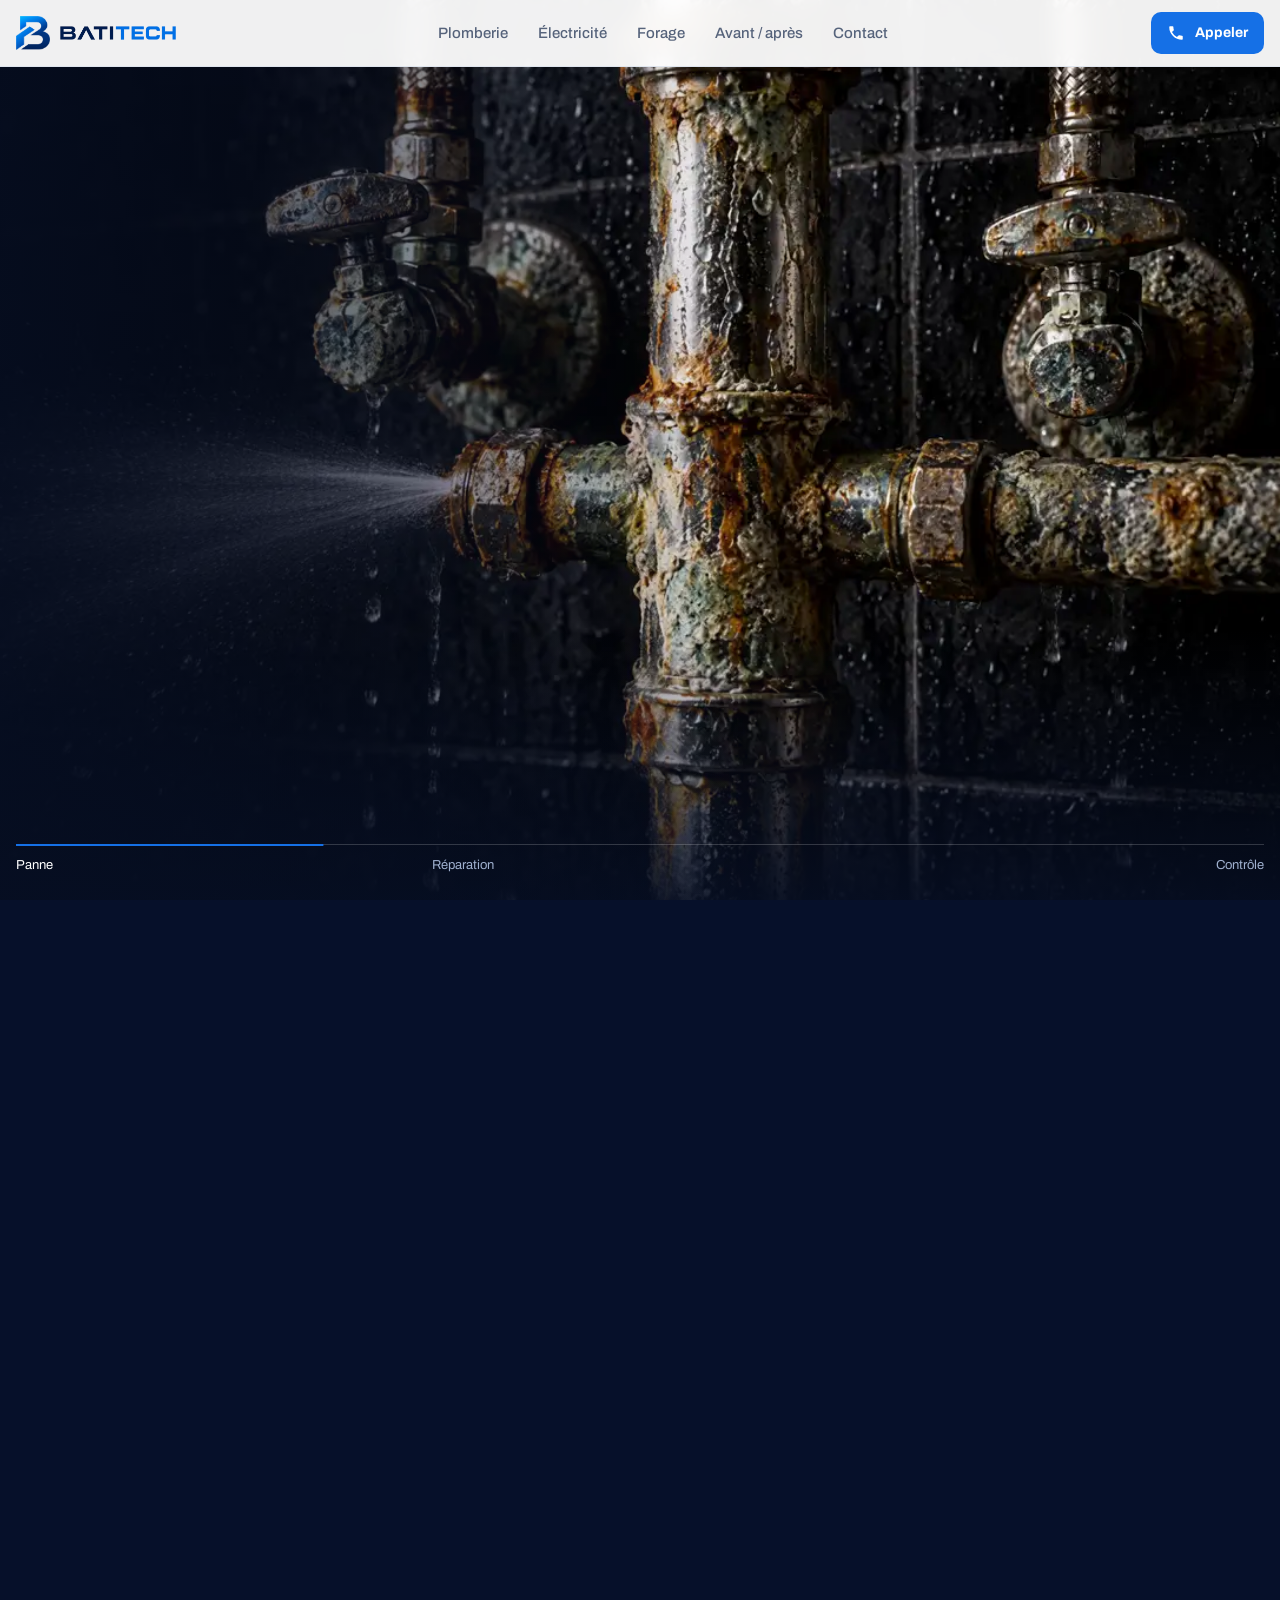
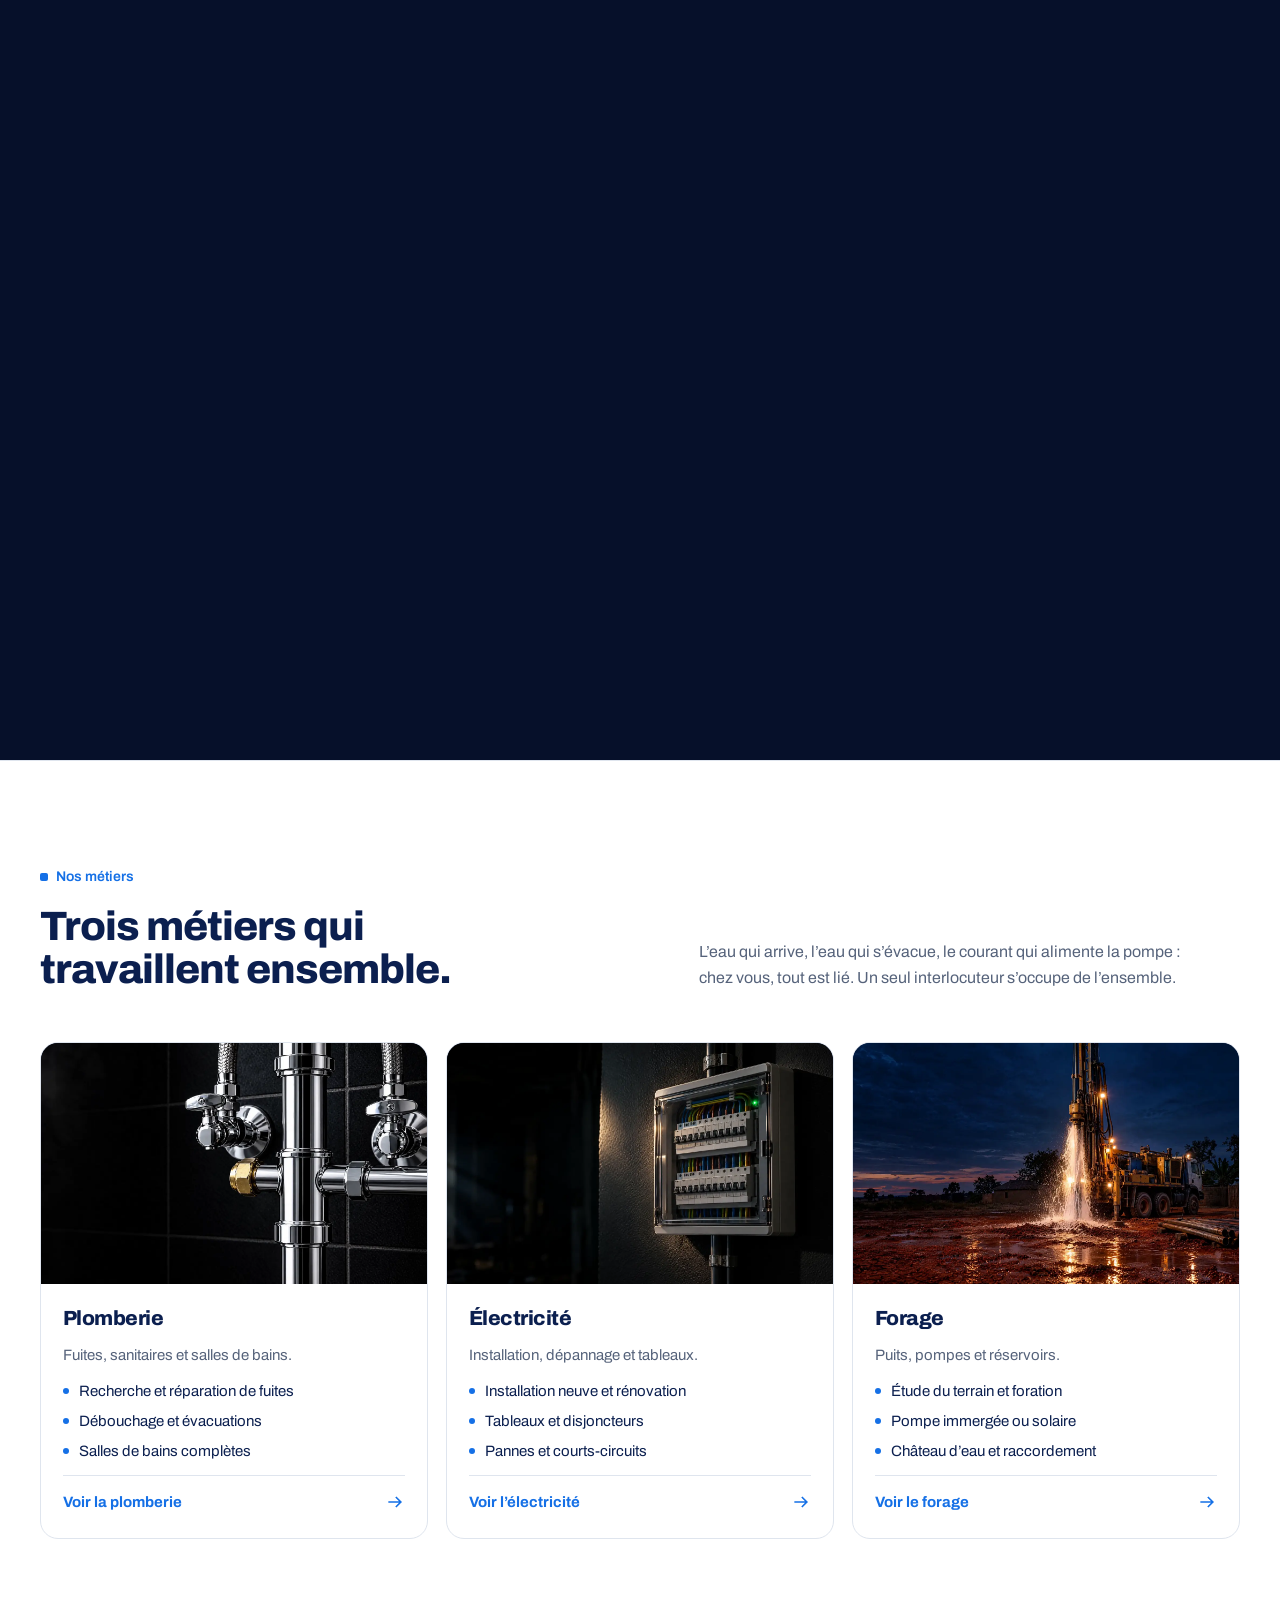
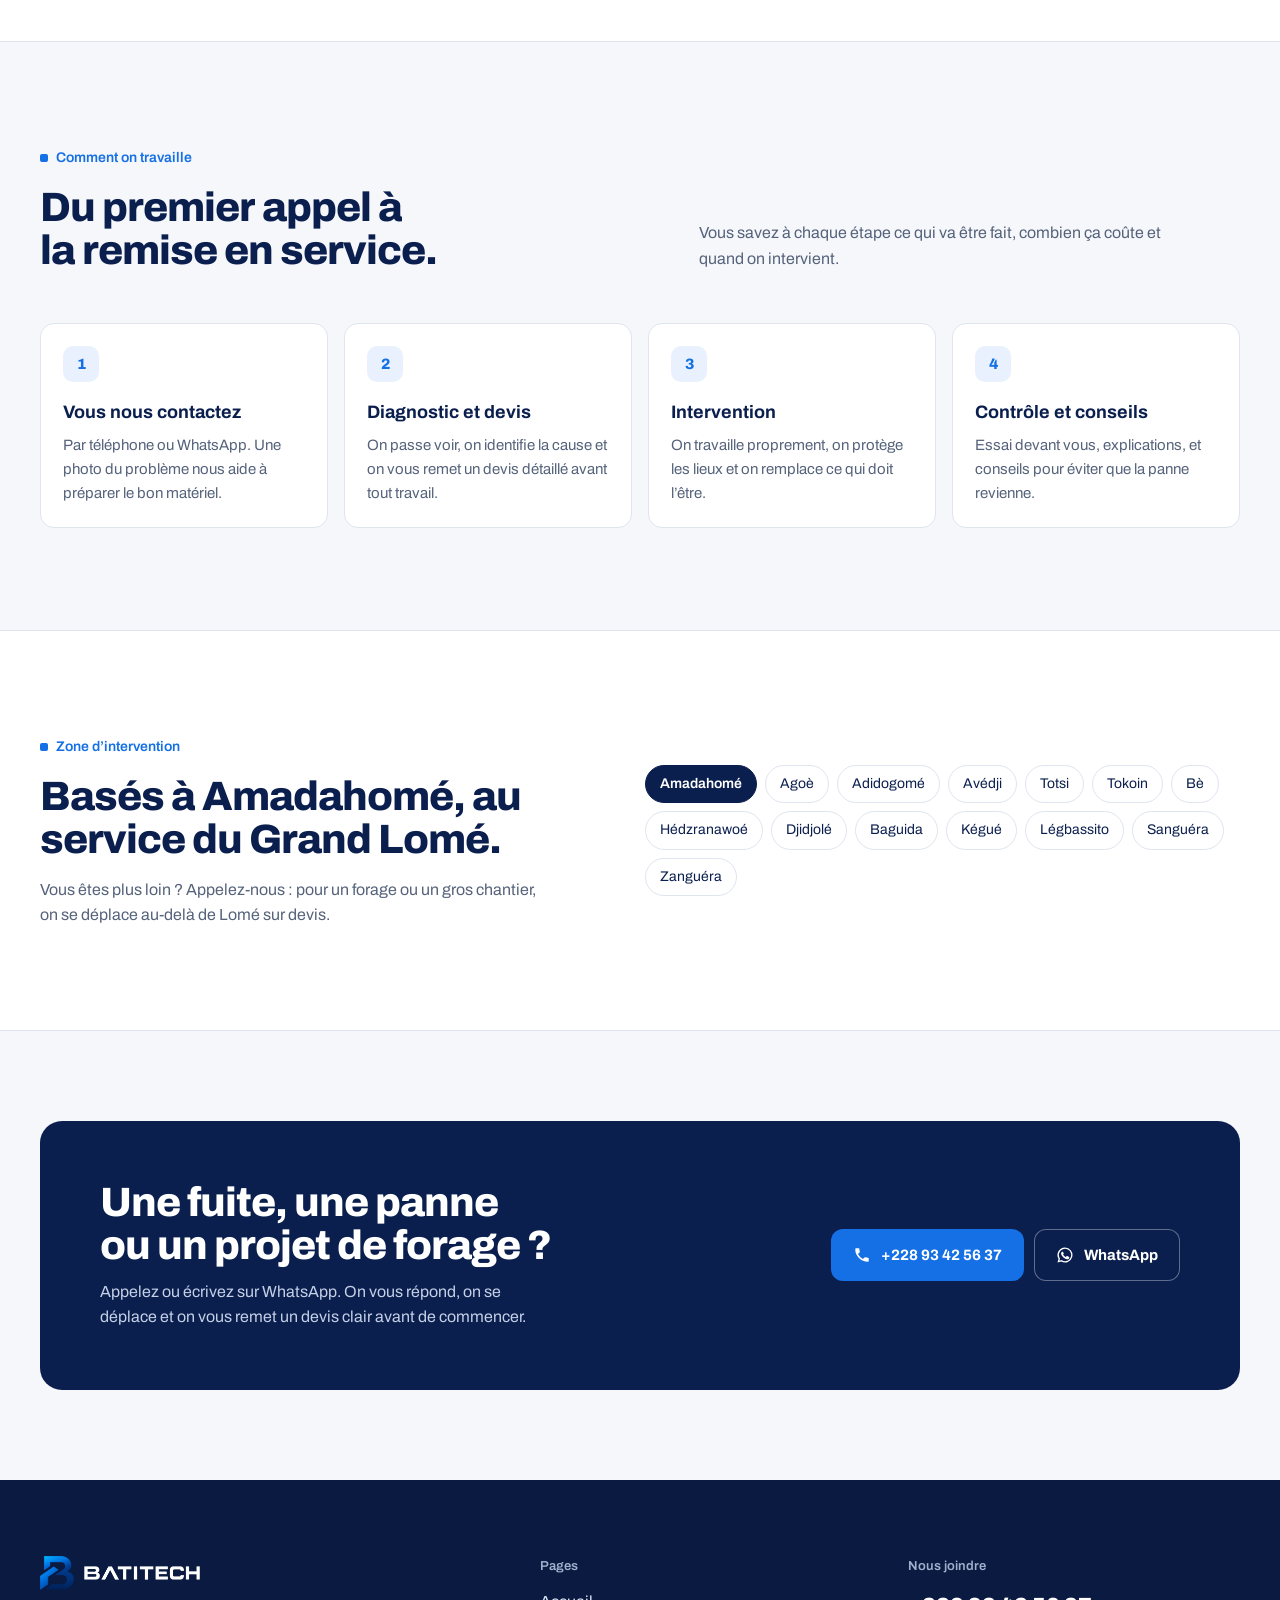
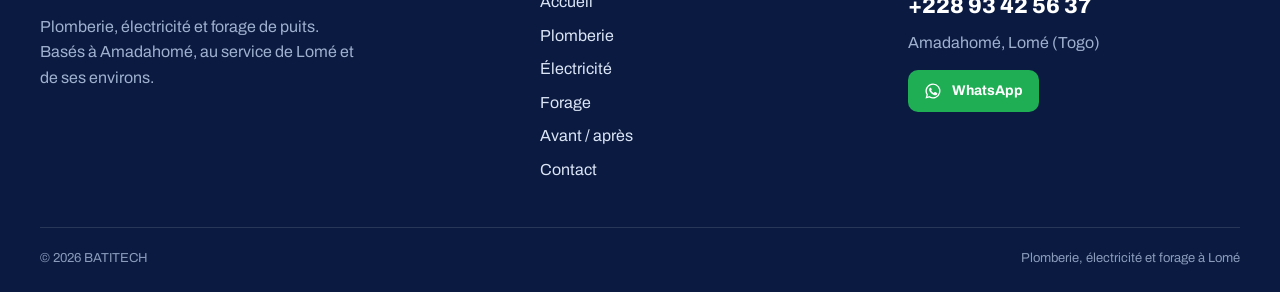
<file: index.html>
<!doctype html>
<html lang="fr">
<head>
<meta charset="utf-8">
<meta name="viewport" content="width=device-width, initial-scale=1, viewport-fit=cover">
<title>BATITECH — Plomberie, électricité et forage à Lomé</title>
<meta name="description" content="Plomberie, électricité et forage de puits à Lomé. Dépannage, installation, salles de bains, tableaux électriques, forages et pompes. Basés à Amadahomé.">
<meta name="claude:viewport-fit-sides" content="cover">
<meta name="theme-color" content="#ffffff">
<link rel="icon" type="image/png" href="assets/img/brand/favicon.png">
<link rel="preconnect" href="https://fonts.googleapis.com">
<link rel="preconnect" href="https://fonts.gstatic.com" crossorigin>
<link rel="stylesheet" href="https://fonts.googleapis.com/css2?family=Archivo:wght@400..800&display=swap">
<link rel="stylesheet" href="assets/css/style.css?v=8">
</head>
<body>
<header class="top">
  <a class="logo" href="index.html" aria-label="BATITECH, accueil"><img class="mk" src="assets/img/brand/batitech-mark.png" alt="" width="422" height="419"><img class="wd color" src="assets/img/brand/batitech-word.png" alt="BATITECH" width="893" height="108"><img class="wd white" src="assets/img/brand/batitech-word-white.png" alt="BATITECH" width="893" height="108"></a>
  <nav class="nav" aria-label="Navigation principale"><a href="plomberie.html">Plomberie</a><a href="electricite.html">Électricité</a><a href="forage.html">Forage</a><a href="avant-apres.html">Avant / après</a><a href="contact.html">Contact</a></nav>
  <div class="top-actions">
    <a class="btn sm" data-tel href="#"><svg viewBox="0 0 24 24" fill="currentColor" aria-hidden="true"><path d="M6.6 10.8a15.1 15.1 0 0 0 6.6 6.6l2.2-2.2a1 1 0 0 1 1-.25 11.4 11.4 0 0 0 3.6.57 1 1 0 0 1 1 1V20a1 1 0 0 1-1 1A17 17 0 0 1 3 4a1 1 0 0 1 1-1h3.5a1 1 0 0 1 1 1c0 1.25.2 2.45.57 3.57a1 1 0 0 1-.25 1Z"/></svg><span class="t">Appeler</span></a>
    <button class="burger" type="button" aria-label="Menu" aria-expanded="false" aria-controls="menu"><i></i><i></i></button>
  </div>
</header>
<div class="menu" id="menu"><nav aria-label="Menu mobile"><a href="index.html" aria-current="page">Accueil</a><a href="plomberie.html">Plomberie</a><a href="electricite.html">Électricité</a><a href="forage.html">Forage</a><a href="avant-apres.html">Avant / après</a><a href="contact.html">Contact</a></nav>
  <div class="m-foot"><a class="btn" data-tel href="#"><svg viewBox="0 0 24 24" fill="currentColor" aria-hidden="true"><path d="M6.6 10.8a15.1 15.1 0 0 0 6.6 6.6l2.2-2.2a1 1 0 0 1 1-.25 11.4 11.4 0 0 0 3.6.57 1 1 0 0 1 1 1V20a1 1 0 0 1-1 1A17 17 0 0 1 3 4a1 1 0 0 1 1-1h3.5a1 1 0 0 1 1 1c0 1.25.2 2.45.57 3.57a1 1 0 0 1-.25 1Z"/></svg><span data-phone></span></a><a class="btn wa" data-wa="Bonjour BATITECH," href="#"><svg viewBox="0 0 24 24" fill="currentColor" aria-hidden="true"><path d="M12 2a10 10 0 0 0-8.6 15.1L2 22l5-1.3A10 10 0 1 0 12 2Zm0 18.2a8.2 8.2 0 0 1-4.2-1.2l-.3-.2-3 .8.8-2.9-.2-.3A8.2 8.2 0 1 1 12 20.2Zm4.5-6.1c-.2-.1-1.5-.7-1.7-.8s-.4-.1-.6.1-.7.8-.8 1-.3.2-.5.1a6.7 6.7 0 0 1-3.3-2.9c-.2-.4.2-.4.7-1.3a.4.4 0 0 0 0-.4l-.8-1.8c-.2-.5-.4-.4-.6-.4h-.5a1 1 0 0 0-.7.3 3 3 0 0 0-.9 2.2 5.2 5.2 0 0 0 1.1 2.8 11.9 11.9 0 0 0 4.6 4c1.7.7 2.4.8 3.2.7a2.8 2.8 0 0 0 1.8-1.3 2.3 2.3 0 0 0 .2-1.3c-.1-.1-.3-.2-.5-.3Z"/></svg>WhatsApp</a></div></div>
<main>
<section class="film" data-seq="assets/frames/fuite" data-count="99" data-focus=".62" data-zoom="1.08,1" data-remap="0:0 .25:.12 .5:.3 .76:.62 1:1" aria-label="Raccord rouillé qui fuit, puis plomberie chromée neuve">
<div class="stage"><canvas role="img" aria-label="Raccord rouillé qui fuit, puis plomberie chromée neuve"></canvas><div class="scrim"></div>
<div class="caps"><div class="cap first" data-from="-1" data-to="0.24">
  <p class="kicker">Basés à Amadahomé, Lomé</p><h1 class="d1" data-split>Plomberie, électricité et forage, par une seule équipe.</h1><p class="lede">BATITECH dépanne, installe et entretient vos réseaux d’eau et d’électricité, et réalise vos forages de puits dans tout le Grand Lomé.</p><div class="actions"><a class="btn" data-tel href="#"><svg viewBox="0 0 24 24" fill="currentColor" aria-hidden="true"><path d="M6.6 10.8a15.1 15.1 0 0 0 6.6 6.6l2.2-2.2a1 1 0 0 1 1-.25 11.4 11.4 0 0 0 3.6.57 1 1 0 0 1 1 1V20a1 1 0 0 1-1 1A17 17 0 0 1 3 4a1 1 0 0 1 1-1h3.5a1 1 0 0 1 1 1c0 1.25.2 2.45.57 3.57a1 1 0 0 1-.25 1Z"/></svg>Appeler maintenant</a><a class="btn ghost" data-wa="Bonjour BATITECH, j'ai besoin d'une intervention." href="#"><svg viewBox="0 0 24 24" fill="currentColor" aria-hidden="true"><path d="M12 2a10 10 0 0 0-8.6 15.1L2 22l5-1.3A10 10 0 1 0 12 2Zm0 18.2a8.2 8.2 0 0 1-4.2-1.2l-.3-.2-3 .8.8-2.9-.2-.3A8.2 8.2 0 1 1 12 20.2Zm4.5-6.1c-.2-.1-1.5-.7-1.7-.8s-.4-.1-.6.1-.7.8-.8 1-.3.2-.5.1a6.7 6.7 0 0 1-3.3-2.9c-.2-.4.2-.4.7-1.3a.4.4 0 0 0 0-.4l-.8-1.8c-.2-.5-.4-.4-.6-.4h-.5a1 1 0 0 0-.7.3 3 3 0 0 0-.9 2.2 5.2 5.2 0 0 0 1.1 2.8 11.9 11.9 0 0 0 4.6 4c1.7.7 2.4.8 3.2.7a2.8 2.8 0 0 0 1.8-1.3 2.3 2.3 0 0 0 .2-1.3c-.1-.1-.3-.2-.5-.3Z"/></svg>Écrire sur WhatsApp</a></div>
</div><div class="cap" data-from="0.26" data-to="0.5">
  <p class="kicker">Le problème</p><h2 class="d1" data-split>Une fuite, un court-circuit, une pompe qui lâche ?</h2><p class="lede">On se déplace, on coupe ce qu’il faut couper et on trouve l’origine de la panne.</p>
</div><div class="cap" data-from="0.52" data-to="0.76">
  <p class="kicker">La réparation</p><h2 class="d1" data-split>Réparé avec du matériel qui tient dans le temps.</h2><p class="lede">Raccords, joints, vannes, câbles, disjoncteurs : la pièce usée est remplacée, pas bricolée.</p>
</div><div class="cap" data-from="0.78" data-to="2">
  <p class="kicker">Le résultat</p><h2 class="d1" data-split>Propre, sec et contrôlé.</h2><p class="lede">On remet en eau ou sous tension devant vous et on vérifie que tout fonctionne avant de partir.</p><div class="actions"><a class="btn" href="contact.html">Demander un devis<svg viewBox="0 0 24 24" fill="none" stroke="currentColor" stroke-width="2" aria-hidden="true"><path d="M4 12h15M13 6l6 6-6 6"/></svg></a></div>
</div></div>
<div class="tl" data-steps=".26,.52,.78" aria-hidden="true"><i class="fill"></i><span class="on">Panne</span><span>Réparation</span><span>Contrôle</span></div>
</div></section>
<section class="wrap sec alt"><div class="inner">
<div class="sec-head"><div><p class="kicker">Nos métiers</p><h2 class="d2" data-split>Trois métiers qui travaillent ensemble.</h2></div><p class="lede">L’eau qui arrive, l’eau qui s’évacue, le courant qui alimente la pompe : chez vous, tout est lié. Un seul interlocuteur s’occupe de l’ensemble.</p></div>
<div class="trades">
  <a class="trade rv" href="plomberie.html"><div class="pic"><img src="assets/img/fuite-apres.webp" alt="Plomberie chromée neuve avec raccord en laiton" loading="lazy" style="object-position:62% center"></div><div class="body"><h3 class="d3">Plomberie</h3><p>Fuites, sanitaires et salles de bains.</p><ul><li>Recherche et réparation de fuites</li><li>Débouchage et évacuations</li><li>Salles de bains complètes</li></ul><span class="go">Voir la plomberie<svg viewBox="0 0 24 24" fill="none" stroke="currentColor" stroke-width="2" aria-hidden="true"><path d="M4 12h15M13 6l6 6-6 6"/></svg></span></div></a>
  <a class="trade rv" href="electricite.html"><div class="pic"><img src="assets/img/elec-apres.webp" alt="Tableau électrique neuf avec disjoncteurs alignés" loading="lazy" style="object-position:72% center"></div><div class="body"><h3 class="d3">Électricité</h3><p>Installation, dépannage et tableaux.</p><ul><li>Installation neuve et rénovation</li><li>Tableaux et disjoncteurs</li><li>Pannes et courts-circuits</li></ul><span class="go">Voir l’électricité<svg viewBox="0 0 24 24" fill="none" stroke="currentColor" stroke-width="2" aria-hidden="true"><path d="M4 12h15M13 6l6 6-6 6"/></svg></span></div></a>
  <a class="trade rv" href="forage.html"><div class="pic"><img src="assets/img/forage-apres.webp" alt="Foreuse au crépuscule, l’eau jaillit du forage" loading="lazy" style="object-position:60% center"></div><div class="body"><h3 class="d3">Forage</h3><p>Puits, pompes et réservoirs.</p><ul><li>Étude du terrain et foration</li><li>Pompe immergée ou solaire</li><li>Château d’eau et raccordement</li></ul><span class="go">Voir le forage<svg viewBox="0 0 24 24" fill="none" stroke="currentColor" stroke-width="2" aria-hidden="true"><path d="M4 12h15M13 6l6 6-6 6"/></svg></span></div></a>
</div></div></section>

<section class="wrap sec"><div class="inner">
<div class="sec-head"><div><p class="kicker">Comment on travaille</p><h2 class="d2" data-split>Du premier appel à la remise en service.</h2></div><p class="lede">Vous savez à chaque étape ce qui va être fait, combien ça coûte et quand on intervient.</p></div>
<ol class="steps" style="--n:4"><li class="step rv"><div class="num">1</div><h3>Vous nous contactez</h3><p>Par téléphone ou WhatsApp. Une photo du problème nous aide à préparer le bon matériel.</p></li><li class="step rv"><div class="num">2</div><h3>Diagnostic et devis</h3><p>On passe voir, on identifie la cause et on vous remet un devis détaillé avant tout travail.</p></li><li class="step rv"><div class="num">3</div><h3>Intervention</h3><p>On travaille proprement, on protège les lieux et on remplace ce qui doit l’être.</p></li><li class="step rv"><div class="num">4</div><h3>Contrôle et conseils</h3><p>Essai devant vous, explications, et conseils pour éviter que la panne revienne.</p></li></ol>
</div></section>

<section class="wrap sec alt"><div class="inner zone">
  <div><p class="kicker">Zone d’intervention</p><h2 class="d2" data-split>Basés à Amadahomé, au service du Grand Lomé.</h2><p class="lede">Vous êtes plus loin ? Appelez-nous : pour un forage ou un gros chantier, on se déplace au-delà de Lomé sur devis.</p></div>
  <ul class="rv"><li class="home">Amadahomé</li><li>Agoè</li><li>Adidogomé</li><li>Avédji</li><li>Totsi</li><li>Tokoin</li><li>Bè</li><li>Hédzranawoé</li><li>Djidjolé</li><li>Baguida</li><li>Kégué</li><li>Légbassito</li><li>Sanguéra</li><li>Zanguéra</li></ul>
</div></section>
<div style="height:clamp(56px,7vw,96px)"></div>
<section class="wrap"><div class="inner"><div class="cta rv">
  <div><h2 class="d2" data-split>Une fuite, une panne ou un projet de forage ?</h2><p>Appelez ou écrivez sur WhatsApp. On vous répond, on se déplace et on vous remet un devis clair avant de commencer.</p></div>
  <div class="actions"><a class="btn" data-tel href="#"><svg viewBox="0 0 24 24" fill="currentColor" aria-hidden="true"><path d="M6.6 10.8a15.1 15.1 0 0 0 6.6 6.6l2.2-2.2a1 1 0 0 1 1-.25 11.4 11.4 0 0 0 3.6.57 1 1 0 0 1 1 1V20a1 1 0 0 1-1 1A17 17 0 0 1 3 4a1 1 0 0 1 1-1h3.5a1 1 0 0 1 1 1c0 1.25.2 2.45.57 3.57a1 1 0 0 1-.25 1Z"/></svg><span data-phone></span></a><a class="btn ghost" data-wa="Bonjour BATITECH, j'ai besoin d'un devis." href="#"><svg viewBox="0 0 24 24" fill="currentColor" aria-hidden="true"><path d="M12 2a10 10 0 0 0-8.6 15.1L2 22l5-1.3A10 10 0 1 0 12 2Zm0 18.2a8.2 8.2 0 0 1-4.2-1.2l-.3-.2-3 .8.8-2.9-.2-.3A8.2 8.2 0 1 1 12 20.2Zm4.5-6.1c-.2-.1-1.5-.7-1.7-.8s-.4-.1-.6.1-.7.8-.8 1-.3.2-.5.1a6.7 6.7 0 0 1-3.3-2.9c-.2-.4.2-.4.7-1.3a.4.4 0 0 0 0-.4l-.8-1.8c-.2-.5-.4-.4-.6-.4h-.5a1 1 0 0 0-.7.3 3 3 0 0 0-.9 2.2 5.2 5.2 0 0 0 1.1 2.8 11.9 11.9 0 0 0 4.6 4c1.7.7 2.4.8 3.2.7a2.8 2.8 0 0 0 1.8-1.3 2.3 2.3 0 0 0 .2-1.3c-.1-.1-.3-.2-.5-.3Z"/></svg>WhatsApp</a></div>
</div></div></section>
</main>
<footer class="wrap foot"><div class="inner">
  <div class="foot-grid">
    <div><a class="logo" href="index.html" aria-label="BATITECH, accueil"><img class="mk" src="assets/img/brand/batitech-mark.png" alt="" width="422" height="419"><img class="wd color" src="assets/img/brand/batitech-word.png" alt="BATITECH" width="893" height="108"><img class="wd white" src="assets/img/brand/batitech-word-white.png" alt="BATITECH" width="893" height="108"></a>
      <p style="max-width:36ch;margin:16px 0 0">Plomberie, électricité et forage de puits. Basés à Amadahomé, au service de Lomé et de ses environs.</p></div>
    <div><h4>Pages</h4><ul><li><a href="index.html">Accueil</a></li><li><a href="plomberie.html">Plomberie</a></li><li><a href="electricite.html">Électricité</a></li><li><a href="forage.html">Forage</a></li><li><a href="avant-apres.html">Avant / après</a></li><li><a href="contact.html">Contact</a></li></ul></div>
    <div><h4>Nous joindre</h4><div class="phone" data-phone></div><p style="margin:6px 0 14px" data-address></p>
      <a class="btn sm wa" data-wa="Bonjour BATITECH," href="#"><svg viewBox="0 0 24 24" fill="currentColor" aria-hidden="true"><path d="M12 2a10 10 0 0 0-8.6 15.1L2 22l5-1.3A10 10 0 1 0 12 2Zm0 18.2a8.2 8.2 0 0 1-4.2-1.2l-.3-.2-3 .8.8-2.9-.2-.3A8.2 8.2 0 1 1 12 20.2Zm4.5-6.1c-.2-.1-1.5-.7-1.7-.8s-.4-.1-.6.1-.7.8-.8 1-.3.2-.5.1a6.7 6.7 0 0 1-3.3-2.9c-.2-.4.2-.4.7-1.3a.4.4 0 0 0 0-.4l-.8-1.8c-.2-.5-.4-.4-.6-.4h-.5a1 1 0 0 0-.7.3 3 3 0 0 0-.9 2.2 5.2 5.2 0 0 0 1.1 2.8 11.9 11.9 0 0 0 4.6 4c1.7.7 2.4.8 3.2.7a2.8 2.8 0 0 0 1.8-1.3 2.3 2.3 0 0 0 .2-1.3c-.1-.1-.3-.2-.5-.3Z"/></svg>WhatsApp</a></div>
  </div>
  <div class="foot-bottom"><span>© <span data-year></span> BATITECH</span><span>Plomberie, électricité et forage à Lomé</span></div>
</div></footer>
<a class="wa-float" data-wa="Bonjour BATITECH," href="#" aria-label="Écrire sur WhatsApp"><svg viewBox="0 0 24 24" fill="currentColor" aria-hidden="true"><path d="M12 2a10 10 0 0 0-8.6 15.1L2 22l5-1.3A10 10 0 1 0 12 2Zm0 18.2a8.2 8.2 0 0 1-4.2-1.2l-.3-.2-3 .8.8-2.9-.2-.3A8.2 8.2 0 1 1 12 20.2Zm4.5-6.1c-.2-.1-1.5-.7-1.7-.8s-.4-.1-.6.1-.7.8-.8 1-.3.2-.5.1a6.7 6.7 0 0 1-3.3-2.9c-.2-.4.2-.4.7-1.3a.4.4 0 0 0 0-.4l-.8-1.8c-.2-.5-.4-.4-.6-.4h-.5a1 1 0 0 0-.7.3 3 3 0 0 0-.9 2.2 5.2 5.2 0 0 0 1.1 2.8 11.9 11.9 0 0 0 4.6 4c1.7.7 2.4.8 3.2.7a2.8 2.8 0 0 0 1.8-1.3 2.3 2.3 0 0 0 .2-1.3c-.1-.1-.3-.2-.5-.3Z"/></svg></a>
<script src="assets/js/config.js?v=8"></script>
<script src="assets/js/main.js?v=8"></script>
</body>
</html>
</file>
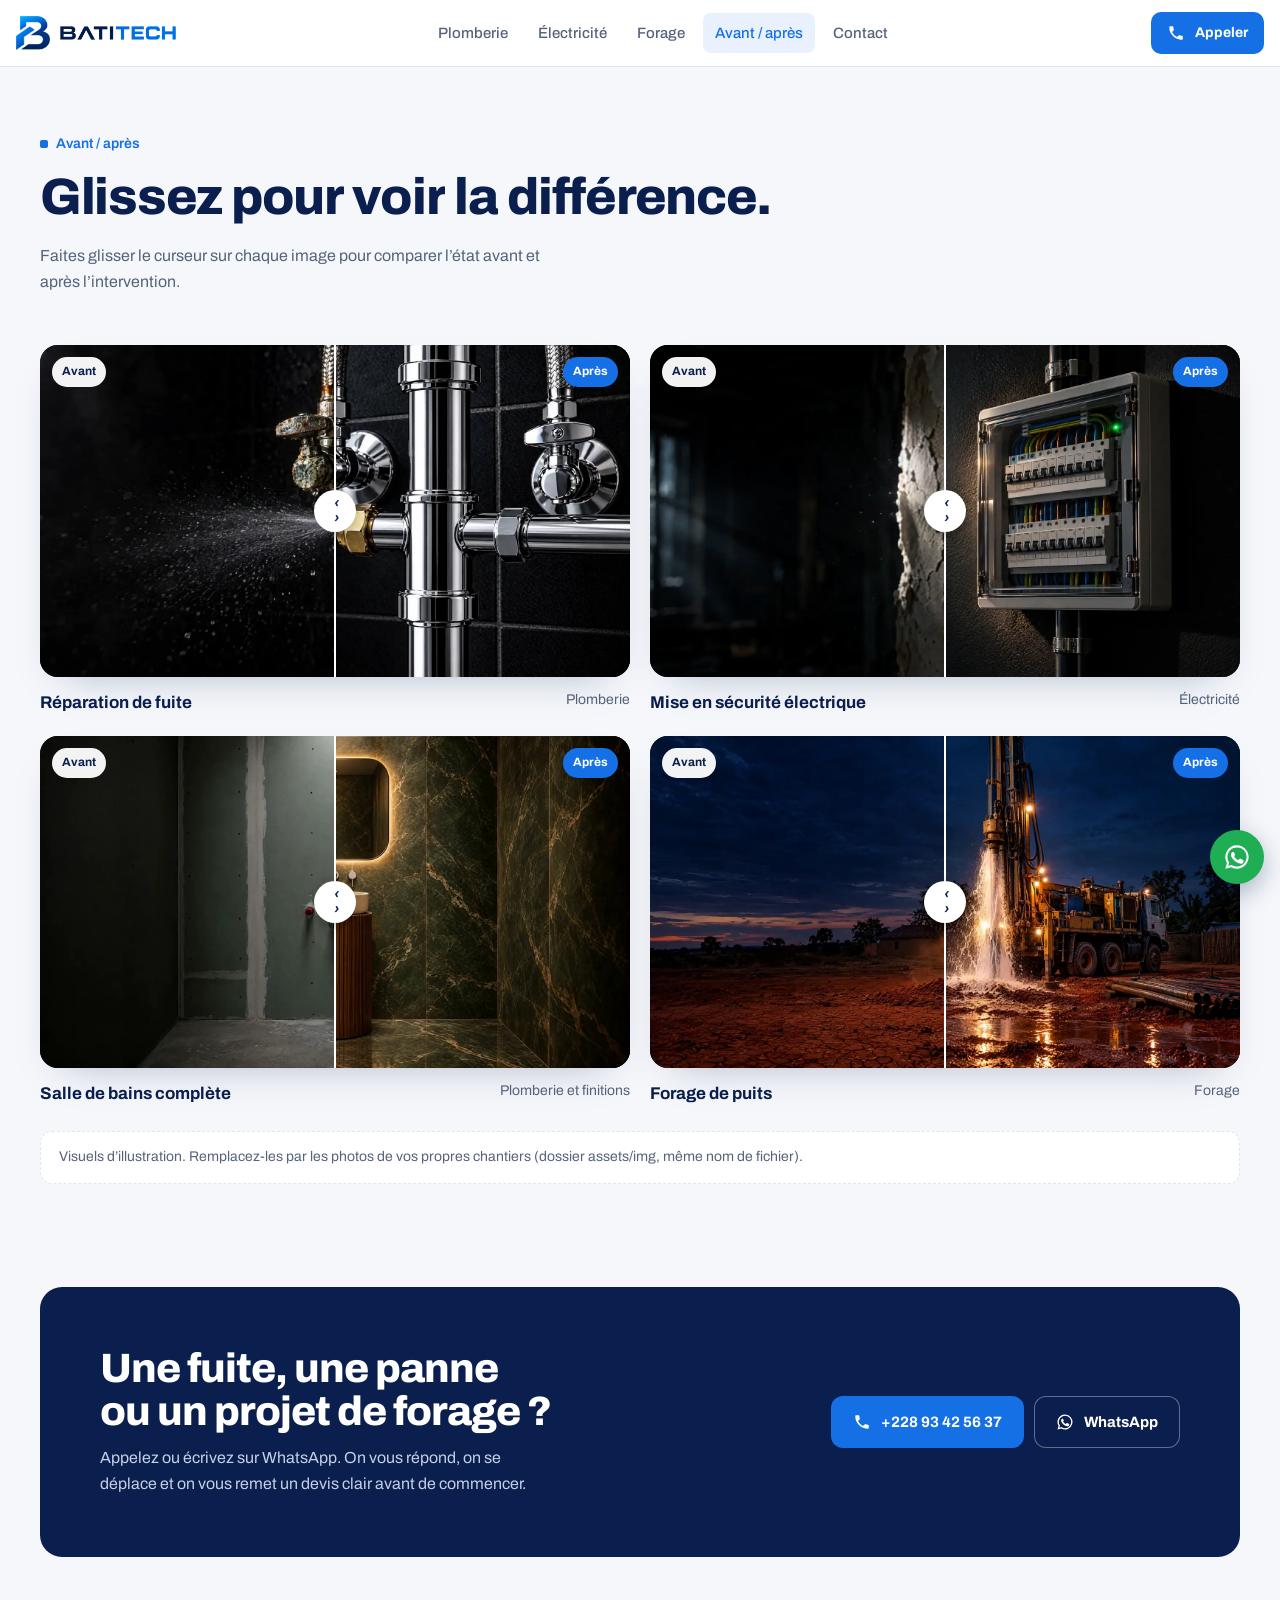
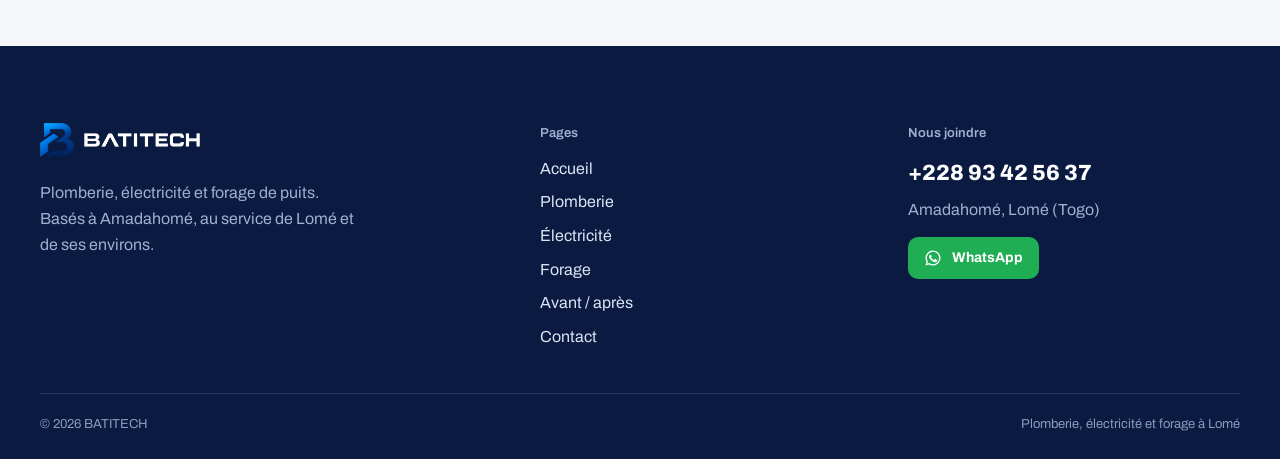
<file: avant-apres.html>
<!doctype html>
<html lang="fr">
<head>
<meta charset="utf-8">
<meta name="viewport" content="width=device-width, initial-scale=1, viewport-fit=cover">
<title>Avant / après — BATITECH</title>
<meta name="description" content="Avant et après nos interventions en plomberie, électricité et forage à Lomé.">
<meta name="claude:viewport-fit-sides" content="cover">
<meta name="theme-color" content="#ffffff">
<link rel="icon" type="image/png" href="assets/img/brand/favicon.png">
<link rel="preconnect" href="https://fonts.googleapis.com">
<link rel="preconnect" href="https://fonts.gstatic.com" crossorigin>
<link rel="stylesheet" href="https://fonts.googleapis.com/css2?family=Archivo:wght@400..800&display=swap">
<link rel="stylesheet" href="assets/css/style.css?v=8">
</head>
<body>
<header class="top">
  <a class="logo" href="index.html" aria-label="BATITECH, accueil"><img class="mk" src="assets/img/brand/batitech-mark.png" alt="" width="422" height="419"><img class="wd color" src="assets/img/brand/batitech-word.png" alt="BATITECH" width="893" height="108"><img class="wd white" src="assets/img/brand/batitech-word-white.png" alt="BATITECH" width="893" height="108"></a>
  <nav class="nav" aria-label="Navigation principale"><a href="plomberie.html">Plomberie</a><a href="electricite.html">Électricité</a><a href="forage.html">Forage</a><a href="avant-apres.html" aria-current="page">Avant / après</a><a href="contact.html">Contact</a></nav>
  <div class="top-actions">
    <a class="btn sm" data-tel href="#"><svg viewBox="0 0 24 24" fill="currentColor" aria-hidden="true"><path d="M6.6 10.8a15.1 15.1 0 0 0 6.6 6.6l2.2-2.2a1 1 0 0 1 1-.25 11.4 11.4 0 0 0 3.6.57 1 1 0 0 1 1 1V20a1 1 0 0 1-1 1A17 17 0 0 1 3 4a1 1 0 0 1 1-1h3.5a1 1 0 0 1 1 1c0 1.25.2 2.45.57 3.57a1 1 0 0 1-.25 1Z"/></svg><span class="t">Appeler</span></a>
    <button class="burger" type="button" aria-label="Menu" aria-expanded="false" aria-controls="menu"><i></i><i></i></button>
  </div>
</header>
<div class="menu" id="menu"><nav aria-label="Menu mobile"><a href="index.html">Accueil</a><a href="plomberie.html">Plomberie</a><a href="electricite.html">Électricité</a><a href="forage.html">Forage</a><a href="avant-apres.html" aria-current="page">Avant / après</a><a href="contact.html">Contact</a></nav>
  <div class="m-foot"><a class="btn" data-tel href="#"><svg viewBox="0 0 24 24" fill="currentColor" aria-hidden="true"><path d="M6.6 10.8a15.1 15.1 0 0 0 6.6 6.6l2.2-2.2a1 1 0 0 1 1-.25 11.4 11.4 0 0 0 3.6.57 1 1 0 0 1 1 1V20a1 1 0 0 1-1 1A17 17 0 0 1 3 4a1 1 0 0 1 1-1h3.5a1 1 0 0 1 1 1c0 1.25.2 2.45.57 3.57a1 1 0 0 1-.25 1Z"/></svg><span data-phone></span></a><a class="btn wa" data-wa="Bonjour BATITECH," href="#"><svg viewBox="0 0 24 24" fill="currentColor" aria-hidden="true"><path d="M12 2a10 10 0 0 0-8.6 15.1L2 22l5-1.3A10 10 0 1 0 12 2Zm0 18.2a8.2 8.2 0 0 1-4.2-1.2l-.3-.2-3 .8.8-2.9-.2-.3A8.2 8.2 0 1 1 12 20.2Zm4.5-6.1c-.2-.1-1.5-.7-1.7-.8s-.4-.1-.6.1-.7.8-.8 1-.3.2-.5.1a6.7 6.7 0 0 1-3.3-2.9c-.2-.4.2-.4.7-1.3a.4.4 0 0 0 0-.4l-.8-1.8c-.2-.5-.4-.4-.6-.4h-.5a1 1 0 0 0-.7.3 3 3 0 0 0-.9 2.2 5.2 5.2 0 0 0 1.1 2.8 11.9 11.9 0 0 0 4.6 4c1.7.7 2.4.8 3.2.7a2.8 2.8 0 0 0 1.8-1.3 2.3 2.3 0 0 0 .2-1.3c-.1-.1-.3-.2-.5-.3Z"/></svg>WhatsApp</a></div></div>
<main>
<section class="wrap page-hero"><div class="inner">
<p class="kicker">Avant / après</p><h1 class="d1" data-split>Glissez pour voir la différence.</h1>
<p class="lede" style="margin-top:18px">Faites glisser le curseur sur chaque image pour comparer l’état avant et après l’intervention.</p>
</div></section>
<section class="wrap" style="padding-bottom:clamp(56px,7vw,96px)"><div class="inner">
<div class="ba-grid">
<figure class="ba rv"><div class="ba-frame"><img src="assets/img/fuite-avant.webp" alt="Réparation de fuite, avant" loading="lazy"><img class="after" src="assets/img/fuite-apres.webp" alt="Réparation de fuite, après" loading="lazy"><span class="tag l">Avant</span><span class="tag r">Après</span><i class="handle"><b>‹ ›</b></i><input type="range" min="0" max="100" value="50" aria-label="Comparer avant et après : Réparation de fuite"></div><figcaption><b>Réparation de fuite</b><span>Plomberie</span></figcaption></figure>
<figure class="ba rv"><div class="ba-frame"><img src="assets/img/elec-avant.webp" alt="Mise en sécurité électrique, avant" loading="lazy"><img class="after" src="assets/img/elec-apres.webp" alt="Mise en sécurité électrique, après" loading="lazy"><span class="tag l">Avant</span><span class="tag r">Après</span><i class="handle"><b>‹ ›</b></i><input type="range" min="0" max="100" value="50" aria-label="Comparer avant et après : Mise en sécurité électrique"></div><figcaption><b>Mise en sécurité électrique</b><span>Électricité</span></figcaption></figure>
<figure class="ba rv"><div class="ba-frame"><img src="assets/img/sdb-avant.webp" alt="Salle de bains complète, avant" loading="lazy"><img class="after" src="assets/img/sdb-apres.webp" alt="Salle de bains complète, après" loading="lazy"><span class="tag l">Avant</span><span class="tag r">Après</span><i class="handle"><b>‹ ›</b></i><input type="range" min="0" max="100" value="50" aria-label="Comparer avant et après : Salle de bains complète"></div><figcaption><b>Salle de bains complète</b><span>Plomberie et finitions</span></figcaption></figure>
<figure class="ba rv"><div class="ba-frame"><img src="assets/img/forage-avant.webp" alt="Forage de puits, avant" loading="lazy"><img class="after" src="assets/img/forage-apres.webp" alt="Forage de puits, après" loading="lazy"><span class="tag l">Avant</span><span class="tag r">Après</span><i class="handle"><b>‹ ›</b></i><input type="range" min="0" max="100" value="50" aria-label="Comparer avant et après : Forage de puits"></div><figcaption><b>Forage de puits</b><span>Forage</span></figcaption></figure>
</div>
<p class="note">Visuels d’illustration. Remplacez-les par les photos de vos propres chantiers (dossier assets/img, même nom de fichier).</p>
</div></section>
<section class="wrap"><div class="inner"><div class="cta rv">
  <div><h2 class="d2" data-split>Une fuite, une panne ou un projet de forage ?</h2><p>Appelez ou écrivez sur WhatsApp. On vous répond, on se déplace et on vous remet un devis clair avant de commencer.</p></div>
  <div class="actions"><a class="btn" data-tel href="#"><svg viewBox="0 0 24 24" fill="currentColor" aria-hidden="true"><path d="M6.6 10.8a15.1 15.1 0 0 0 6.6 6.6l2.2-2.2a1 1 0 0 1 1-.25 11.4 11.4 0 0 0 3.6.57 1 1 0 0 1 1 1V20a1 1 0 0 1-1 1A17 17 0 0 1 3 4a1 1 0 0 1 1-1h3.5a1 1 0 0 1 1 1c0 1.25.2 2.45.57 3.57a1 1 0 0 1-.25 1Z"/></svg><span data-phone></span></a><a class="btn ghost" data-wa="Bonjour BATITECH, j'ai besoin d'un devis." href="#"><svg viewBox="0 0 24 24" fill="currentColor" aria-hidden="true"><path d="M12 2a10 10 0 0 0-8.6 15.1L2 22l5-1.3A10 10 0 1 0 12 2Zm0 18.2a8.2 8.2 0 0 1-4.2-1.2l-.3-.2-3 .8.8-2.9-.2-.3A8.2 8.2 0 1 1 12 20.2Zm4.5-6.1c-.2-.1-1.5-.7-1.7-.8s-.4-.1-.6.1-.7.8-.8 1-.3.2-.5.1a6.7 6.7 0 0 1-3.3-2.9c-.2-.4.2-.4.7-1.3a.4.4 0 0 0 0-.4l-.8-1.8c-.2-.5-.4-.4-.6-.4h-.5a1 1 0 0 0-.7.3 3 3 0 0 0-.9 2.2 5.2 5.2 0 0 0 1.1 2.8 11.9 11.9 0 0 0 4.6 4c1.7.7 2.4.8 3.2.7a2.8 2.8 0 0 0 1.8-1.3 2.3 2.3 0 0 0 .2-1.3c-.1-.1-.3-.2-.5-.3Z"/></svg>WhatsApp</a></div>
</div></div></section>
</main>
<footer class="wrap foot"><div class="inner">
  <div class="foot-grid">
    <div><a class="logo" href="index.html" aria-label="BATITECH, accueil"><img class="mk" src="assets/img/brand/batitech-mark.png" alt="" width="422" height="419"><img class="wd color" src="assets/img/brand/batitech-word.png" alt="BATITECH" width="893" height="108"><img class="wd white" src="assets/img/brand/batitech-word-white.png" alt="BATITECH" width="893" height="108"></a>
      <p style="max-width:36ch;margin:16px 0 0">Plomberie, électricité et forage de puits. Basés à Amadahomé, au service de Lomé et de ses environs.</p></div>
    <div><h4>Pages</h4><ul><li><a href="index.html">Accueil</a></li><li><a href="plomberie.html">Plomberie</a></li><li><a href="electricite.html">Électricité</a></li><li><a href="forage.html">Forage</a></li><li><a href="avant-apres.html">Avant / après</a></li><li><a href="contact.html">Contact</a></li></ul></div>
    <div><h4>Nous joindre</h4><div class="phone" data-phone></div><p style="margin:6px 0 14px" data-address></p>
      <a class="btn sm wa" data-wa="Bonjour BATITECH," href="#"><svg viewBox="0 0 24 24" fill="currentColor" aria-hidden="true"><path d="M12 2a10 10 0 0 0-8.6 15.1L2 22l5-1.3A10 10 0 1 0 12 2Zm0 18.2a8.2 8.2 0 0 1-4.2-1.2l-.3-.2-3 .8.8-2.9-.2-.3A8.2 8.2 0 1 1 12 20.2Zm4.5-6.1c-.2-.1-1.5-.7-1.7-.8s-.4-.1-.6.1-.7.8-.8 1-.3.2-.5.1a6.7 6.7 0 0 1-3.3-2.9c-.2-.4.2-.4.7-1.3a.4.4 0 0 0 0-.4l-.8-1.8c-.2-.5-.4-.4-.6-.4h-.5a1 1 0 0 0-.7.3 3 3 0 0 0-.9 2.2 5.2 5.2 0 0 0 1.1 2.8 11.9 11.9 0 0 0 4.6 4c1.7.7 2.4.8 3.2.7a2.8 2.8 0 0 0 1.8-1.3 2.3 2.3 0 0 0 .2-1.3c-.1-.1-.3-.2-.5-.3Z"/></svg>WhatsApp</a></div>
  </div>
  <div class="foot-bottom"><span>© <span data-year></span> BATITECH</span><span>Plomberie, électricité et forage à Lomé</span></div>
</div></footer>
<a class="wa-float" data-wa="Bonjour BATITECH," href="#" aria-label="Écrire sur WhatsApp"><svg viewBox="0 0 24 24" fill="currentColor" aria-hidden="true"><path d="M12 2a10 10 0 0 0-8.6 15.1L2 22l5-1.3A10 10 0 1 0 12 2Zm0 18.2a8.2 8.2 0 0 1-4.2-1.2l-.3-.2-3 .8.8-2.9-.2-.3A8.2 8.2 0 1 1 12 20.2Zm4.5-6.1c-.2-.1-1.5-.7-1.7-.8s-.4-.1-.6.1-.7.8-.8 1-.3.2-.5.1a6.7 6.7 0 0 1-3.3-2.9c-.2-.4.2-.4.7-1.3a.4.4 0 0 0 0-.4l-.8-1.8c-.2-.5-.4-.4-.6-.4h-.5a1 1 0 0 0-.7.3 3 3 0 0 0-.9 2.2 5.2 5.2 0 0 0 1.1 2.8 11.9 11.9 0 0 0 4.6 4c1.7.7 2.4.8 3.2.7a2.8 2.8 0 0 0 1.8-1.3 2.3 2.3 0 0 0 .2-1.3c-.1-.1-.3-.2-.5-.3Z"/></svg></a>
<script src="assets/js/config.js?v=8"></script>
<script src="assets/js/main.js?v=8"></script>
</body>
</html>
</file>
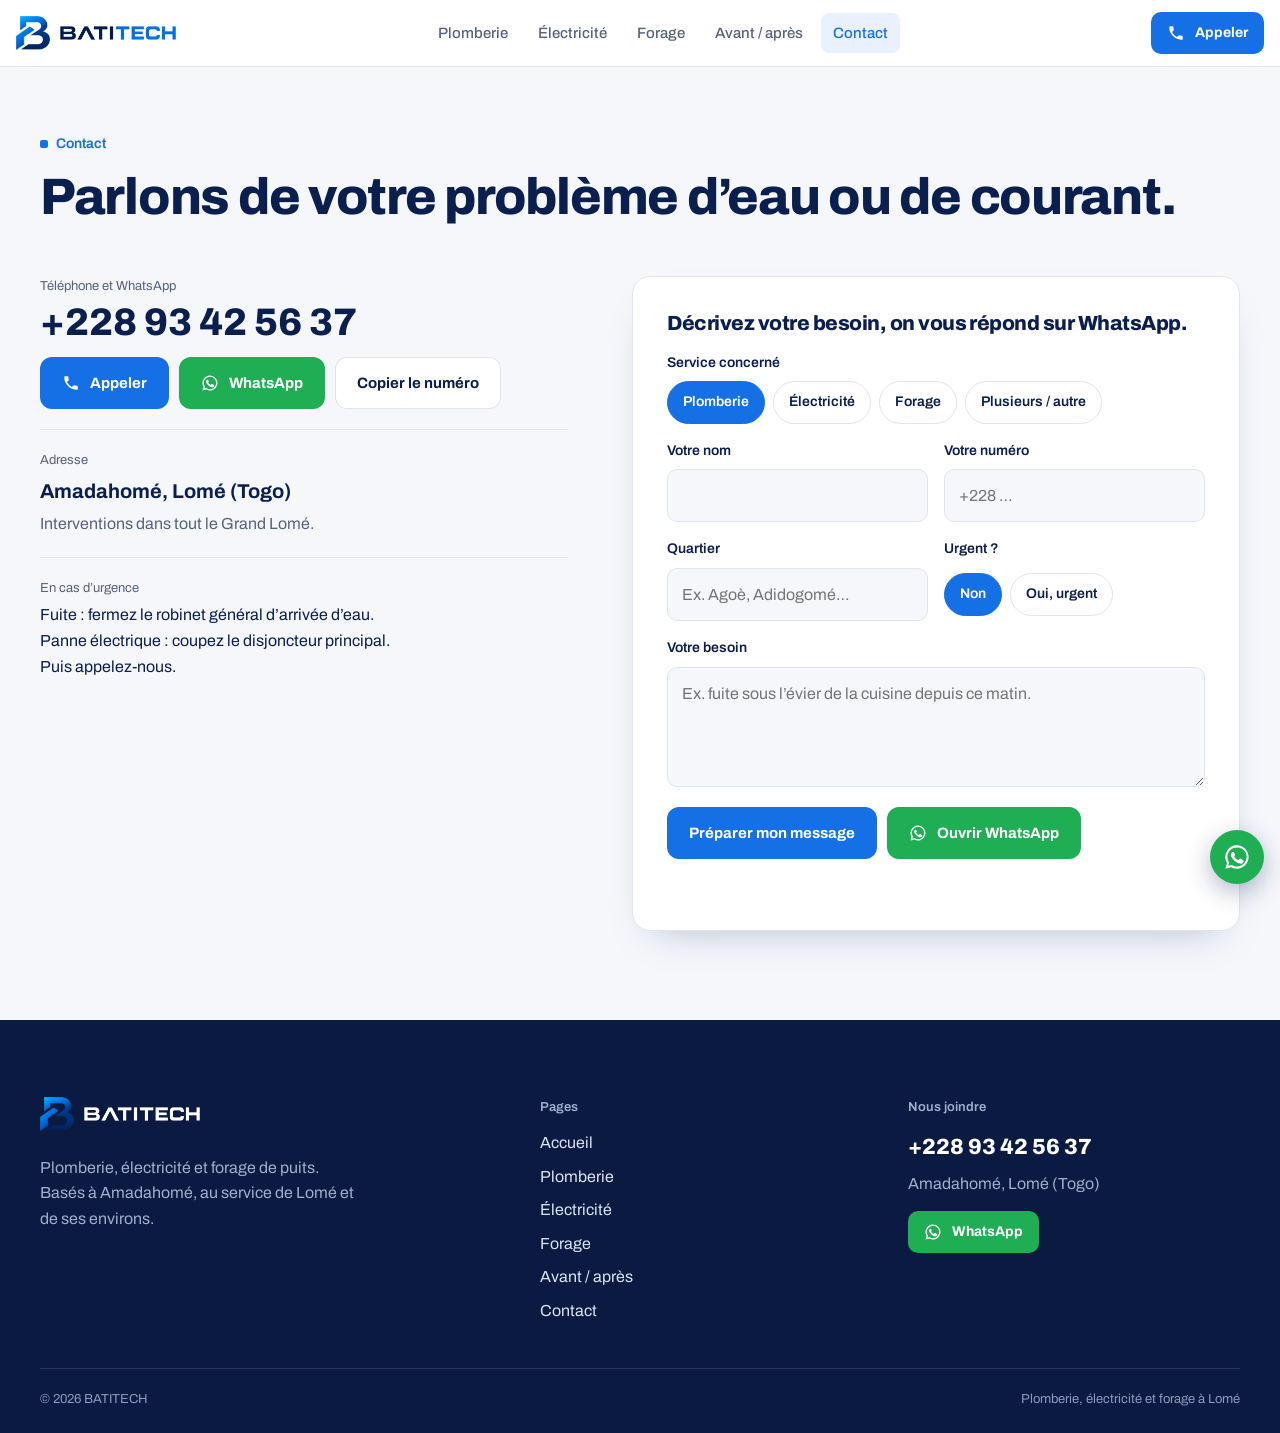
<file: contact.html>
<!doctype html>
<html lang="fr">
<head>
<meta charset="utf-8">
<meta name="viewport" content="width=device-width, initial-scale=1, viewport-fit=cover">
<title>Contact — BATITECH</title>
<meta name="description" content="Contactez BATITECH à Amadahomé, Lomé : téléphone, WhatsApp, demande de devis.">
<meta name="claude:viewport-fit-sides" content="cover">
<meta name="theme-color" content="#ffffff">
<link rel="icon" type="image/png" href="assets/img/brand/favicon.png">
<link rel="preconnect" href="https://fonts.googleapis.com">
<link rel="preconnect" href="https://fonts.gstatic.com" crossorigin>
<link rel="stylesheet" href="https://fonts.googleapis.com/css2?family=Archivo:wght@400..800&display=swap">
<link rel="stylesheet" href="assets/css/style.css?v=8">
</head>
<body>
<header class="top">
  <a class="logo" href="index.html" aria-label="BATITECH, accueil"><img class="mk" src="assets/img/brand/batitech-mark.png" alt="" width="422" height="419"><img class="wd color" src="assets/img/brand/batitech-word.png" alt="BATITECH" width="893" height="108"><img class="wd white" src="assets/img/brand/batitech-word-white.png" alt="BATITECH" width="893" height="108"></a>
  <nav class="nav" aria-label="Navigation principale"><a href="plomberie.html">Plomberie</a><a href="electricite.html">Électricité</a><a href="forage.html">Forage</a><a href="avant-apres.html">Avant / après</a><a href="contact.html" aria-current="page">Contact</a></nav>
  <div class="top-actions">
    <a class="btn sm" data-tel href="#"><svg viewBox="0 0 24 24" fill="currentColor" aria-hidden="true"><path d="M6.6 10.8a15.1 15.1 0 0 0 6.6 6.6l2.2-2.2a1 1 0 0 1 1-.25 11.4 11.4 0 0 0 3.6.57 1 1 0 0 1 1 1V20a1 1 0 0 1-1 1A17 17 0 0 1 3 4a1 1 0 0 1 1-1h3.5a1 1 0 0 1 1 1c0 1.25.2 2.45.57 3.57a1 1 0 0 1-.25 1Z"/></svg><span class="t">Appeler</span></a>
    <button class="burger" type="button" aria-label="Menu" aria-expanded="false" aria-controls="menu"><i></i><i></i></button>
  </div>
</header>
<div class="menu" id="menu"><nav aria-label="Menu mobile"><a href="index.html">Accueil</a><a href="plomberie.html">Plomberie</a><a href="electricite.html">Électricité</a><a href="forage.html">Forage</a><a href="avant-apres.html">Avant / après</a><a href="contact.html" aria-current="page">Contact</a></nav>
  <div class="m-foot"><a class="btn" data-tel href="#"><svg viewBox="0 0 24 24" fill="currentColor" aria-hidden="true"><path d="M6.6 10.8a15.1 15.1 0 0 0 6.6 6.6l2.2-2.2a1 1 0 0 1 1-.25 11.4 11.4 0 0 0 3.6.57 1 1 0 0 1 1 1V20a1 1 0 0 1-1 1A17 17 0 0 1 3 4a1 1 0 0 1 1-1h3.5a1 1 0 0 1 1 1c0 1.25.2 2.45.57 3.57a1 1 0 0 1-.25 1Z"/></svg><span data-phone></span></a><a class="btn wa" data-wa="Bonjour BATITECH," href="#"><svg viewBox="0 0 24 24" fill="currentColor" aria-hidden="true"><path d="M12 2a10 10 0 0 0-8.6 15.1L2 22l5-1.3A10 10 0 1 0 12 2Zm0 18.2a8.2 8.2 0 0 1-4.2-1.2l-.3-.2-3 .8.8-2.9-.2-.3A8.2 8.2 0 1 1 12 20.2Zm4.5-6.1c-.2-.1-1.5-.7-1.7-.8s-.4-.1-.6.1-.7.8-.8 1-.3.2-.5.1a6.7 6.7 0 0 1-3.3-2.9c-.2-.4.2-.4.7-1.3a.4.4 0 0 0 0-.4l-.8-1.8c-.2-.5-.4-.4-.6-.4h-.5a1 1 0 0 0-.7.3 3 3 0 0 0-.9 2.2 5.2 5.2 0 0 0 1.1 2.8 11.9 11.9 0 0 0 4.6 4c1.7.7 2.4.8 3.2.7a2.8 2.8 0 0 0 1.8-1.3 2.3 2.3 0 0 0 .2-1.3c-.1-.1-.3-.2-.5-.3Z"/></svg>WhatsApp</a></div></div>
<main>
<section class="wrap page-hero"><div class="inner">
<p class="kicker">Contact</p><h1 class="d1" data-split>Parlons de votre problème d’eau ou de courant.</h1>
</div></section>
<section class="wrap"><div class="inner contact">
  <div class="c-card">
    <div class="c-line"><small>Téléphone et WhatsApp</small><span class="big" data-phone></span>
      <div class="row"><a class="btn" data-tel href="#"><svg viewBox="0 0 24 24" fill="currentColor" aria-hidden="true"><path d="M6.6 10.8a15.1 15.1 0 0 0 6.6 6.6l2.2-2.2a1 1 0 0 1 1-.25 11.4 11.4 0 0 0 3.6.57 1 1 0 0 1 1 1V20a1 1 0 0 1-1 1A17 17 0 0 1 3 4a1 1 0 0 1 1-1h3.5a1 1 0 0 1 1 1c0 1.25.2 2.45.57 3.57a1 1 0 0 1-.25 1Z"/></svg>Appeler</a><a class="btn wa" data-wa="Bonjour BATITECH," href="#"><svg viewBox="0 0 24 24" fill="currentColor" aria-hidden="true"><path d="M12 2a10 10 0 0 0-8.6 15.1L2 22l5-1.3A10 10 0 1 0 12 2Zm0 18.2a8.2 8.2 0 0 1-4.2-1.2l-.3-.2-3 .8.8-2.9-.2-.3A8.2 8.2 0 1 1 12 20.2Zm4.5-6.1c-.2-.1-1.5-.7-1.7-.8s-.4-.1-.6.1-.7.8-.8 1-.3.2-.5.1a6.7 6.7 0 0 1-3.3-2.9c-.2-.4.2-.4.7-1.3a.4.4 0 0 0 0-.4l-.8-1.8c-.2-.5-.4-.4-.6-.4h-.5a1 1 0 0 0-.7.3 3 3 0 0 0-.9 2.2 5.2 5.2 0 0 0 1.1 2.8 11.9 11.9 0 0 0 4.6 4c1.7.7 2.4.8 3.2.7a2.8 2.8 0 0 0 1.8-1.3 2.3 2.3 0 0 0 .2-1.3c-.1-.1-.3-.2-.5-.3Z"/></svg>WhatsApp</a><button class="btn ghost" type="button" data-copy>Copier le numéro</button></div></div>
    <div class="c-line"><small>Adresse</small><span style="font-size:20px;font-weight:700" data-address></span><span class="muted">Interventions dans tout le Grand Lomé.</span></div>
    <div class="c-line" style="border:0"><small>En cas d’urgence</small><p style="margin:0">Fuite : fermez le robinet général d’arrivée d’eau.<br>Panne électrique : coupez le disjoncteur principal.<br>Puis appelez-nous.</p></div>
  </div>
  <form class="cf" novalidate>
    <h2 class="d3">Décrivez votre besoin, on vous répond sur WhatsApp.</h2>
    <div class="field"><label>Service concerné</label><div class="chips">
      <label><input type="radio" name="service" value="Plomberie" checked><span>Plomberie</span></label>
      <label><input type="radio" name="service" value="Électricité"><span>Électricité</span></label>
      <label><input type="radio" name="service" value="Forage"><span>Forage</span></label>
      <label><input type="radio" name="service" value="Plusieurs / autre"><span>Plusieurs / autre</span></label></div></div>
    <div class="two"><div class="field"><label for="f-nom">Votre nom</label><input id="f-nom" name="nom" autocomplete="name" required></div>
      <div class="field"><label for="f-tel">Votre numéro</label><input id="f-tel" name="tel" type="tel" autocomplete="tel" inputmode="tel" placeholder="+228 …"></div></div>
    <div class="two"><div class="field"><label for="f-q">Quartier</label><input id="f-q" name="quartier" placeholder="Ex. Agoè, Adidogomé…"></div>
      <div class="field"><label>Urgent ?</label><div class="chips"><label><input type="radio" name="urgence" value="Non" checked><span>Non</span></label><label><input type="radio" name="urgence" value="Oui, urgent"><span>Oui, urgent</span></label></div></div></div>
    <div class="field"><label for="f-msg">Votre besoin</label><textarea id="f-msg" name="message" required placeholder="Ex. fuite sous l’évier de la cuisine depuis ce matin."></textarea></div>
    <div class="actions" style="margin-top:4px"><button class="btn" type="submit">Préparer mon message</button><a class="btn wa" id="wa-send" href="#" target="_blank" rel="noopener" hidden><svg viewBox="0 0 24 24" fill="currentColor" aria-hidden="true"><path d="M12 2a10 10 0 0 0-8.6 15.1L2 22l5-1.3A10 10 0 1 0 12 2Zm0 18.2a8.2 8.2 0 0 1-4.2-1.2l-.3-.2-3 .8.8-2.9-.2-.3A8.2 8.2 0 1 1 12 20.2Zm4.5-6.1c-.2-.1-1.5-.7-1.7-.8s-.4-.1-.6.1-.7.8-.8 1-.3.2-.5.1a6.7 6.7 0 0 1-3.3-2.9c-.2-.4.2-.4.7-1.3a.4.4 0 0 0 0-.4l-.8-1.8c-.2-.5-.4-.4-.6-.4h-.5a1 1 0 0 0-.7.3 3 3 0 0 0-.9 2.2 5.2 5.2 0 0 0 1.1 2.8 11.9 11.9 0 0 0 4.6 4c1.7.7 2.4.8 3.2.7a2.8 2.8 0 0 0 1.8-1.3 2.3 2.3 0 0 0 .2-1.3c-.1-.1-.3-.2-.5-.3Z"/></svg>Ouvrir WhatsApp</a></div>
    <p class="form-msg" role="status" aria-live="polite"></p>
  </form>
</div></section>
</main>
<footer class="wrap foot"><div class="inner">
  <div class="foot-grid">
    <div><a class="logo" href="index.html" aria-label="BATITECH, accueil"><img class="mk" src="assets/img/brand/batitech-mark.png" alt="" width="422" height="419"><img class="wd color" src="assets/img/brand/batitech-word.png" alt="BATITECH" width="893" height="108"><img class="wd white" src="assets/img/brand/batitech-word-white.png" alt="BATITECH" width="893" height="108"></a>
      <p style="max-width:36ch;margin:16px 0 0">Plomberie, électricité et forage de puits. Basés à Amadahomé, au service de Lomé et de ses environs.</p></div>
    <div><h4>Pages</h4><ul><li><a href="index.html">Accueil</a></li><li><a href="plomberie.html">Plomberie</a></li><li><a href="electricite.html">Électricité</a></li><li><a href="forage.html">Forage</a></li><li><a href="avant-apres.html">Avant / après</a></li><li><a href="contact.html">Contact</a></li></ul></div>
    <div><h4>Nous joindre</h4><div class="phone" data-phone></div><p style="margin:6px 0 14px" data-address></p>
      <a class="btn sm wa" data-wa="Bonjour BATITECH," href="#"><svg viewBox="0 0 24 24" fill="currentColor" aria-hidden="true"><path d="M12 2a10 10 0 0 0-8.6 15.1L2 22l5-1.3A10 10 0 1 0 12 2Zm0 18.2a8.2 8.2 0 0 1-4.2-1.2l-.3-.2-3 .8.8-2.9-.2-.3A8.2 8.2 0 1 1 12 20.2Zm4.5-6.1c-.2-.1-1.5-.7-1.7-.8s-.4-.1-.6.1-.7.8-.8 1-.3.2-.5.1a6.7 6.7 0 0 1-3.3-2.9c-.2-.4.2-.4.7-1.3a.4.4 0 0 0 0-.4l-.8-1.8c-.2-.5-.4-.4-.6-.4h-.5a1 1 0 0 0-.7.3 3 3 0 0 0-.9 2.2 5.2 5.2 0 0 0 1.1 2.8 11.9 11.9 0 0 0 4.6 4c1.7.7 2.4.8 3.2.7a2.8 2.8 0 0 0 1.8-1.3 2.3 2.3 0 0 0 .2-1.3c-.1-.1-.3-.2-.5-.3Z"/></svg>WhatsApp</a></div>
  </div>
  <div class="foot-bottom"><span>© <span data-year></span> BATITECH</span><span>Plomberie, électricité et forage à Lomé</span></div>
</div></footer>
<a class="wa-float" data-wa="Bonjour BATITECH," href="#" aria-label="Écrire sur WhatsApp"><svg viewBox="0 0 24 24" fill="currentColor" aria-hidden="true"><path d="M12 2a10 10 0 0 0-8.6 15.1L2 22l5-1.3A10 10 0 1 0 12 2Zm0 18.2a8.2 8.2 0 0 1-4.2-1.2l-.3-.2-3 .8.8-2.9-.2-.3A8.2 8.2 0 1 1 12 20.2Zm4.5-6.1c-.2-.1-1.5-.7-1.7-.8s-.4-.1-.6.1-.7.8-.8 1-.3.2-.5.1a6.7 6.7 0 0 1-3.3-2.9c-.2-.4.2-.4.7-1.3a.4.4 0 0 0 0-.4l-.8-1.8c-.2-.5-.4-.4-.6-.4h-.5a1 1 0 0 0-.7.3 3 3 0 0 0-.9 2.2 5.2 5.2 0 0 0 1.1 2.8 11.9 11.9 0 0 0 4.6 4c1.7.7 2.4.8 3.2.7a2.8 2.8 0 0 0 1.8-1.3 2.3 2.3 0 0 0 .2-1.3c-.1-.1-.3-.2-.5-.3Z"/></svg></a>
<script src="assets/js/config.js?v=8"></script>
<script src="assets/js/main.js?v=8"></script>
</body>
</html>
</file>
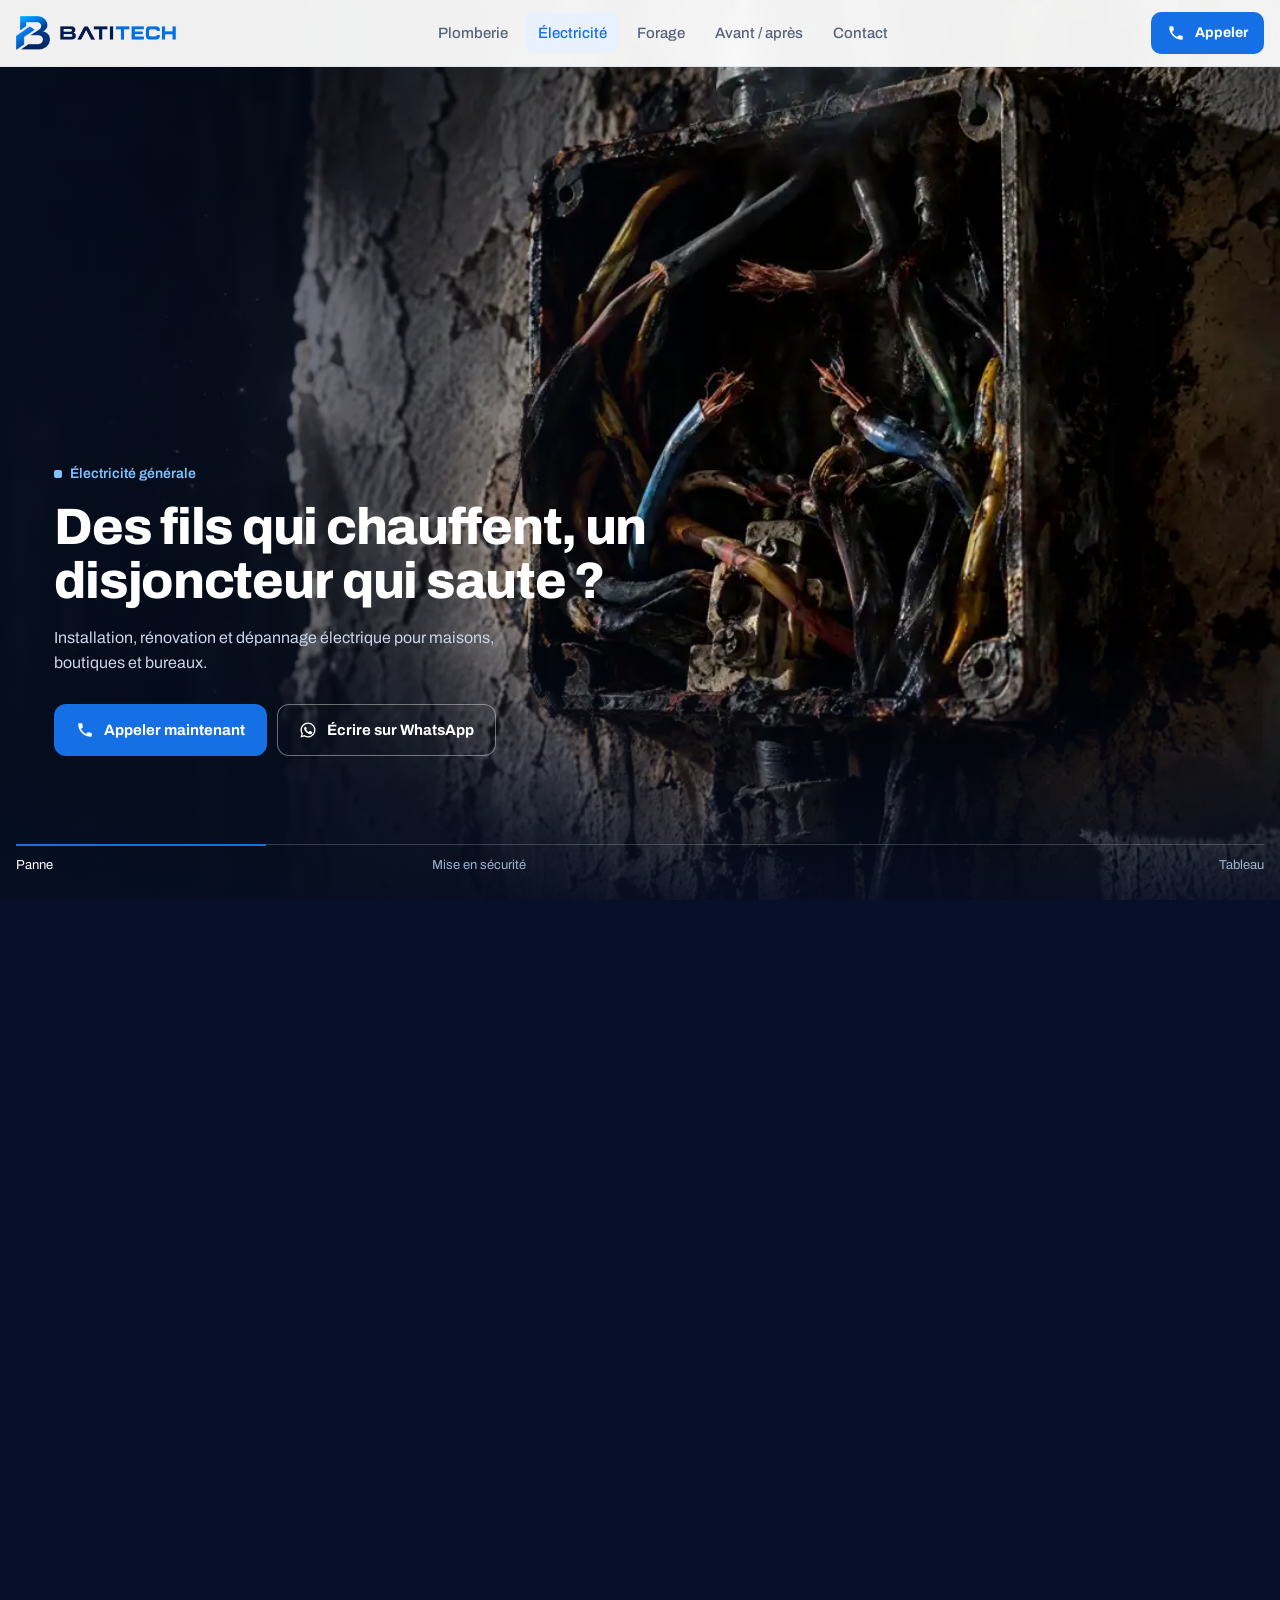
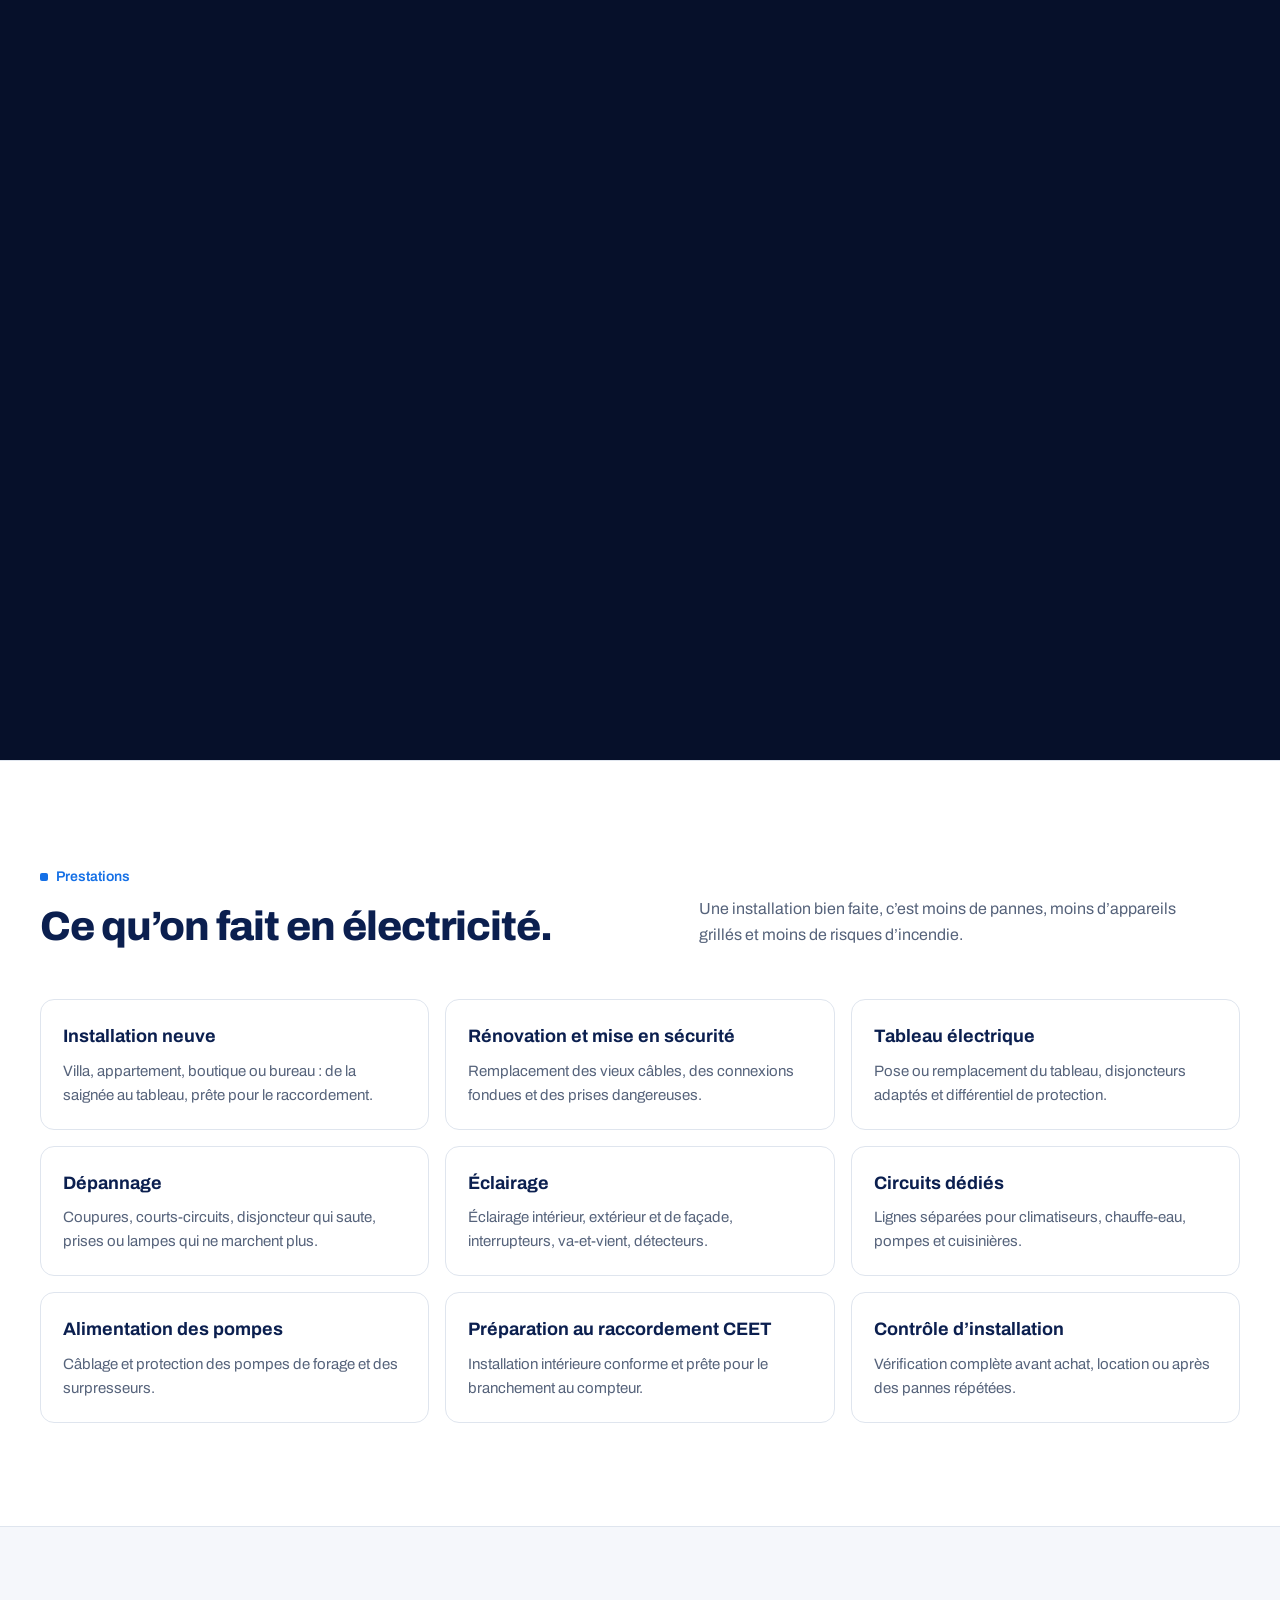
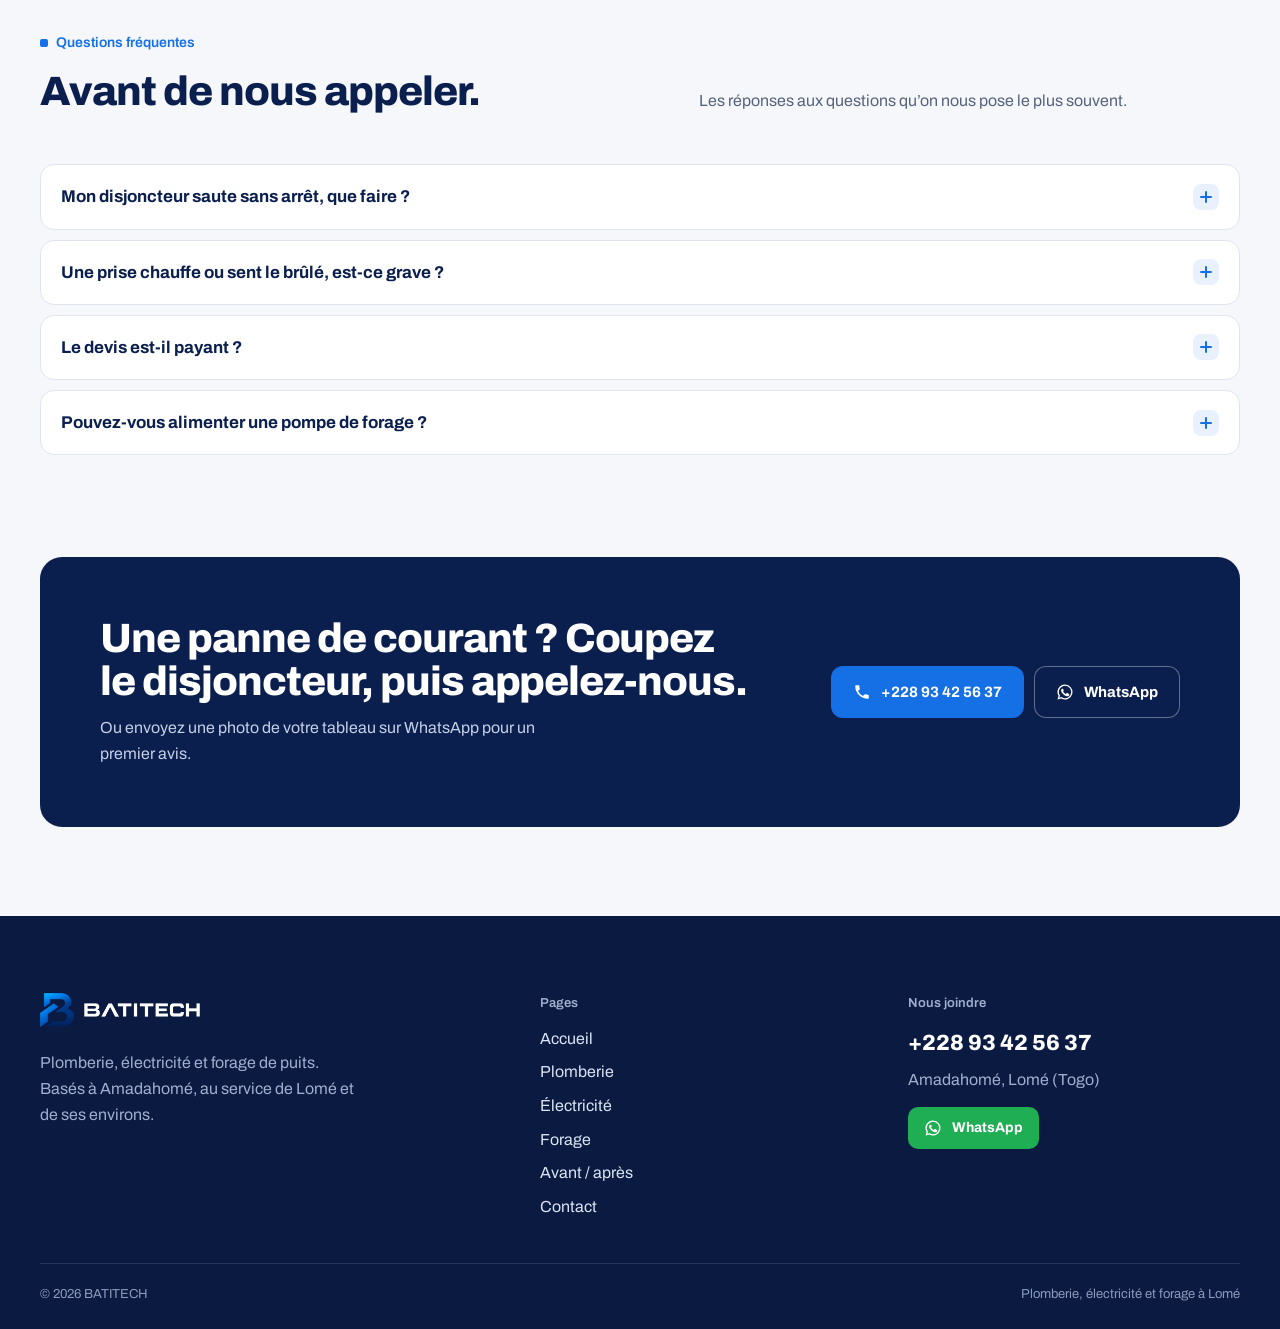
<file: electricite.html>
<!doctype html>
<html lang="fr">
<head>
<meta charset="utf-8">
<meta name="viewport" content="width=device-width, initial-scale=1, viewport-fit=cover">
<title>Électricité — BATITECH</title>
<meta name="description" content="Électricien à Lomé : installation électrique neuve, rénovation et mise en sécurité, tableaux, dépannage, éclairage. Devis gratuit.">
<meta name="claude:viewport-fit-sides" content="cover">
<meta name="theme-color" content="#ffffff">
<link rel="icon" type="image/png" href="assets/img/brand/favicon.png">
<link rel="preconnect" href="https://fonts.googleapis.com">
<link rel="preconnect" href="https://fonts.gstatic.com" crossorigin>
<link rel="stylesheet" href="https://fonts.googleapis.com/css2?family=Archivo:wght@400..800&display=swap">
<link rel="stylesheet" href="assets/css/style.css?v=8">
</head>
<body>
<header class="top">
  <a class="logo" href="index.html" aria-label="BATITECH, accueil"><img class="mk" src="assets/img/brand/batitech-mark.png" alt="" width="422" height="419"><img class="wd color" src="assets/img/brand/batitech-word.png" alt="BATITECH" width="893" height="108"><img class="wd white" src="assets/img/brand/batitech-word-white.png" alt="BATITECH" width="893" height="108"></a>
  <nav class="nav" aria-label="Navigation principale"><a href="plomberie.html">Plomberie</a><a href="electricite.html" aria-current="page">Électricité</a><a href="forage.html">Forage</a><a href="avant-apres.html">Avant / après</a><a href="contact.html">Contact</a></nav>
  <div class="top-actions">
    <a class="btn sm" data-tel href="#"><svg viewBox="0 0 24 24" fill="currentColor" aria-hidden="true"><path d="M6.6 10.8a15.1 15.1 0 0 0 6.6 6.6l2.2-2.2a1 1 0 0 1 1-.25 11.4 11.4 0 0 0 3.6.57 1 1 0 0 1 1 1V20a1 1 0 0 1-1 1A17 17 0 0 1 3 4a1 1 0 0 1 1-1h3.5a1 1 0 0 1 1 1c0 1.25.2 2.45.57 3.57a1 1 0 0 1-.25 1Z"/></svg><span class="t">Appeler</span></a>
    <button class="burger" type="button" aria-label="Menu" aria-expanded="false" aria-controls="menu"><i></i><i></i></button>
  </div>
</header>
<div class="menu" id="menu"><nav aria-label="Menu mobile"><a href="index.html">Accueil</a><a href="plomberie.html">Plomberie</a><a href="electricite.html" aria-current="page">Électricité</a><a href="forage.html">Forage</a><a href="avant-apres.html">Avant / après</a><a href="contact.html">Contact</a></nav>
  <div class="m-foot"><a class="btn" data-tel href="#"><svg viewBox="0 0 24 24" fill="currentColor" aria-hidden="true"><path d="M6.6 10.8a15.1 15.1 0 0 0 6.6 6.6l2.2-2.2a1 1 0 0 1 1-.25 11.4 11.4 0 0 0 3.6.57 1 1 0 0 1 1 1V20a1 1 0 0 1-1 1A17 17 0 0 1 3 4a1 1 0 0 1 1-1h3.5a1 1 0 0 1 1 1c0 1.25.2 2.45.57 3.57a1 1 0 0 1-.25 1Z"/></svg><span data-phone></span></a><a class="btn wa" data-wa="Bonjour BATITECH," href="#"><svg viewBox="0 0 24 24" fill="currentColor" aria-hidden="true"><path d="M12 2a10 10 0 0 0-8.6 15.1L2 22l5-1.3A10 10 0 1 0 12 2Zm0 18.2a8.2 8.2 0 0 1-4.2-1.2l-.3-.2-3 .8.8-2.9-.2-.3A8.2 8.2 0 1 1 12 20.2Zm4.5-6.1c-.2-.1-1.5-.7-1.7-.8s-.4-.1-.6.1-.7.8-.8 1-.3.2-.5.1a6.7 6.7 0 0 1-3.3-2.9c-.2-.4.2-.4.7-1.3a.4.4 0 0 0 0-.4l-.8-1.8c-.2-.5-.4-.4-.6-.4h-.5a1 1 0 0 0-.7.3 3 3 0 0 0-.9 2.2 5.2 5.2 0 0 0 1.1 2.8 11.9 11.9 0 0 0 4.6 4c1.7.7 2.4.8 3.2.7a2.8 2.8 0 0 0 1.8-1.3 2.3 2.3 0 0 0 .2-1.3c-.1-.1-.3-.2-.5-.3Z"/></svg>WhatsApp</a></div></div>
<main>
<section class="film" data-seq="assets/frames/elec" data-count="99" data-focus=".66" data-zoom="1.08,1" aria-label="Boîte électrique brûlée, puis tableau électrique neuf">
<div class="stage"><canvas role="img" aria-label="Boîte électrique brûlée, puis tableau électrique neuf"></canvas><div class="scrim"></div>
<div class="caps"><div class="cap first" data-from="-1" data-to="0.26">
  <p class="kicker">Électricité générale</p><h1 class="d1" data-split>Des fils qui chauffent, un disjoncteur qui saute ?</h1><p class="lede">Installation, rénovation et dépannage électrique pour maisons, boutiques et bureaux.</p><div class="actions"><a class="btn" data-tel href="#"><svg viewBox="0 0 24 24" fill="currentColor" aria-hidden="true"><path d="M6.6 10.8a15.1 15.1 0 0 0 6.6 6.6l2.2-2.2a1 1 0 0 1 1-.25 11.4 11.4 0 0 0 3.6.57 1 1 0 0 1 1 1V20a1 1 0 0 1-1 1A17 17 0 0 1 3 4a1 1 0 0 1 1-1h3.5a1 1 0 0 1 1 1c0 1.25.2 2.45.57 3.57a1 1 0 0 1-.25 1Z"/></svg>Appeler maintenant</a><a class="btn ghost" data-wa="Bonjour BATITECH, j'ai besoin d'une intervention." href="#"><svg viewBox="0 0 24 24" fill="currentColor" aria-hidden="true"><path d="M12 2a10 10 0 0 0-8.6 15.1L2 22l5-1.3A10 10 0 1 0 12 2Zm0 18.2a8.2 8.2 0 0 1-4.2-1.2l-.3-.2-3 .8.8-2.9-.2-.3A8.2 8.2 0 1 1 12 20.2Zm4.5-6.1c-.2-.1-1.5-.7-1.7-.8s-.4-.1-.6.1-.7.8-.8 1-.3.2-.5.1a6.7 6.7 0 0 1-3.3-2.9c-.2-.4.2-.4.7-1.3a.4.4 0 0 0 0-.4l-.8-1.8c-.2-.5-.4-.4-.6-.4h-.5a1 1 0 0 0-.7.3 3 3 0 0 0-.9 2.2 5.2 5.2 0 0 0 1.1 2.8 11.9 11.9 0 0 0 4.6 4c1.7.7 2.4.8 3.2.7a2.8 2.8 0 0 0 1.8-1.3 2.3 2.3 0 0 0 .2-1.3c-.1-.1-.3-.2-.5-.3Z"/></svg>Écrire sur WhatsApp</a></div>
</div><div class="cap" data-from="0.28" data-to="0.56">
  <p class="kicker">La mise en sécurité</p><h2 class="d1" data-split>On coupe, on trace, on refait proprement.</h2><p class="lede">Câbles de bonne section, connexions serrées, circuits séparés : on élimine ce qui provoque chauffes et étincelles.</p>
</div><div class="cap" data-from="0.58" data-to="0.84">
  <p class="kicker">Le tableau</p><h2 class="d1" data-split>Un tableau clair, chaque circuit protégé.</h2><p class="lede">Disjoncteurs adaptés, différentiel pour protéger les personnes, repérage de chaque circuit.</p>
</div><div class="cap" data-from="0.86" data-to="2">
  <p class="kicker">Le résultat</p><h2 class="d1" data-split>Le courant revient, en sécurité.</h2><div class="actions"><a class="btn" href="contact.html">Demander un devis<svg viewBox="0 0 24 24" fill="none" stroke="currentColor" stroke-width="2" aria-hidden="true"><path d="M4 12h15M13 6l6 6-6 6"/></svg></a></div>
</div></div>
<div class="tl" data-steps=".28,.58,.86" aria-hidden="true"><i class="fill"></i><span class="on">Panne</span><span>Mise en sécurité</span><span>Tableau</span></div>
</div></section>
<section class="wrap sec alt"><div class="inner">
<div class="sec-head"><div><p class="kicker">Prestations</p><h2 class="d2" data-split>Ce qu’on fait en électricité.</h2></div><p class="lede">Une installation bien faite, c’est moins de pannes, moins d’appareils grillés et moins de risques d’incendie.</p></div>
<div class="services"><article class="service rv"><h3>Installation neuve</h3><p>Villa, appartement, boutique ou bureau : de la saignée au tableau, prête pour le raccordement.</p></article><article class="service rv"><h3>Rénovation et mise en sécurité</h3><p>Remplacement des vieux câbles, des connexions fondues et des prises dangereuses.</p></article><article class="service rv"><h3>Tableau électrique</h3><p>Pose ou remplacement du tableau, disjoncteurs adaptés et différentiel de protection.</p></article><article class="service rv"><h3>Dépannage</h3><p>Coupures, courts-circuits, disjoncteur qui saute, prises ou lampes qui ne marchent plus.</p></article><article class="service rv"><h3>Éclairage</h3><p>Éclairage intérieur, extérieur et de façade, interrupteurs, va-et-vient, détecteurs.</p></article><article class="service rv"><h3>Circuits dédiés</h3><p>Lignes séparées pour climatiseurs, chauffe-eau, pompes et cuisinières.</p></article><article class="service rv"><h3>Alimentation des pompes</h3><p>Câblage et protection des pompes de forage et des surpresseurs.</p></article><article class="service rv"><h3>Préparation au raccordement CEET</h3><p>Installation intérieure conforme et prête pour le branchement au compteur.</p></article><article class="service rv"><h3>Contrôle d’installation</h3><p>Vérification complète avant achat, location ou après des pannes répétées.</p></article></div>
</div></section>
<section class="wrap sec"><div class="inner">
<div class="sec-head"><div><p class="kicker">Questions fréquentes</p><h2 class="d2" data-split>Avant de nous appeler.</h2></div><p class="lede">Les réponses aux questions qu’on nous pose le plus souvent.</p></div>
<div class="faq"><details><summary>Mon disjoncteur saute sans arrêt, que faire ?<i aria-hidden="true"></i></summary><div class="a"><div><p>Débranchez les appareils du circuit concerné et ne forcez pas le réarmement. Un disjoncteur qui saute signale une surcharge ou un défaut : appelez-nous pour le diagnostic.</p></div></div></details><details><summary>Une prise chauffe ou sent le brûlé, est-ce grave ?<i aria-hidden="true"></i></summary><div class="a"><div><p>Oui. Coupez le circuit au tableau et n’utilisez plus la prise. C’est un risque d’incendie à traiter rapidement.</p></div></div></details><details><summary>Le devis est-il payant ?<i aria-hidden="true"></i></summary><div class="a"><div><p>Non, le devis est gratuit et remis après visite.</p></div></div></details><details><summary>Pouvez-vous alimenter une pompe de forage ?<i aria-hidden="true"></i></summary><div class="a"><div><p>Oui. On câble et on protège la pompe, et on coordonne avec l’équipe forage si le puits est aussi à réaliser.</p></div></div></details></div>
</div></section>
<section class="wrap"><div class="inner"><div class="cta rv">
  <div><h2 class="d2" data-split>Une panne de courant ? Coupez le disjoncteur, puis appelez-nous.</h2><p>Ou envoyez une photo de votre tableau sur WhatsApp pour un premier avis.</p></div>
  <div class="actions"><a class="btn" data-tel href="#"><svg viewBox="0 0 24 24" fill="currentColor" aria-hidden="true"><path d="M6.6 10.8a15.1 15.1 0 0 0 6.6 6.6l2.2-2.2a1 1 0 0 1 1-.25 11.4 11.4 0 0 0 3.6.57 1 1 0 0 1 1 1V20a1 1 0 0 1-1 1A17 17 0 0 1 3 4a1 1 0 0 1 1-1h3.5a1 1 0 0 1 1 1c0 1.25.2 2.45.57 3.57a1 1 0 0 1-.25 1Z"/></svg><span data-phone></span></a><a class="btn ghost" data-wa="Bonjour BATITECH, j'ai besoin d'un devis." href="#"><svg viewBox="0 0 24 24" fill="currentColor" aria-hidden="true"><path d="M12 2a10 10 0 0 0-8.6 15.1L2 22l5-1.3A10 10 0 1 0 12 2Zm0 18.2a8.2 8.2 0 0 1-4.2-1.2l-.3-.2-3 .8.8-2.9-.2-.3A8.2 8.2 0 1 1 12 20.2Zm4.5-6.1c-.2-.1-1.5-.7-1.7-.8s-.4-.1-.6.1-.7.8-.8 1-.3.2-.5.1a6.7 6.7 0 0 1-3.3-2.9c-.2-.4.2-.4.7-1.3a.4.4 0 0 0 0-.4l-.8-1.8c-.2-.5-.4-.4-.6-.4h-.5a1 1 0 0 0-.7.3 3 3 0 0 0-.9 2.2 5.2 5.2 0 0 0 1.1 2.8 11.9 11.9 0 0 0 4.6 4c1.7.7 2.4.8 3.2.7a2.8 2.8 0 0 0 1.8-1.3 2.3 2.3 0 0 0 .2-1.3c-.1-.1-.3-.2-.5-.3Z"/></svg>WhatsApp</a></div>
</div></div></section>
</main>
<footer class="wrap foot"><div class="inner">
  <div class="foot-grid">
    <div><a class="logo" href="index.html" aria-label="BATITECH, accueil"><img class="mk" src="assets/img/brand/batitech-mark.png" alt="" width="422" height="419"><img class="wd color" src="assets/img/brand/batitech-word.png" alt="BATITECH" width="893" height="108"><img class="wd white" src="assets/img/brand/batitech-word-white.png" alt="BATITECH" width="893" height="108"></a>
      <p style="max-width:36ch;margin:16px 0 0">Plomberie, électricité et forage de puits. Basés à Amadahomé, au service de Lomé et de ses environs.</p></div>
    <div><h4>Pages</h4><ul><li><a href="index.html">Accueil</a></li><li><a href="plomberie.html">Plomberie</a></li><li><a href="electricite.html">Électricité</a></li><li><a href="forage.html">Forage</a></li><li><a href="avant-apres.html">Avant / après</a></li><li><a href="contact.html">Contact</a></li></ul></div>
    <div><h4>Nous joindre</h4><div class="phone" data-phone></div><p style="margin:6px 0 14px" data-address></p>
      <a class="btn sm wa" data-wa="Bonjour BATITECH," href="#"><svg viewBox="0 0 24 24" fill="currentColor" aria-hidden="true"><path d="M12 2a10 10 0 0 0-8.6 15.1L2 22l5-1.3A10 10 0 1 0 12 2Zm0 18.2a8.2 8.2 0 0 1-4.2-1.2l-.3-.2-3 .8.8-2.9-.2-.3A8.2 8.2 0 1 1 12 20.2Zm4.5-6.1c-.2-.1-1.5-.7-1.7-.8s-.4-.1-.6.1-.7.8-.8 1-.3.2-.5.1a6.7 6.7 0 0 1-3.3-2.9c-.2-.4.2-.4.7-1.3a.4.4 0 0 0 0-.4l-.8-1.8c-.2-.5-.4-.4-.6-.4h-.5a1 1 0 0 0-.7.3 3 3 0 0 0-.9 2.2 5.2 5.2 0 0 0 1.1 2.8 11.9 11.9 0 0 0 4.6 4c1.7.7 2.4.8 3.2.7a2.8 2.8 0 0 0 1.8-1.3 2.3 2.3 0 0 0 .2-1.3c-.1-.1-.3-.2-.5-.3Z"/></svg>WhatsApp</a></div>
  </div>
  <div class="foot-bottom"><span>© <span data-year></span> BATITECH</span><span>Plomberie, électricité et forage à Lomé</span></div>
</div></footer>
<a class="wa-float" data-wa="Bonjour BATITECH," href="#" aria-label="Écrire sur WhatsApp"><svg viewBox="0 0 24 24" fill="currentColor" aria-hidden="true"><path d="M12 2a10 10 0 0 0-8.6 15.1L2 22l5-1.3A10 10 0 1 0 12 2Zm0 18.2a8.2 8.2 0 0 1-4.2-1.2l-.3-.2-3 .8.8-2.9-.2-.3A8.2 8.2 0 1 1 12 20.2Zm4.5-6.1c-.2-.1-1.5-.7-1.7-.8s-.4-.1-.6.1-.7.8-.8 1-.3.2-.5.1a6.7 6.7 0 0 1-3.3-2.9c-.2-.4.2-.4.7-1.3a.4.4 0 0 0 0-.4l-.8-1.8c-.2-.5-.4-.4-.6-.4h-.5a1 1 0 0 0-.7.3 3 3 0 0 0-.9 2.2 5.2 5.2 0 0 0 1.1 2.8 11.9 11.9 0 0 0 4.6 4c1.7.7 2.4.8 3.2.7a2.8 2.8 0 0 0 1.8-1.3 2.3 2.3 0 0 0 .2-1.3c-.1-.1-.3-.2-.5-.3Z"/></svg></a>
<script src="assets/js/config.js?v=8"></script>
<script src="assets/js/main.js?v=8"></script>
</body>
</html>
</file>
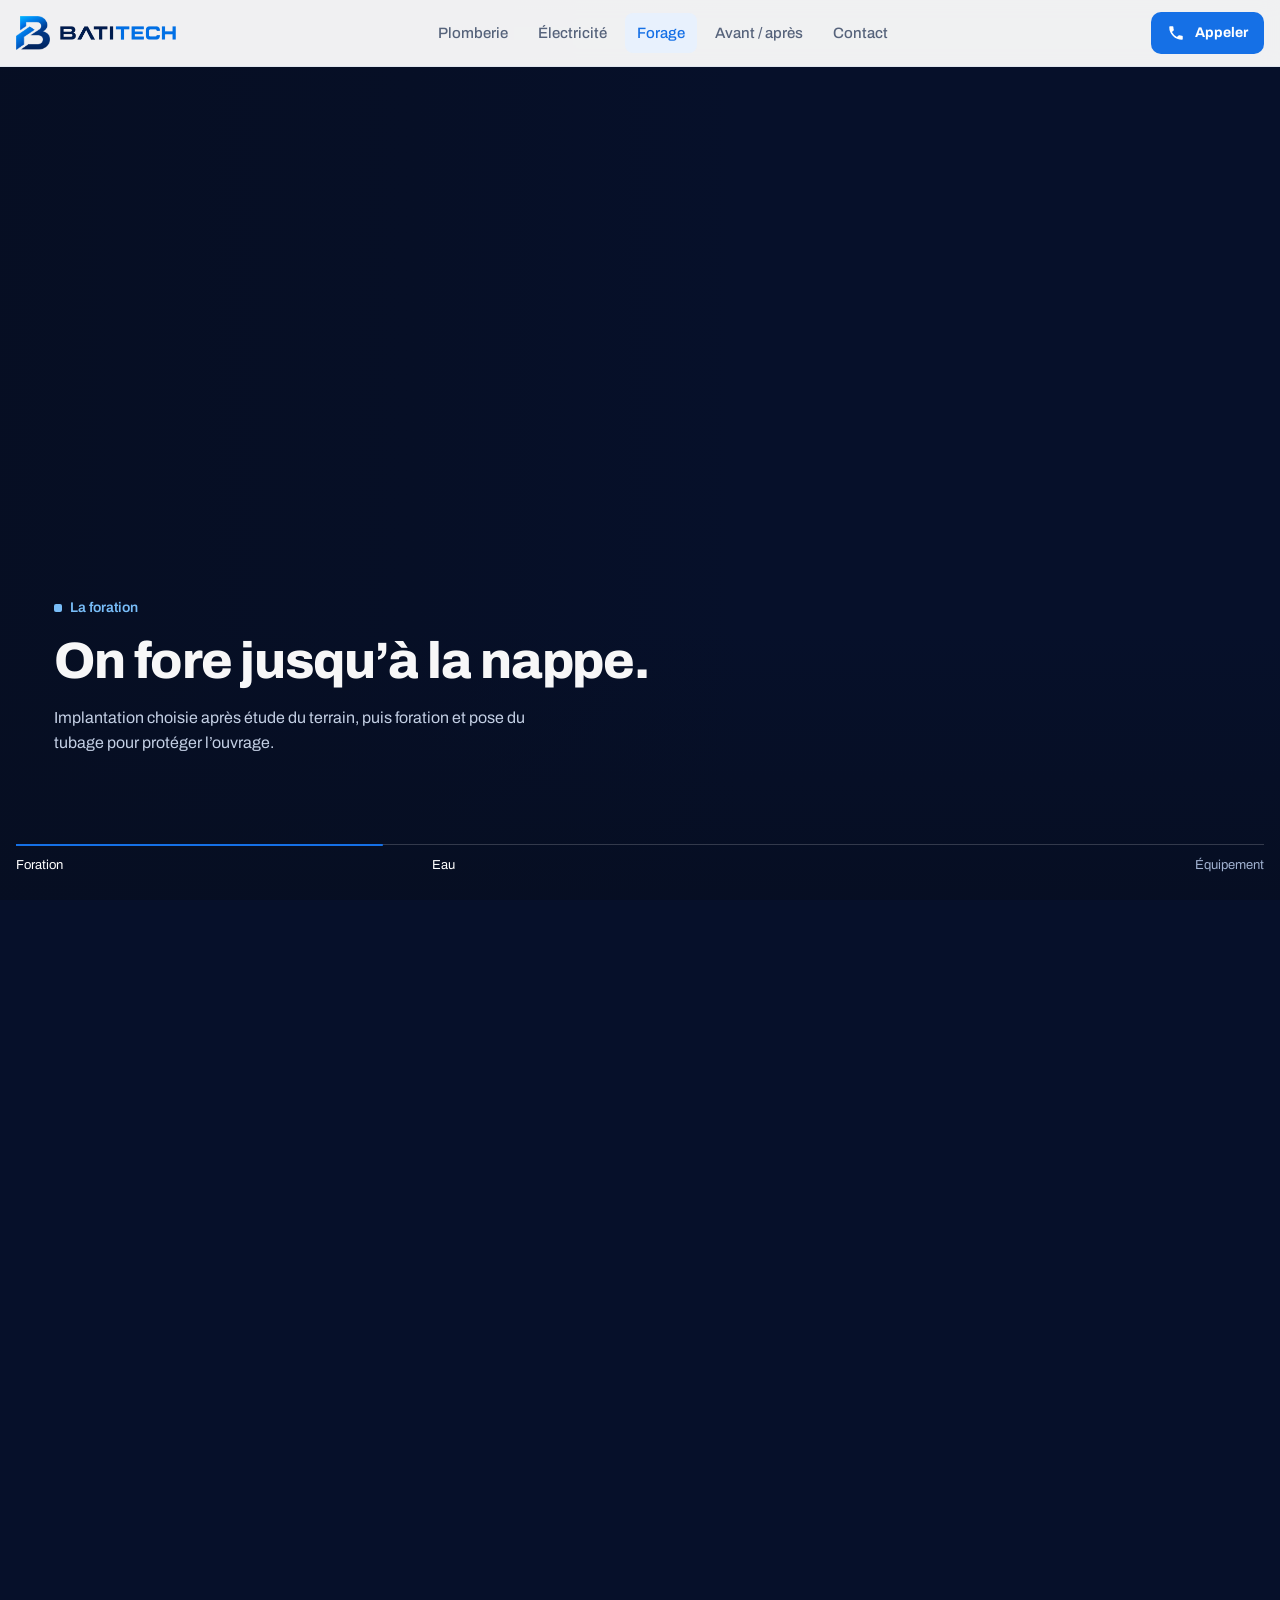
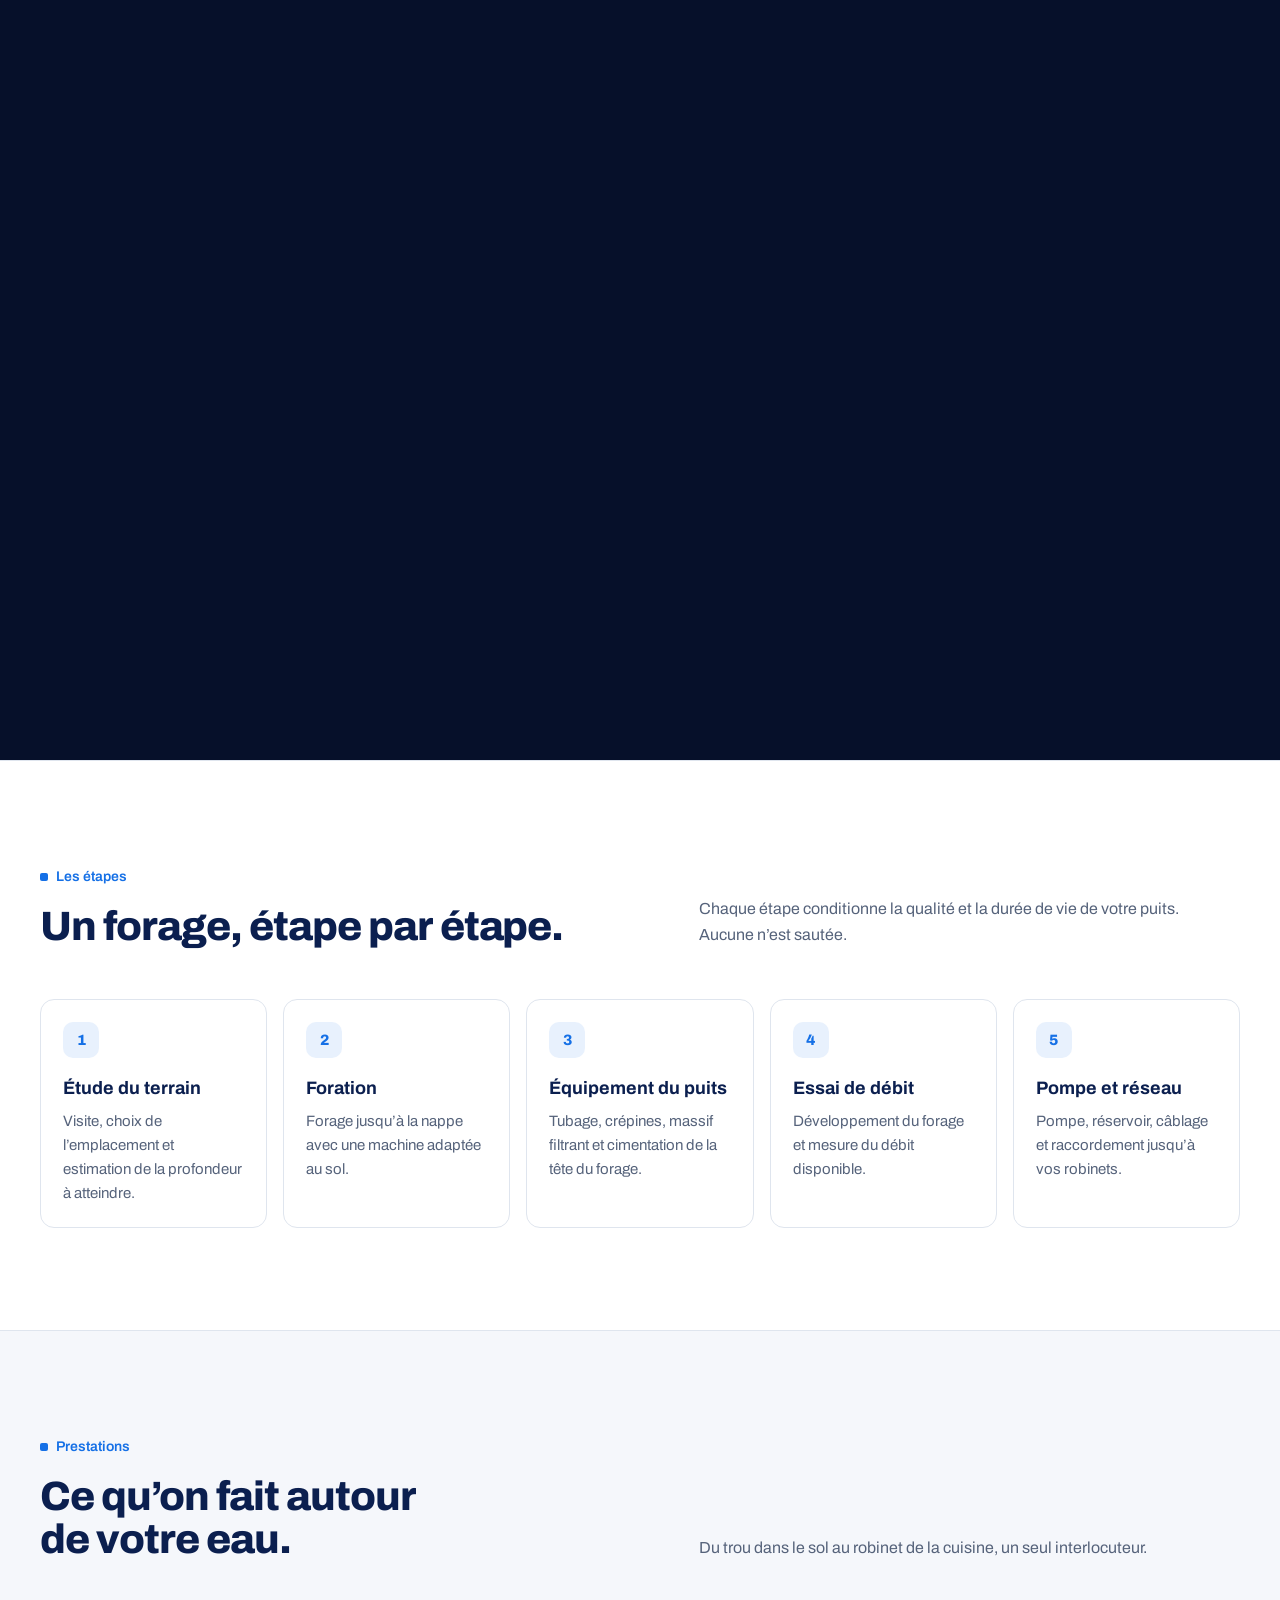
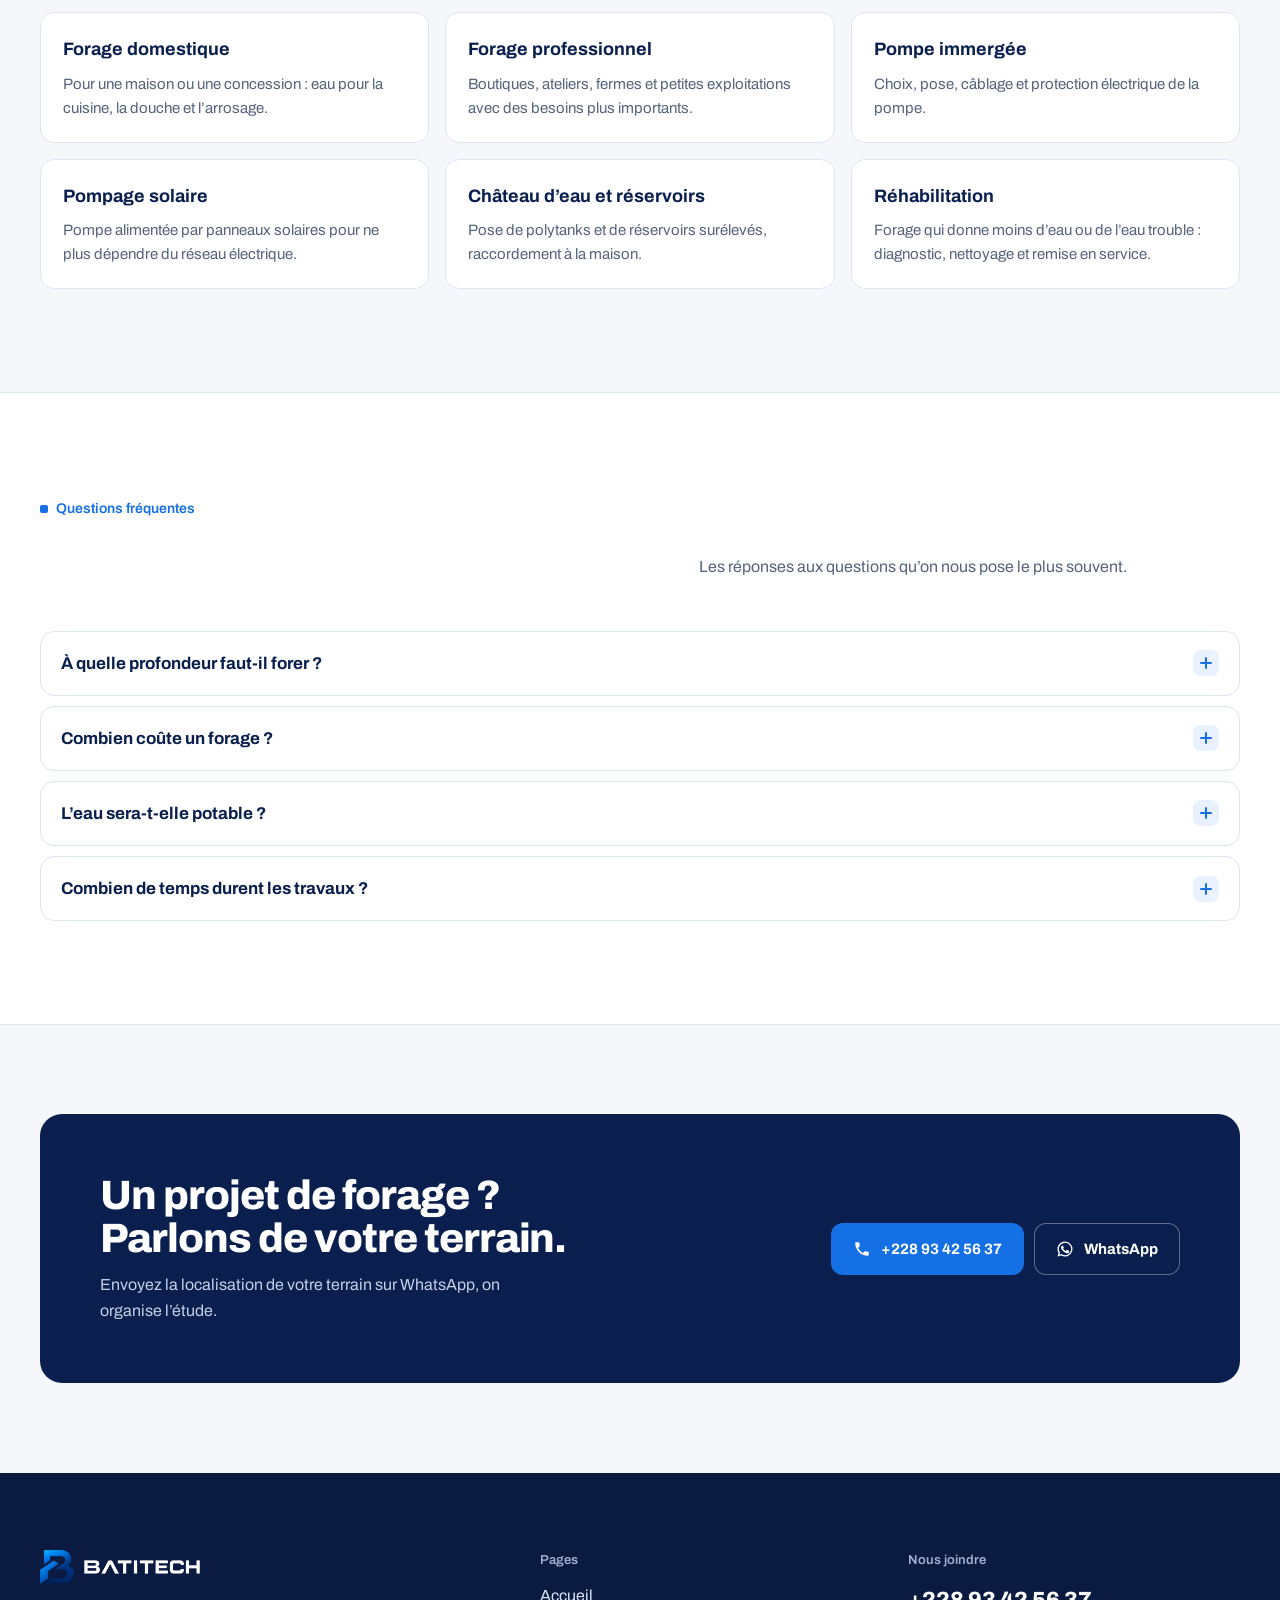
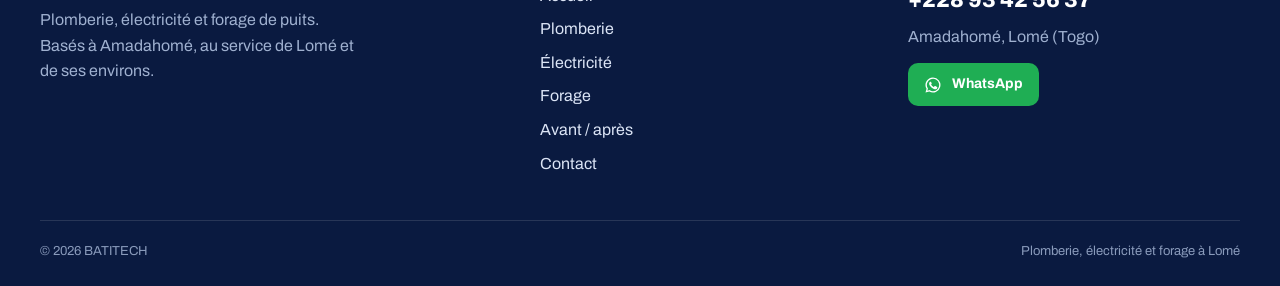
<file: forage.html>
<!doctype html>
<html lang="fr">
<head>
<meta charset="utf-8">
<meta name="viewport" content="width=device-width, initial-scale=1, viewport-fit=cover">
<title>Forage — BATITECH</title>
<meta name="description" content="Forage de puits à Lomé et environs : étude du terrain, foration, pompe immergée ou solaire, château d’eau et raccordement.">
<meta name="claude:viewport-fit-sides" content="cover">
<meta name="theme-color" content="#ffffff">
<link rel="icon" type="image/png" href="assets/img/brand/favicon.png">
<link rel="preconnect" href="https://fonts.googleapis.com">
<link rel="preconnect" href="https://fonts.gstatic.com" crossorigin>
<link rel="stylesheet" href="https://fonts.googleapis.com/css2?family=Archivo:wght@400..800&display=swap">
<link rel="stylesheet" href="assets/css/style.css?v=8">
</head>
<body>
<header class="top">
  <a class="logo" href="index.html" aria-label="BATITECH, accueil"><img class="mk" src="assets/img/brand/batitech-mark.png" alt="" width="422" height="419"><img class="wd color" src="assets/img/brand/batitech-word.png" alt="BATITECH" width="893" height="108"><img class="wd white" src="assets/img/brand/batitech-word-white.png" alt="BATITECH" width="893" height="108"></a>
  <nav class="nav" aria-label="Navigation principale"><a href="plomberie.html">Plomberie</a><a href="electricite.html">Électricité</a><a href="forage.html" aria-current="page">Forage</a><a href="avant-apres.html">Avant / après</a><a href="contact.html">Contact</a></nav>
  <div class="top-actions">
    <a class="btn sm" data-tel href="#"><svg viewBox="0 0 24 24" fill="currentColor" aria-hidden="true"><path d="M6.6 10.8a15.1 15.1 0 0 0 6.6 6.6l2.2-2.2a1 1 0 0 1 1-.25 11.4 11.4 0 0 0 3.6.57 1 1 0 0 1 1 1V20a1 1 0 0 1-1 1A17 17 0 0 1 3 4a1 1 0 0 1 1-1h3.5a1 1 0 0 1 1 1c0 1.25.2 2.45.57 3.57a1 1 0 0 1-.25 1Z"/></svg><span class="t">Appeler</span></a>
    <button class="burger" type="button" aria-label="Menu" aria-expanded="false" aria-controls="menu"><i></i><i></i></button>
  </div>
</header>
<div class="menu" id="menu"><nav aria-label="Menu mobile"><a href="index.html">Accueil</a><a href="plomberie.html">Plomberie</a><a href="electricite.html">Électricité</a><a href="forage.html" aria-current="page">Forage</a><a href="avant-apres.html">Avant / après</a><a href="contact.html">Contact</a></nav>
  <div class="m-foot"><a class="btn" data-tel href="#"><svg viewBox="0 0 24 24" fill="currentColor" aria-hidden="true"><path d="M6.6 10.8a15.1 15.1 0 0 0 6.6 6.6l2.2-2.2a1 1 0 0 1 1-.25 11.4 11.4 0 0 0 3.6.57 1 1 0 0 1 1 1V20a1 1 0 0 1-1 1A17 17 0 0 1 3 4a1 1 0 0 1 1-1h3.5a1 1 0 0 1 1 1c0 1.25.2 2.45.57 3.57a1 1 0 0 1-.25 1Z"/></svg><span data-phone></span></a><a class="btn wa" data-wa="Bonjour BATITECH," href="#"><svg viewBox="0 0 24 24" fill="currentColor" aria-hidden="true"><path d="M12 2a10 10 0 0 0-8.6 15.1L2 22l5-1.3A10 10 0 1 0 12 2Zm0 18.2a8.2 8.2 0 0 1-4.2-1.2l-.3-.2-3 .8.8-2.9-.2-.3A8.2 8.2 0 1 1 12 20.2Zm4.5-6.1c-.2-.1-1.5-.7-1.7-.8s-.4-.1-.6.1-.7.8-.8 1-.3.2-.5.1a6.7 6.7 0 0 1-3.3-2.9c-.2-.4.2-.4.7-1.3a.4.4 0 0 0 0-.4l-.8-1.8c-.2-.5-.4-.4-.6-.4h-.5a1 1 0 0 0-.7.3 3 3 0 0 0-.9 2.2 5.2 5.2 0 0 0 1.1 2.8 11.9 11.9 0 0 0 4.6 4c1.7.7 2.4.8 3.2.7a2.8 2.8 0 0 0 1.8-1.3 2.3 2.3 0 0 0 .2-1.3c-.1-.1-.3-.2-.5-.3Z"/></svg>WhatsApp</a></div></div>
<main>
<section class="film" data-seq="assets/frames/forage" data-count="99" data-focus=".62" data-zoom="1.06,1" aria-label="Foreuse au crépuscule, puis l’eau jaillit du forage">
<div class="stage"><canvas role="img" aria-label="Foreuse au crépuscule, puis l’eau jaillit du forage"></canvas><div class="scrim"></div>
<div class="caps"><div class="cap first" data-from="-1" data-to="0.24">
  <p class="kicker">Forage de puits</p><h1 class="d1" data-split>Pas d’eau courante, ou pas assez ?</h1><p class="lede">On réalise votre forage et on l’équipe pour que l’eau arrive au robinet, toute l’année.</p><div class="actions"><a class="btn" data-tel href="#"><svg viewBox="0 0 24 24" fill="currentColor" aria-hidden="true"><path d="M6.6 10.8a15.1 15.1 0 0 0 6.6 6.6l2.2-2.2a1 1 0 0 1 1-.25 11.4 11.4 0 0 0 3.6.57 1 1 0 0 1 1 1V20a1 1 0 0 1-1 1A17 17 0 0 1 3 4a1 1 0 0 1 1-1h3.5a1 1 0 0 1 1 1c0 1.25.2 2.45.57 3.57a1 1 0 0 1-.25 1Z"/></svg>Appeler maintenant</a><a class="btn ghost" data-wa="Bonjour BATITECH, j'ai besoin d'une intervention." href="#"><svg viewBox="0 0 24 24" fill="currentColor" aria-hidden="true"><path d="M12 2a10 10 0 0 0-8.6 15.1L2 22l5-1.3A10 10 0 1 0 12 2Zm0 18.2a8.2 8.2 0 0 1-4.2-1.2l-.3-.2-3 .8.8-2.9-.2-.3A8.2 8.2 0 1 1 12 20.2Zm4.5-6.1c-.2-.1-1.5-.7-1.7-.8s-.4-.1-.6.1-.7.8-.8 1-.3.2-.5.1a6.7 6.7 0 0 1-3.3-2.9c-.2-.4.2-.4.7-1.3a.4.4 0 0 0 0-.4l-.8-1.8c-.2-.5-.4-.4-.6-.4h-.5a1 1 0 0 0-.7.3 3 3 0 0 0-.9 2.2 5.2 5.2 0 0 0 1.1 2.8 11.9 11.9 0 0 0 4.6 4c1.7.7 2.4.8 3.2.7a2.8 2.8 0 0 0 1.8-1.3 2.3 2.3 0 0 0 .2-1.3c-.1-.1-.3-.2-.5-.3Z"/></svg>Écrire sur WhatsApp</a></div>
</div><div class="cap" data-from="0.26" data-to="0.52">
  <p class="kicker">La foration</p><h2 class="d1" data-split>On fore jusqu’à la nappe.</h2><p class="lede">Implantation choisie après étude du terrain, puis foration et pose du tubage pour protéger l’ouvrage.</p>
</div><div class="cap" data-from="0.54" data-to="0.8">
  <p class="kicker">L’eau</p><h2 class="d1" data-split>L’eau jaillit. Elle est à vous.</h2><p class="lede">Développement du forage et essai de débit pour connaître ce que votre puits peut fournir.</p>
</div><div class="cap" data-from="0.82" data-to="2">
  <p class="kicker">L’équipement</p><h2 class="d1" data-split>Pompe, réservoir, robinet.</h2><p class="lede">Pompe immergée ou solaire, château d’eau et raccordement à la maison.</p><div class="actions"><a class="btn" href="contact.html">Étudier mon terrain<svg viewBox="0 0 24 24" fill="none" stroke="currentColor" stroke-width="2" aria-hidden="true"><path d="M4 12h15M13 6l6 6-6 6"/></svg></a></div>
</div></div>
<div class="tl" data-steps=".26,.54,.82" aria-hidden="true"><i class="fill"></i><span class="on">Foration</span><span>Eau</span><span>Équipement</span></div>
</div></section>
<section class="wrap sec alt"><div class="inner">
<div class="sec-head"><div><p class="kicker">Les étapes</p><h2 class="d2" data-split>Un forage, étape par étape.</h2></div><p class="lede">Chaque étape conditionne la qualité et la durée de vie de votre puits. Aucune n’est sautée.</p></div>
<ol class="steps" style="--n:5"><li class="step rv"><div class="num">1</div><h3>Étude du terrain</h3><p>Visite, choix de l’emplacement et estimation de la profondeur à atteindre.</p></li><li class="step rv"><div class="num">2</div><h3>Foration</h3><p>Forage jusqu’à la nappe avec une machine adaptée au sol.</p></li><li class="step rv"><div class="num">3</div><h3>Équipement du puits</h3><p>Tubage, crépines, massif filtrant et cimentation de la tête du forage.</p></li><li class="step rv"><div class="num">4</div><h3>Essai de débit</h3><p>Développement du forage et mesure du débit disponible.</p></li><li class="step rv"><div class="num">5</div><h3>Pompe et réseau</h3><p>Pompe, réservoir, câblage et raccordement jusqu’à vos robinets.</p></li></ol>
</div></section>
<section class="wrap sec"><div class="inner">
<div class="sec-head"><div><p class="kicker">Prestations</p><h2 class="d2" data-split>Ce qu’on fait autour de votre eau.</h2></div><p class="lede">Du trou dans le sol au robinet de la cuisine, un seul interlocuteur.</p></div>
<div class="services"><article class="service rv"><h3>Forage domestique</h3><p>Pour une maison ou une concession : eau pour la cuisine, la douche et l’arrosage.</p></article><article class="service rv"><h3>Forage professionnel</h3><p>Boutiques, ateliers, fermes et petites exploitations avec des besoins plus importants.</p></article><article class="service rv"><h3>Pompe immergée</h3><p>Choix, pose, câblage et protection électrique de la pompe.</p></article><article class="service rv"><h3>Pompage solaire</h3><p>Pompe alimentée par panneaux solaires pour ne plus dépendre du réseau électrique.</p></article><article class="service rv"><h3>Château d’eau et réservoirs</h3><p>Pose de polytanks et de réservoirs surélevés, raccordement à la maison.</p></article><article class="service rv"><h3>Réhabilitation</h3><p>Forage qui donne moins d’eau ou de l’eau trouble : diagnostic, nettoyage et remise en service.</p></article></div>
</div></section>
<section class="wrap sec alt"><div class="inner">
<div class="sec-head"><div><p class="kicker">Questions fréquentes</p><h2 class="d2" data-split>Avant de lancer votre forage.</h2></div><p class="lede">Les réponses aux questions qu’on nous pose le plus souvent.</p></div>
<div class="faq"><details><summary>À quelle profondeur faut-il forer ?<i aria-hidden="true"></i></summary><div class="a"><div><p>Cela dépend de la nappe sous votre terrain. On l’estime lors de l’étude, et la profondeur prévue est indiquée dans le devis.</p></div></div></details><details><summary>Combien coûte un forage ?<i aria-hidden="true"></i></summary><div class="a"><div><p>Le prix dépend surtout de la profondeur, du sol et de l’équipement choisi (pompe, réservoir, solaire). Le devis est gratuit après visite.</p></div></div></details><details><summary>L’eau sera-t-elle potable ?<i aria-hidden="true"></i></summary><div class="a"><div><p>Un forage bien réalisé protège la nappe, mais seule une analyse confirme la potabilité. On vous conseille sur l’analyse et le traitement si nécessaire.</p></div></div></details><details><summary>Combien de temps durent les travaux ?<i aria-hidden="true"></i></summary><div class="a"><div><p>La foration elle-même est rapide. L’équipement et le raccordement dépendent de votre installation. Le planning figure dans le devis.</p></div></div></details></div>
</div></section>
<div style="height:clamp(56px,7vw,96px)"></div>
<section class="wrap"><div class="inner"><div class="cta rv">
  <div><h2 class="d2" data-split>Un projet de forage ? Parlons de votre terrain.</h2><p>Envoyez la localisation de votre terrain sur WhatsApp, on organise l’étude.</p></div>
  <div class="actions"><a class="btn" data-tel href="#"><svg viewBox="0 0 24 24" fill="currentColor" aria-hidden="true"><path d="M6.6 10.8a15.1 15.1 0 0 0 6.6 6.6l2.2-2.2a1 1 0 0 1 1-.25 11.4 11.4 0 0 0 3.6.57 1 1 0 0 1 1 1V20a1 1 0 0 1-1 1A17 17 0 0 1 3 4a1 1 0 0 1 1-1h3.5a1 1 0 0 1 1 1c0 1.25.2 2.45.57 3.57a1 1 0 0 1-.25 1Z"/></svg><span data-phone></span></a><a class="btn ghost" data-wa="Bonjour BATITECH, j'ai besoin d'un devis." href="#"><svg viewBox="0 0 24 24" fill="currentColor" aria-hidden="true"><path d="M12 2a10 10 0 0 0-8.6 15.1L2 22l5-1.3A10 10 0 1 0 12 2Zm0 18.2a8.2 8.2 0 0 1-4.2-1.2l-.3-.2-3 .8.8-2.9-.2-.3A8.2 8.2 0 1 1 12 20.2Zm4.5-6.1c-.2-.1-1.5-.7-1.7-.8s-.4-.1-.6.1-.7.8-.8 1-.3.2-.5.1a6.7 6.7 0 0 1-3.3-2.9c-.2-.4.2-.4.7-1.3a.4.4 0 0 0 0-.4l-.8-1.8c-.2-.5-.4-.4-.6-.4h-.5a1 1 0 0 0-.7.3 3 3 0 0 0-.9 2.2 5.2 5.2 0 0 0 1.1 2.8 11.9 11.9 0 0 0 4.6 4c1.7.7 2.4.8 3.2.7a2.8 2.8 0 0 0 1.8-1.3 2.3 2.3 0 0 0 .2-1.3c-.1-.1-.3-.2-.5-.3Z"/></svg>WhatsApp</a></div>
</div></div></section>
</main>
<footer class="wrap foot"><div class="inner">
  <div class="foot-grid">
    <div><a class="logo" href="index.html" aria-label="BATITECH, accueil"><img class="mk" src="assets/img/brand/batitech-mark.png" alt="" width="422" height="419"><img class="wd color" src="assets/img/brand/batitech-word.png" alt="BATITECH" width="893" height="108"><img class="wd white" src="assets/img/brand/batitech-word-white.png" alt="BATITECH" width="893" height="108"></a>
      <p style="max-width:36ch;margin:16px 0 0">Plomberie, électricité et forage de puits. Basés à Amadahomé, au service de Lomé et de ses environs.</p></div>
    <div><h4>Pages</h4><ul><li><a href="index.html">Accueil</a></li><li><a href="plomberie.html">Plomberie</a></li><li><a href="electricite.html">Électricité</a></li><li><a href="forage.html">Forage</a></li><li><a href="avant-apres.html">Avant / après</a></li><li><a href="contact.html">Contact</a></li></ul></div>
    <div><h4>Nous joindre</h4><div class="phone" data-phone></div><p style="margin:6px 0 14px" data-address></p>
      <a class="btn sm wa" data-wa="Bonjour BATITECH," href="#"><svg viewBox="0 0 24 24" fill="currentColor" aria-hidden="true"><path d="M12 2a10 10 0 0 0-8.6 15.1L2 22l5-1.3A10 10 0 1 0 12 2Zm0 18.2a8.2 8.2 0 0 1-4.2-1.2l-.3-.2-3 .8.8-2.9-.2-.3A8.2 8.2 0 1 1 12 20.2Zm4.5-6.1c-.2-.1-1.5-.7-1.7-.8s-.4-.1-.6.1-.7.8-.8 1-.3.2-.5.1a6.7 6.7 0 0 1-3.3-2.9c-.2-.4.2-.4.7-1.3a.4.4 0 0 0 0-.4l-.8-1.8c-.2-.5-.4-.4-.6-.4h-.5a1 1 0 0 0-.7.3 3 3 0 0 0-.9 2.2 5.2 5.2 0 0 0 1.1 2.8 11.9 11.9 0 0 0 4.6 4c1.7.7 2.4.8 3.2.7a2.8 2.8 0 0 0 1.8-1.3 2.3 2.3 0 0 0 .2-1.3c-.1-.1-.3-.2-.5-.3Z"/></svg>WhatsApp</a></div>
  </div>
  <div class="foot-bottom"><span>© <span data-year></span> BATITECH</span><span>Plomberie, électricité et forage à Lomé</span></div>
</div></footer>
<a class="wa-float" data-wa="Bonjour BATITECH," href="#" aria-label="Écrire sur WhatsApp"><svg viewBox="0 0 24 24" fill="currentColor" aria-hidden="true"><path d="M12 2a10 10 0 0 0-8.6 15.1L2 22l5-1.3A10 10 0 1 0 12 2Zm0 18.2a8.2 8.2 0 0 1-4.2-1.2l-.3-.2-3 .8.8-2.9-.2-.3A8.2 8.2 0 1 1 12 20.2Zm4.5-6.1c-.2-.1-1.5-.7-1.7-.8s-.4-.1-.6.1-.7.8-.8 1-.3.2-.5.1a6.7 6.7 0 0 1-3.3-2.9c-.2-.4.2-.4.7-1.3a.4.4 0 0 0 0-.4l-.8-1.8c-.2-.5-.4-.4-.6-.4h-.5a1 1 0 0 0-.7.3 3 3 0 0 0-.9 2.2 5.2 5.2 0 0 0 1.1 2.8 11.9 11.9 0 0 0 4.6 4c1.7.7 2.4.8 3.2.7a2.8 2.8 0 0 0 1.8-1.3 2.3 2.3 0 0 0 .2-1.3c-.1-.1-.3-.2-.5-.3Z"/></svg></a>
<script src="assets/js/config.js?v=8"></script>
<script src="assets/js/main.js?v=8"></script>
</body>
</html>
</file>
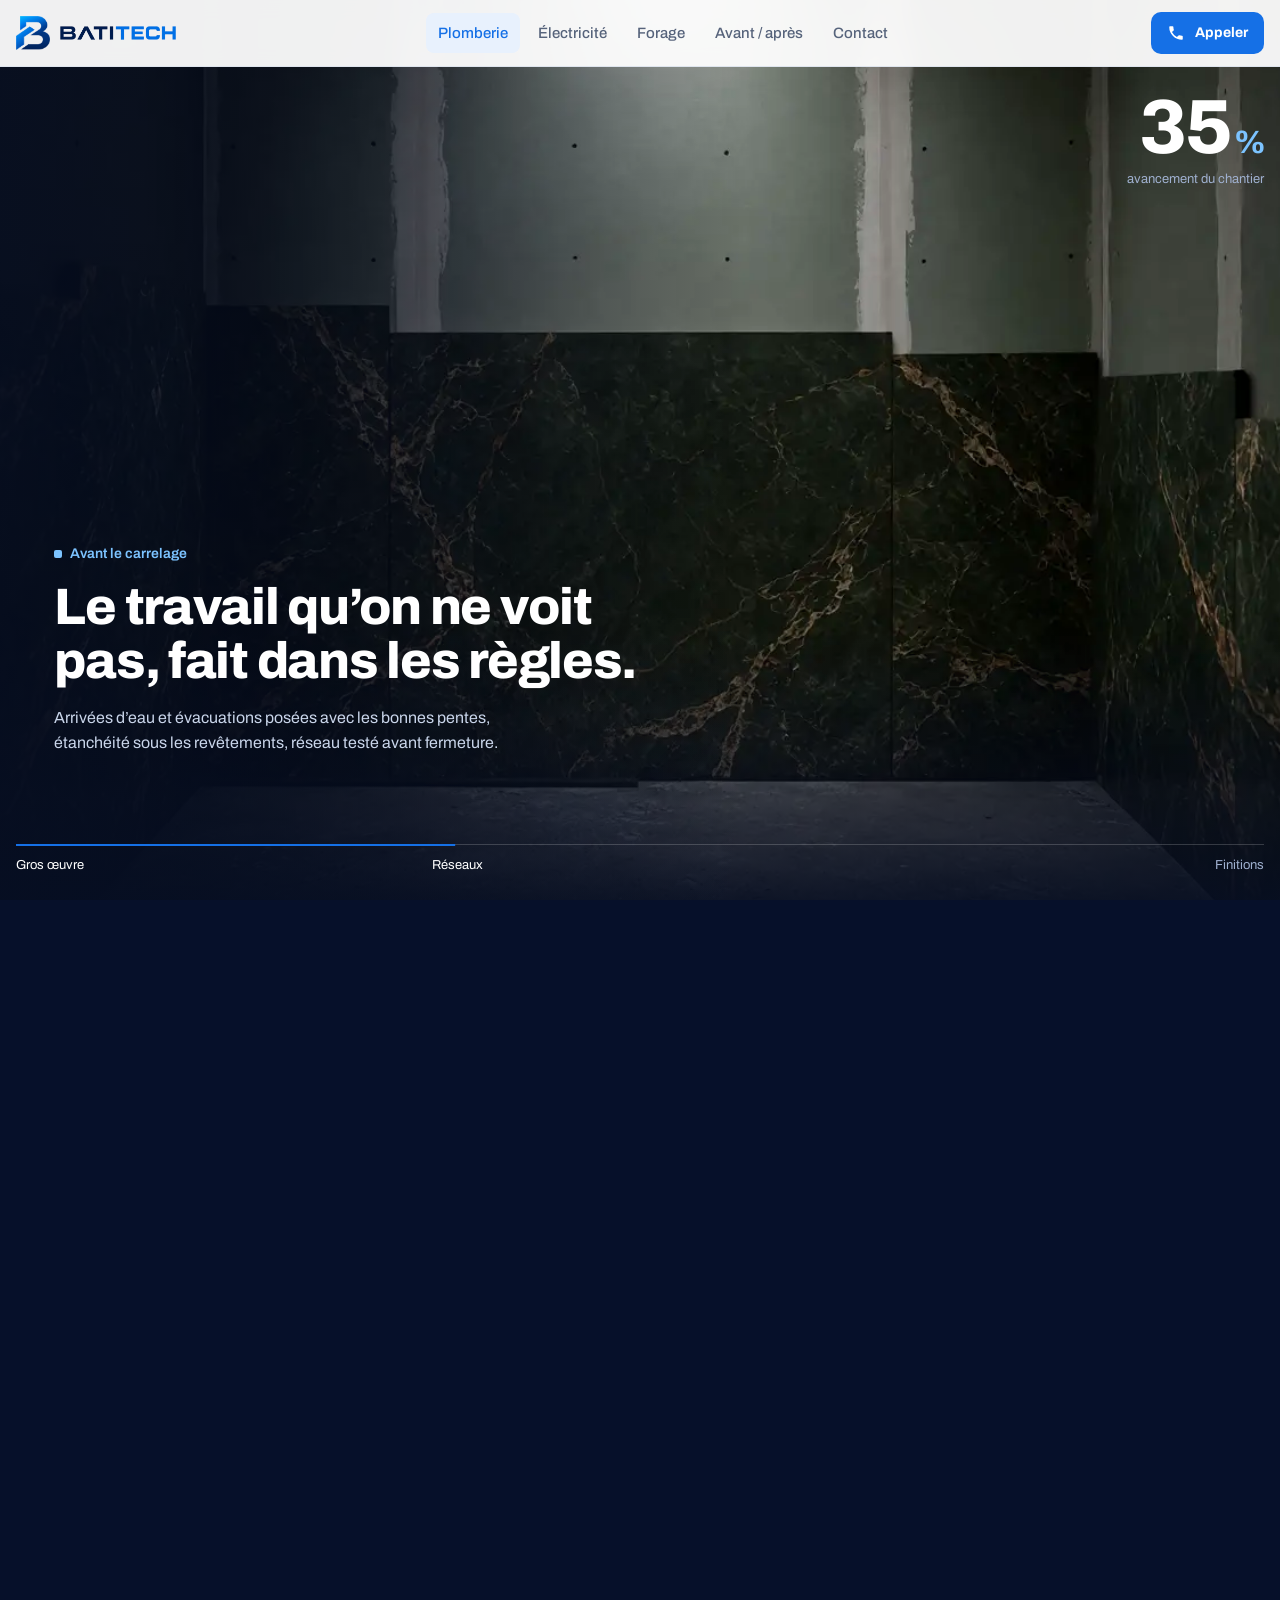
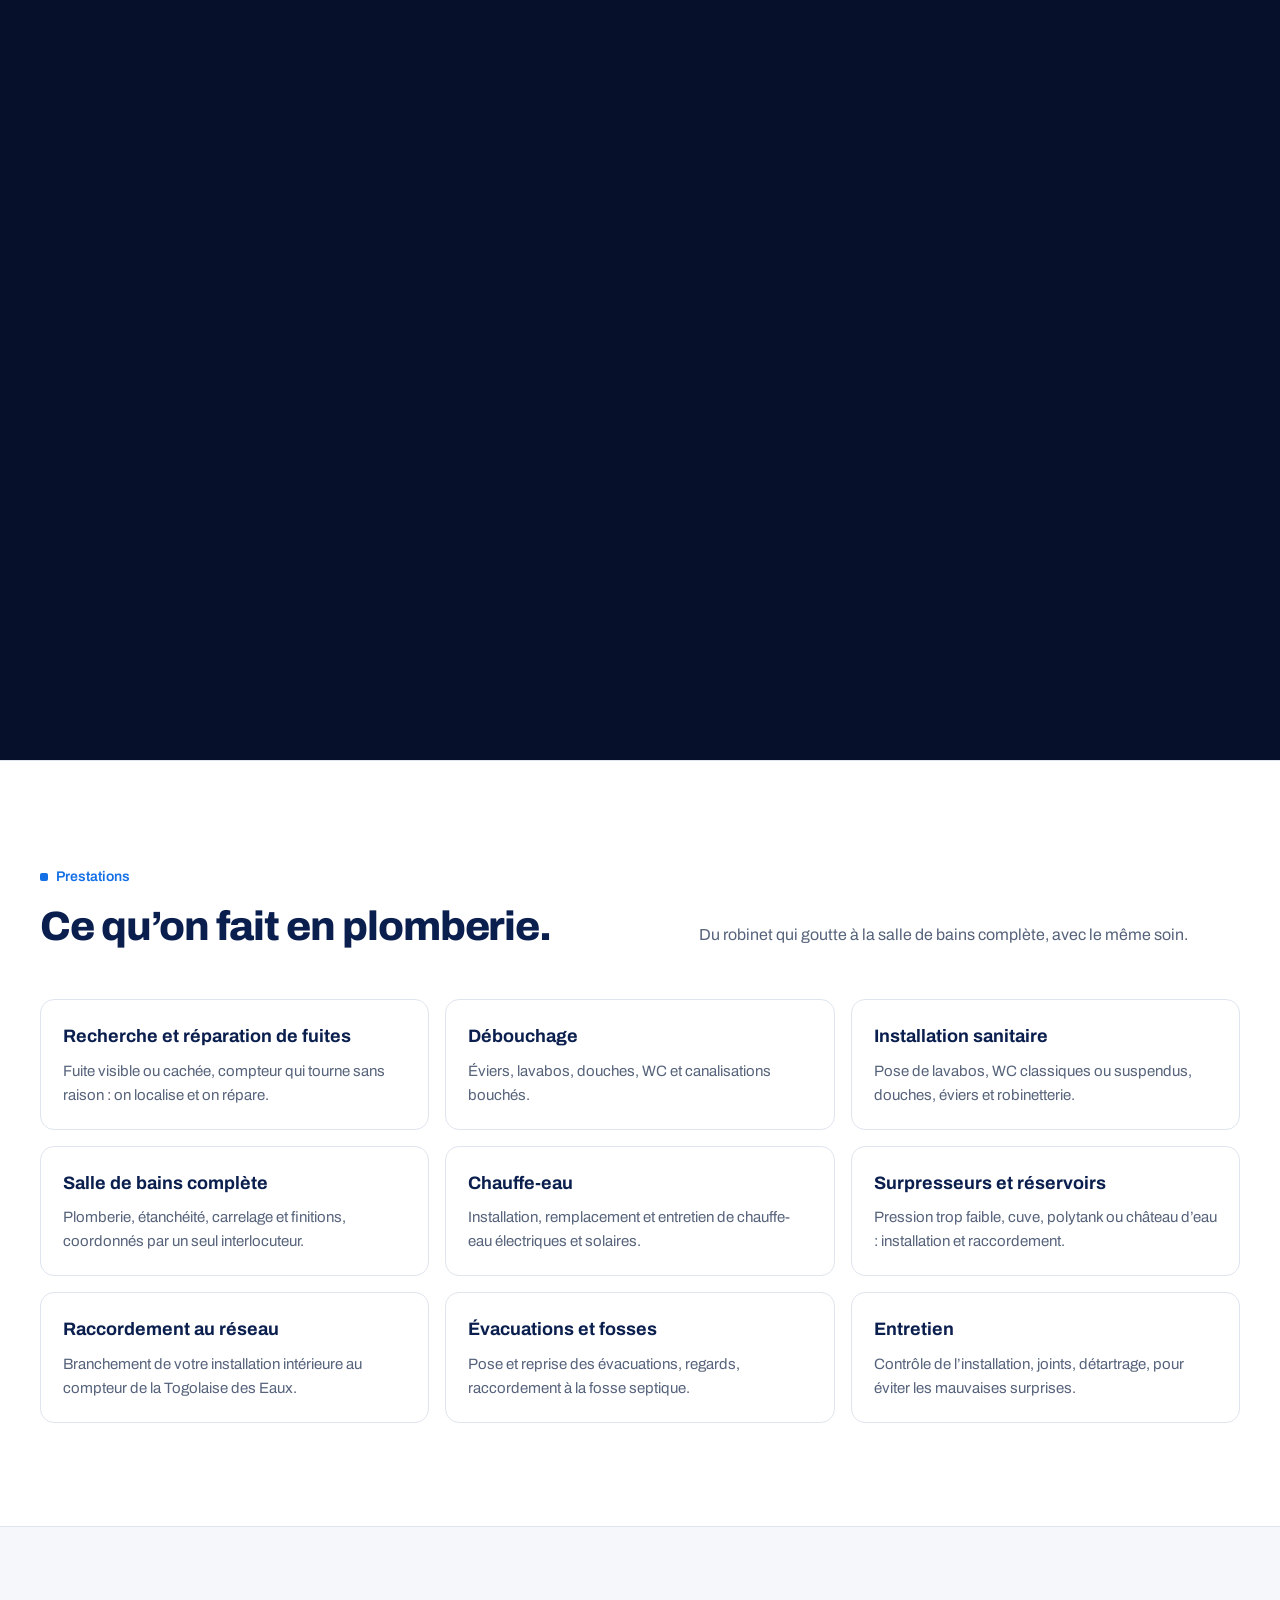
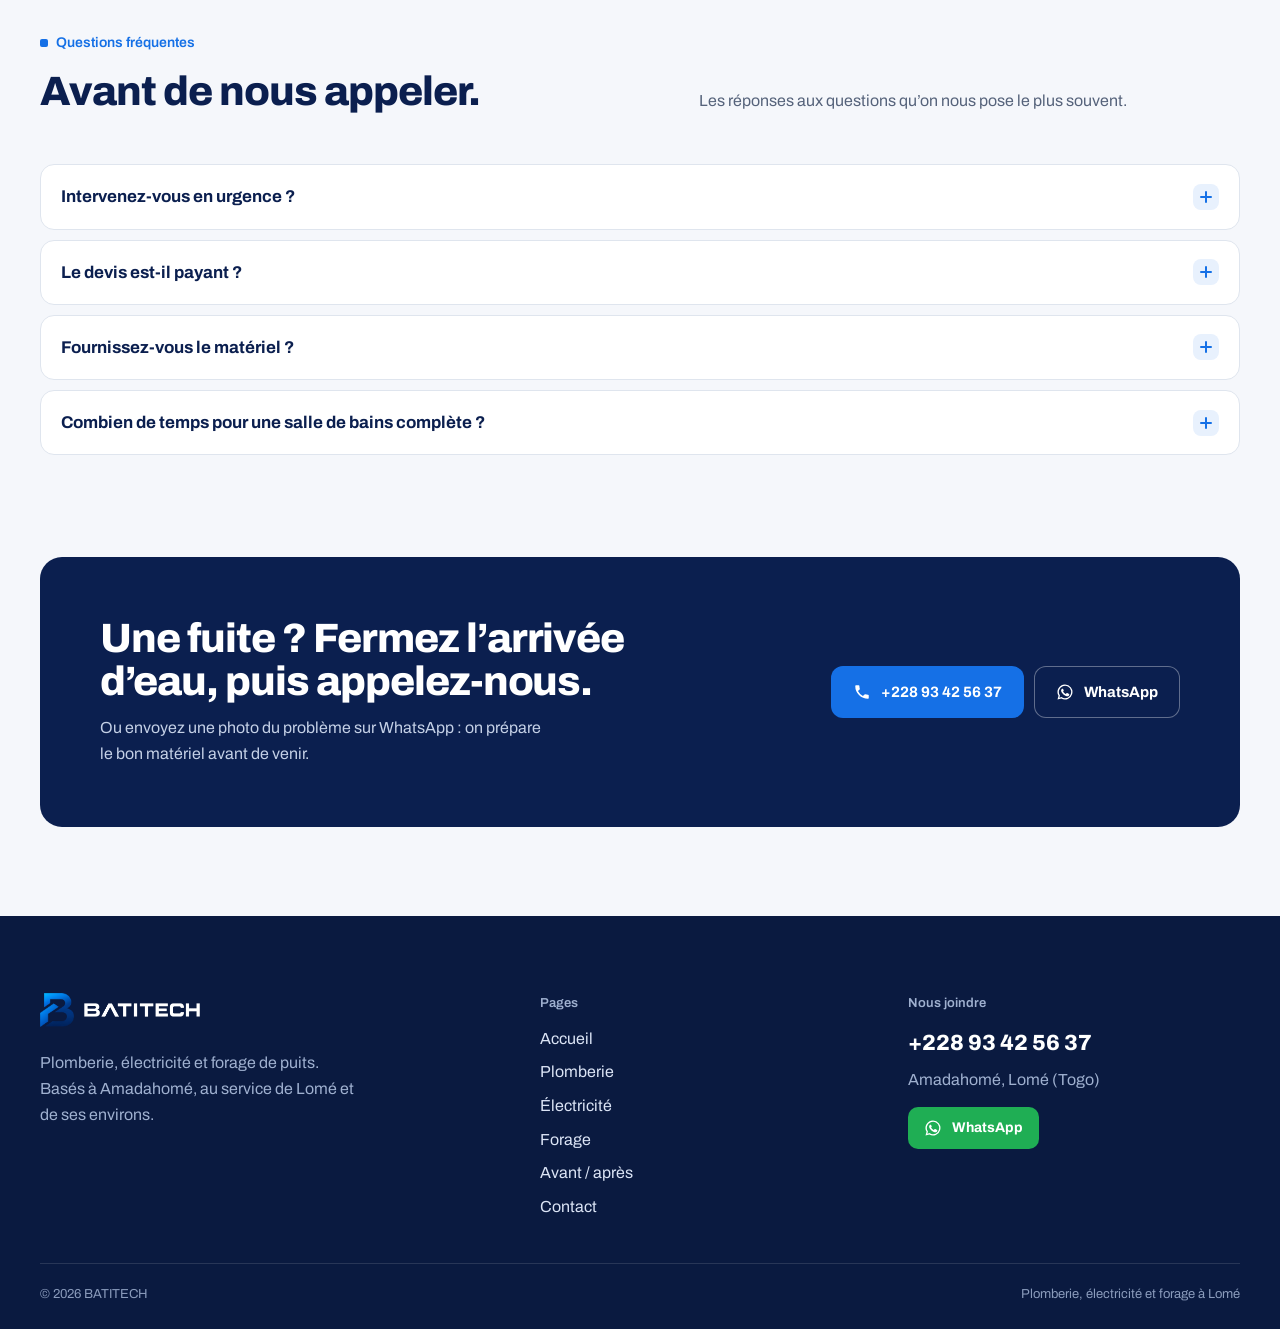
<file: plomberie.html>
<!doctype html>
<html lang="fr">
<head>
<meta charset="utf-8">
<meta name="viewport" content="width=device-width, initial-scale=1, viewport-fit=cover">
<title>Plomberie — BATITECH</title>
<meta name="description" content="Plombier à Lomé : fuites, débouchage, installations sanitaires, salles de bains complètes, chauffe-eau, surpresseurs. Devis gratuit.">
<meta name="claude:viewport-fit-sides" content="cover">
<meta name="theme-color" content="#ffffff">
<link rel="icon" type="image/png" href="assets/img/brand/favicon.png">
<link rel="preconnect" href="https://fonts.googleapis.com">
<link rel="preconnect" href="https://fonts.gstatic.com" crossorigin>
<link rel="stylesheet" href="https://fonts.googleapis.com/css2?family=Archivo:wght@400..800&display=swap">
<link rel="stylesheet" href="assets/css/style.css?v=8">
</head>
<body>
<header class="top">
  <a class="logo" href="index.html" aria-label="BATITECH, accueil"><img class="mk" src="assets/img/brand/batitech-mark.png" alt="" width="422" height="419"><img class="wd color" src="assets/img/brand/batitech-word.png" alt="BATITECH" width="893" height="108"><img class="wd white" src="assets/img/brand/batitech-word-white.png" alt="BATITECH" width="893" height="108"></a>
  <nav class="nav" aria-label="Navigation principale"><a href="plomberie.html" aria-current="page">Plomberie</a><a href="electricite.html">Électricité</a><a href="forage.html">Forage</a><a href="avant-apres.html">Avant / après</a><a href="contact.html">Contact</a></nav>
  <div class="top-actions">
    <a class="btn sm" data-tel href="#"><svg viewBox="0 0 24 24" fill="currentColor" aria-hidden="true"><path d="M6.6 10.8a15.1 15.1 0 0 0 6.6 6.6l2.2-2.2a1 1 0 0 1 1-.25 11.4 11.4 0 0 0 3.6.57 1 1 0 0 1 1 1V20a1 1 0 0 1-1 1A17 17 0 0 1 3 4a1 1 0 0 1 1-1h3.5a1 1 0 0 1 1 1c0 1.25.2 2.45.57 3.57a1 1 0 0 1-.25 1Z"/></svg><span class="t">Appeler</span></a>
    <button class="burger" type="button" aria-label="Menu" aria-expanded="false" aria-controls="menu"><i></i><i></i></button>
  </div>
</header>
<div class="menu" id="menu"><nav aria-label="Menu mobile"><a href="index.html">Accueil</a><a href="plomberie.html" aria-current="page">Plomberie</a><a href="electricite.html">Électricité</a><a href="forage.html">Forage</a><a href="avant-apres.html">Avant / après</a><a href="contact.html">Contact</a></nav>
  <div class="m-foot"><a class="btn" data-tel href="#"><svg viewBox="0 0 24 24" fill="currentColor" aria-hidden="true"><path d="M6.6 10.8a15.1 15.1 0 0 0 6.6 6.6l2.2-2.2a1 1 0 0 1 1-.25 11.4 11.4 0 0 0 3.6.57 1 1 0 0 1 1 1V20a1 1 0 0 1-1 1A17 17 0 0 1 3 4a1 1 0 0 1 1-1h3.5a1 1 0 0 1 1 1c0 1.25.2 2.45.57 3.57a1 1 0 0 1-.25 1Z"/></svg><span data-phone></span></a><a class="btn wa" data-wa="Bonjour BATITECH," href="#"><svg viewBox="0 0 24 24" fill="currentColor" aria-hidden="true"><path d="M12 2a10 10 0 0 0-8.6 15.1L2 22l5-1.3A10 10 0 1 0 12 2Zm0 18.2a8.2 8.2 0 0 1-4.2-1.2l-.3-.2-3 .8.8-2.9-.2-.3A8.2 8.2 0 1 1 12 20.2Zm4.5-6.1c-.2-.1-1.5-.7-1.7-.8s-.4-.1-.6.1-.7.8-.8 1-.3.2-.5.1a6.7 6.7 0 0 1-3.3-2.9c-.2-.4.2-.4.7-1.3a.4.4 0 0 0 0-.4l-.8-1.8c-.2-.5-.4-.4-.6-.4h-.5a1 1 0 0 0-.7.3 3 3 0 0 0-.9 2.2 5.2 5.2 0 0 0 1.1 2.8 11.9 11.9 0 0 0 4.6 4c1.7.7 2.4.8 3.2.7a2.8 2.8 0 0 0 1.8-1.3 2.3 2.3 0 0 0 .2-1.3c-.1-.1-.3-.2-.5-.3Z"/></svg>WhatsApp</a></div></div>
<main>
<section class="film" data-seq="assets/frames/sdb" data-count="99" data-focus=".5" data-zoom="1.04,1" aria-label="Salle de bains en chantier, puis terminée en marbre vert">
<div class="stage"><canvas role="img" aria-label="Salle de bains en chantier, puis terminée en marbre vert"></canvas><div class="scrim"></div><div class="counter" aria-hidden="true"><div class="n"><span data-counter>00</span><small>%</small></div><div class="l">avancement du chantier</div></div>
<div class="caps"><div class="cap first" data-from="-1" data-to="0.26">
  <p class="kicker">Plomberie et sanitaire</p><h1 class="d1" data-split>Du mur brut à la salle de bains finie.</h1><p class="lede">Création et rénovation de salles de bains, réseaux d’eau et évacuations, dépannage de fuites.</p><div class="actions"><a class="btn" data-tel href="#"><svg viewBox="0 0 24 24" fill="currentColor" aria-hidden="true"><path d="M6.6 10.8a15.1 15.1 0 0 0 6.6 6.6l2.2-2.2a1 1 0 0 1 1-.25 11.4 11.4 0 0 0 3.6.57 1 1 0 0 1 1 1V20a1 1 0 0 1-1 1A17 17 0 0 1 3 4a1 1 0 0 1 1-1h3.5a1 1 0 0 1 1 1c0 1.25.2 2.45.57 3.57a1 1 0 0 1-.25 1Z"/></svg>Appeler maintenant</a><a class="btn ghost" data-wa="Bonjour BATITECH, j'ai besoin d'une intervention." href="#"><svg viewBox="0 0 24 24" fill="currentColor" aria-hidden="true"><path d="M12 2a10 10 0 0 0-8.6 15.1L2 22l5-1.3A10 10 0 1 0 12 2Zm0 18.2a8.2 8.2 0 0 1-4.2-1.2l-.3-.2-3 .8.8-2.9-.2-.3A8.2 8.2 0 1 1 12 20.2Zm4.5-6.1c-.2-.1-1.5-.7-1.7-.8s-.4-.1-.6.1-.7.8-.8 1-.3.2-.5.1a6.7 6.7 0 0 1-3.3-2.9c-.2-.4.2-.4.7-1.3a.4.4 0 0 0 0-.4l-.8-1.8c-.2-.5-.4-.4-.6-.4h-.5a1 1 0 0 0-.7.3 3 3 0 0 0-.9 2.2 5.2 5.2 0 0 0 1.1 2.8 11.9 11.9 0 0 0 4.6 4c1.7.7 2.4.8 3.2.7a2.8 2.8 0 0 0 1.8-1.3 2.3 2.3 0 0 0 .2-1.3c-.1-.1-.3-.2-.5-.3Z"/></svg>Écrire sur WhatsApp</a></div>
</div><div class="cap" data-from="0.28" data-to="0.56">
  <p class="kicker">Avant le carrelage</p><h2 class="d1" data-split>Le travail qu’on ne voit pas, fait dans les règles.</h2><p class="lede">Arrivées d’eau et évacuations posées avec les bonnes pentes, étanchéité sous les revêtements, réseau testé avant fermeture.</p>
</div><div class="cap" data-from="0.58" data-to="0.84">
  <p class="kicker">Les finitions</p><h2 class="d1" data-split>Vasque et robinetterie posées de niveau.</h2><p class="lede">Chaque élément est choisi avec vous et raccordé proprement, sans joint qui dépasse.</p>
</div><div class="cap" data-from="0.86" data-to="2">
  <p class="kicker">La livraison</p><h2 class="d1" data-split>Livré propre, prêt à servir.</h2><div class="actions"><a class="btn" href="contact.html">Parler de mon projet<svg viewBox="0 0 24 24" fill="none" stroke="currentColor" stroke-width="2" aria-hidden="true"><path d="M4 12h15M13 6l6 6-6 6"/></svg></a></div>
</div></div>
<div class="tl" data-steps=".28,.58,.86" aria-hidden="true"><i class="fill"></i><span class="on">Gros œuvre</span><span>Réseaux</span><span>Finitions</span></div>
</div></section>
<section class="wrap sec alt"><div class="inner">
<div class="sec-head"><div><p class="kicker">Prestations</p><h2 class="d2" data-split>Ce qu’on fait en plomberie.</h2></div><p class="lede">Du robinet qui goutte à la salle de bains complète, avec le même soin.</p></div>
<div class="services"><article class="service rv"><h3>Recherche et réparation de fuites</h3><p>Fuite visible ou cachée, compteur qui tourne sans raison : on localise et on répare.</p></article><article class="service rv"><h3>Débouchage</h3><p>Éviers, lavabos, douches, WC et canalisations bouchés.</p></article><article class="service rv"><h3>Installation sanitaire</h3><p>Pose de lavabos, WC classiques ou suspendus, douches, éviers et robinetterie.</p></article><article class="service rv"><h3>Salle de bains complète</h3><p>Plomberie, étanchéité, carrelage et finitions, coordonnés par un seul interlocuteur.</p></article><article class="service rv"><h3>Chauffe-eau</h3><p>Installation, remplacement et entretien de chauffe-eau électriques et solaires.</p></article><article class="service rv"><h3>Surpresseurs et réservoirs</h3><p>Pression trop faible, cuve, polytank ou château d’eau : installation et raccordement.</p></article><article class="service rv"><h3>Raccordement au réseau</h3><p>Branchement de votre installation intérieure au compteur de la Togolaise des Eaux.</p></article><article class="service rv"><h3>Évacuations et fosses</h3><p>Pose et reprise des évacuations, regards, raccordement à la fosse septique.</p></article><article class="service rv"><h3>Entretien</h3><p>Contrôle de l’installation, joints, détartrage, pour éviter les mauvaises surprises.</p></article></div>
</div></section>
<section class="wrap sec"><div class="inner">
<div class="sec-head"><div><p class="kicker">Questions fréquentes</p><h2 class="d2" data-split>Avant de nous appeler.</h2></div><p class="lede">Les réponses aux questions qu’on nous pose le plus souvent.</p></div>
<div class="faq"><details><summary>Intervenez-vous en urgence ?<i aria-hidden="true"></i></summary><div class="a"><div><p>Oui. Appelez directement : une fuite importante ne doit pas attendre. En attendant notre arrivée, fermez le robinet général d’arrivée d’eau.</p></div></div></details><details><summary>Le devis est-il payant ?<i aria-hidden="true"></i></summary><div class="a"><div><p>Non, le devis est gratuit. On vous le remet après avoir vu le problème sur place.</p></div></div></details><details><summary>Fournissez-vous le matériel ?<i aria-hidden="true"></i></summary><div class="a"><div><p>Oui, ou on pose celui que vous avez déjà acheté. On vous conseille sur les références qui tiennent dans le temps.</p></div></div></details><details><summary>Combien de temps pour une salle de bains complète ?<i aria-hidden="true"></i></summary><div class="a"><div><p>Cela dépend de la surface et des finitions choisies. Le planning est indiqué dans le devis, avant le début du chantier.</p></div></div></details></div>
</div></section>
<section class="wrap"><div class="inner"><div class="cta rv">
  <div><h2 class="d2" data-split>Une fuite ? Fermez l’arrivée d’eau, puis appelez-nous.</h2><p>Ou envoyez une photo du problème sur WhatsApp : on prépare le bon matériel avant de venir.</p></div>
  <div class="actions"><a class="btn" data-tel href="#"><svg viewBox="0 0 24 24" fill="currentColor" aria-hidden="true"><path d="M6.6 10.8a15.1 15.1 0 0 0 6.6 6.6l2.2-2.2a1 1 0 0 1 1-.25 11.4 11.4 0 0 0 3.6.57 1 1 0 0 1 1 1V20a1 1 0 0 1-1 1A17 17 0 0 1 3 4a1 1 0 0 1 1-1h3.5a1 1 0 0 1 1 1c0 1.25.2 2.45.57 3.57a1 1 0 0 1-.25 1Z"/></svg><span data-phone></span></a><a class="btn ghost" data-wa="Bonjour BATITECH, j'ai besoin d'un devis." href="#"><svg viewBox="0 0 24 24" fill="currentColor" aria-hidden="true"><path d="M12 2a10 10 0 0 0-8.6 15.1L2 22l5-1.3A10 10 0 1 0 12 2Zm0 18.2a8.2 8.2 0 0 1-4.2-1.2l-.3-.2-3 .8.8-2.9-.2-.3A8.2 8.2 0 1 1 12 20.2Zm4.5-6.1c-.2-.1-1.5-.7-1.7-.8s-.4-.1-.6.1-.7.8-.8 1-.3.2-.5.1a6.7 6.7 0 0 1-3.3-2.9c-.2-.4.2-.4.7-1.3a.4.4 0 0 0 0-.4l-.8-1.8c-.2-.5-.4-.4-.6-.4h-.5a1 1 0 0 0-.7.3 3 3 0 0 0-.9 2.2 5.2 5.2 0 0 0 1.1 2.8 11.9 11.9 0 0 0 4.6 4c1.7.7 2.4.8 3.2.7a2.8 2.8 0 0 0 1.8-1.3 2.3 2.3 0 0 0 .2-1.3c-.1-.1-.3-.2-.5-.3Z"/></svg>WhatsApp</a></div>
</div></div></section>
</main>
<footer class="wrap foot"><div class="inner">
  <div class="foot-grid">
    <div><a class="logo" href="index.html" aria-label="BATITECH, accueil"><img class="mk" src="assets/img/brand/batitech-mark.png" alt="" width="422" height="419"><img class="wd color" src="assets/img/brand/batitech-word.png" alt="BATITECH" width="893" height="108"><img class="wd white" src="assets/img/brand/batitech-word-white.png" alt="BATITECH" width="893" height="108"></a>
      <p style="max-width:36ch;margin:16px 0 0">Plomberie, électricité et forage de puits. Basés à Amadahomé, au service de Lomé et de ses environs.</p></div>
    <div><h4>Pages</h4><ul><li><a href="index.html">Accueil</a></li><li><a href="plomberie.html">Plomberie</a></li><li><a href="electricite.html">Électricité</a></li><li><a href="forage.html">Forage</a></li><li><a href="avant-apres.html">Avant / après</a></li><li><a href="contact.html">Contact</a></li></ul></div>
    <div><h4>Nous joindre</h4><div class="phone" data-phone></div><p style="margin:6px 0 14px" data-address></p>
      <a class="btn sm wa" data-wa="Bonjour BATITECH," href="#"><svg viewBox="0 0 24 24" fill="currentColor" aria-hidden="true"><path d="M12 2a10 10 0 0 0-8.6 15.1L2 22l5-1.3A10 10 0 1 0 12 2Zm0 18.2a8.2 8.2 0 0 1-4.2-1.2l-.3-.2-3 .8.8-2.9-.2-.3A8.2 8.2 0 1 1 12 20.2Zm4.5-6.1c-.2-.1-1.5-.7-1.7-.8s-.4-.1-.6.1-.7.8-.8 1-.3.2-.5.1a6.7 6.7 0 0 1-3.3-2.9c-.2-.4.2-.4.7-1.3a.4.4 0 0 0 0-.4l-.8-1.8c-.2-.5-.4-.4-.6-.4h-.5a1 1 0 0 0-.7.3 3 3 0 0 0-.9 2.2 5.2 5.2 0 0 0 1.1 2.8 11.9 11.9 0 0 0 4.6 4c1.7.7 2.4.8 3.2.7a2.8 2.8 0 0 0 1.8-1.3 2.3 2.3 0 0 0 .2-1.3c-.1-.1-.3-.2-.5-.3Z"/></svg>WhatsApp</a></div>
  </div>
  <div class="foot-bottom"><span>© <span data-year></span> BATITECH</span><span>Plomberie, électricité et forage à Lomé</span></div>
</div></footer>
<a class="wa-float" data-wa="Bonjour BATITECH," href="#" aria-label="Écrire sur WhatsApp"><svg viewBox="0 0 24 24" fill="currentColor" aria-hidden="true"><path d="M12 2a10 10 0 0 0-8.6 15.1L2 22l5-1.3A10 10 0 1 0 12 2Zm0 18.2a8.2 8.2 0 0 1-4.2-1.2l-.3-.2-3 .8.8-2.9-.2-.3A8.2 8.2 0 1 1 12 20.2Zm4.5-6.1c-.2-.1-1.5-.7-1.7-.8s-.4-.1-.6.1-.7.8-.8 1-.3.2-.5.1a6.7 6.7 0 0 1-3.3-2.9c-.2-.4.2-.4.7-1.3a.4.4 0 0 0 0-.4l-.8-1.8c-.2-.5-.4-.4-.6-.4h-.5a1 1 0 0 0-.7.3 3 3 0 0 0-.9 2.2 5.2 5.2 0 0 0 1.1 2.8 11.9 11.9 0 0 0 4.6 4c1.7.7 2.4.8 3.2.7a2.8 2.8 0 0 0 1.8-1.3 2.3 2.3 0 0 0 .2-1.3c-.1-.1-.3-.2-.5-.3Z"/></svg></a>
<script src="assets/js/config.js?v=8"></script>
<script src="assets/js/main.js?v=8"></script>
</body>
</html>
</file>
<file: assets/css/style.css>
/* =====================================================================
   BATITECH — feuille de style (v2, sobre)
   Une seule ambiance : fond clair, texte marine, bleu du logo en accent.
   Le marine plein n'est utilisé que pour l'appel à l'action et le pied.
   Mouvement : titres qui montent mot par mot, léger fondu des blocs,
   et séquences « avant → après » dans des cadres sur les pages métiers.
   ===================================================================== */
:root{
  --bg:#f5f7fb;
  --surface:#ffffff;
  --navy:#0b1f4f;
  --text:#0b1f4f;
  --muted:#56637b;
  --line:#dfe5ee;
  --blue:#1570e6;
  --blue-dark:#0f5bc0;
  --blue-soft:#e8f1fd;
  --night:#0a1a40;
  --f:"Archivo", "Arial", system-ui, sans-serif;
  --gl:max(16px, env(safe-area-inset-left, 0px));
  --gr:max(16px, env(safe-area-inset-right, 0px));
  --radius:18px;
  --shadow:0 18px 40px -24px rgba(11,31,79,.35);
  --ease:cubic-bezier(.77,0,.18,1);
  --ease-out:cubic-bezier(.16,1,.3,1);
  color-scheme:light;
}
*{box-sizing:border-box}
html{-webkit-text-size-adjust:100%;scroll-padding-top:90px}
body{margin:0;background:var(--bg);color:var(--text);font-family:var(--f);font-size:16px;line-height:1.6;-webkit-font-smoothing:antialiased;overflow-x:hidden}
body::before{content:"";position:fixed;inset:0 0 auto;height:env(safe-area-inset-top,0px);z-index:70;background:#fff}
img{max-width:100%;display:block}
a{color:inherit}
:focus-visible{outline:2px solid var(--blue);outline-offset:3px;border-radius:4px}
::selection{background:var(--blue);color:#fff}
html.lock,html.lock body{overflow:hidden}

/* ---------- Typo ---------- */
.d1,.d2,.d3{margin:0;font-weight:800;letter-spacing:-.025em;line-height:1.05;text-wrap:balance;color:var(--navy)}
.d1{font-size:clamp(2.1rem,4vw,3.5rem)}
.d2{font-size:clamp(1.8rem,3.2vw,2.8rem)}
.d3{font-size:clamp(1.25rem,1.6vw,1.45rem);line-height:1.2}
.hl{color:var(--blue)}
.kicker{display:inline-flex;align-items:center;gap:8px;margin:0 0 16px;font-size:14px;font-weight:600;color:var(--blue)}
.kicker::before{content:"";width:8px;height:8px;border-radius:2px;background:var(--blue)}
.lede{margin:0;max-width:56ch;color:var(--muted);font-size:clamp(16px,1.2vw,18px)}
.muted{color:var(--muted)}

/* ---------- Boutons ---------- */
.btn{display:inline-flex;align-items:center;gap:10px;border:0;cursor:pointer;font-family:inherit;font-weight:700;font-size:15px;padding:14px 22px;border-radius:12px;background:var(--blue);color:#fff;text-decoration:none;white-space:nowrap;transition:background .2s,transform .2s}
.btn:hover{background:var(--blue-dark)}
.btn:active{transform:translateY(1px)}
.btn svg{width:18px;height:18px;flex:none}
.btn.ghost{background:var(--surface);color:var(--navy);box-shadow:inset 0 0 0 1px var(--line)}
.btn.ghost:hover{box-shadow:inset 0 0 0 1px var(--navy)}
.btn.wa{background:#1fae54}
.btn.wa:hover{background:#178c43}
.btn.sm{padding:10px 16px;font-size:14px;border-radius:10px}

/* ---------- Logo ---------- */
.logo{display:inline-flex;align-items:center;gap:10px;text-decoration:none;line-height:1}
.logo .mk{width:34px;height:auto;flex:none}
.logo .wd{height:14px;width:auto}
.logo .wd.white{display:none}
.foot .logo .wd.color{display:none}
.foot .logo .wd.white{display:block}

/* ---------- En-tête ---------- */
.top{position:fixed;top:env(safe-area-inset-top,0px);left:0;right:0;z-index:60;padding-left:var(--gl);padding-right:var(--gr);padding-block:12px;display:flex;align-items:center;justify-content:space-between;gap:20px;background:rgba(255,255,255,.94);backdrop-filter:blur(10px);-webkit-backdrop-filter:blur(10px);border-bottom:1px solid var(--line)}
.nav{display:flex;align-items:center;gap:6px;font-size:15px;font-weight:500}
.nav a{text-decoration:none;color:var(--muted);padding:8px 12px;border-radius:8px;transition:color .2s,background .2s}
.nav a:hover{color:var(--navy);background:var(--bg)}
.nav a[aria-current="page"]{color:var(--blue);background:var(--blue-soft)}
.top-actions{display:flex;align-items:center;gap:10px}
.burger{display:none;width:44px;height:44px;border-radius:10px;border:1px solid var(--line);background:#fff;color:var(--navy);cursor:pointer;position:relative}
.burger i{position:absolute;left:12px;right:12px;height:2px;background:currentColor;transition:transform .35s var(--ease),top .35s var(--ease)}
.burger i:nth-child(1){top:16px}.burger i:nth-child(2){top:25px}
.burger[aria-expanded="true"] i:nth-child(1){top:20px;transform:rotate(45deg)}
.burger[aria-expanded="true"] i:nth-child(2){top:20px;transform:rotate(-45deg)}
@media (max-width:1000px){.nav{display:none}.burger{display:block}.top-actions .btn .t{display:none}.top-actions .btn{padding:12px}}
@media (max-width:400px){.logo .wd{height:12px}.logo .mk{width:30px}}

.menu{position:fixed;inset:0;z-index:55;background:#fff;padding:calc(90px + env(safe-area-inset-top,0px)) var(--gr) calc(28px + env(safe-area-inset-bottom,0px)) var(--gl);display:flex;flex-direction:column;justify-content:space-between;opacity:0;visibility:hidden;transition:opacity .3s,visibility .3s}
.menu.open{opacity:1;visibility:visible}
.menu nav{display:grid}
.menu nav a{text-decoration:none;font-weight:700;font-size:24px;padding:14px 0;border-bottom:1px solid var(--line)}
.menu nav a[aria-current="page"]{color:var(--blue)}
.menu .m-foot{display:grid;gap:12px}
.menu .m-foot .btn{justify-content:center}

/* ---------- Mise en page ---------- */
.wrap{padding-left:var(--gl);padding-right:var(--gr)}
.inner{max-width:1200px;margin-inline:auto}
.sec{padding-block:clamp(64px,8vw,110px)}
.sec.alt{background:var(--surface);border-block:1px solid var(--line)}
.sec-head{display:grid;grid-template-columns:minmax(0,1.1fr) minmax(0,1fr);gap:16px clamp(24px,5vw,72px);align-items:end;margin-bottom:clamp(32px,4vw,52px)}
@media (max-width:820px){.sec-head{grid-template-columns:1fr}}
.page-hero{padding-top:calc(130px + env(safe-area-inset-top,0px));padding-bottom:clamp(36px,4vw,56px)}

/* ---------- Accueil : hero ---------- */
.hero{padding-top:calc(110px + env(safe-area-inset-top,0px));padding-bottom:clamp(48px,6vw,80px)}
.hero-grid{display:grid;grid-template-columns:minmax(0,1.1fr) minmax(0,1fr);gap:clamp(28px,5vw,64px);align-items:center}
.hero .lede{margin-top:20px}
.actions{display:flex;flex-wrap:wrap;gap:10px;margin-top:28px}
.facts{display:flex;flex-wrap:wrap;gap:10px 22px;margin:28px 0 0;padding:0;list-style:none;font-size:14px;color:var(--muted)}
.facts li{display:flex;align-items:center;gap:8px}
.facts svg{width:18px;height:18px;color:var(--blue);flex:none}
.mosaic{display:grid;grid-template-columns:1.15fr 1fr;grid-template-rows:1fr 1fr;gap:12px;aspect-ratio:1/0.92;min-height:0}
.mosaic figure{margin:0;position:relative;border-radius:var(--radius);overflow:hidden;background:var(--night);box-shadow:var(--shadow)}
.mosaic figure:first-child{grid-row:1/3}
.mosaic img{position:absolute;inset:0;width:100%;height:100%;object-fit:cover}
.mosaic figcaption{position:absolute;left:12px;bottom:12px;background:rgba(255,255,255,.95);color:var(--navy);font-size:13px;font-weight:700;padding:6px 12px;border-radius:999px}
@media (max-width:900px){.hero-grid{grid-template-columns:1fr}.mosaic{aspect-ratio:4/3.4}}

/* ---------- Cartes métiers ---------- */
.trades{display:grid;grid-template-columns:repeat(3,minmax(0,1fr));gap:18px}
.trade{background:var(--surface);border:1px solid var(--line);border-radius:var(--radius);overflow:hidden;display:flex;flex-direction:column;text-decoration:none;transition:box-shadow .3s,transform .3s var(--ease-out)}
.trade:hover{box-shadow:var(--shadow);transform:translateY(-3px)}
.trade .pic{aspect-ratio:16/10;overflow:hidden;background:var(--night)}
.trade .pic img{width:100%;height:100%;object-fit:cover;transition:transform .8s var(--ease-out)}
.trade:hover .pic img{transform:scale(1.04)}
.trade .body{padding:22px 22px 24px;display:grid;gap:12px;flex:1}
.trade .body>p{margin:0;color:var(--muted);font-size:15px}
.trade ul{margin:0;padding:0;list-style:none;display:grid;gap:6px;font-size:15px}
.trade ul li{display:flex;gap:10px;align-items:baseline}
.trade ul li::before{content:"";width:6px;height:6px;border-radius:50%;background:var(--blue);flex:none;transform:translateY(-2px)}
.trade .go{margin-top:auto;padding-top:14px;border-top:1px solid var(--line);color:var(--blue);font-weight:700;font-size:15px;display:flex;align-items:center;justify-content:space-between}
.trade .go svg{width:20px;height:20px;transition:transform .3s var(--ease-out)}
.trade:hover .go svg{transform:translateX(4px)}
@media (max-width:900px){.trades{grid-template-columns:1fr}}

/* ---------- Étapes (vraie séquence) ---------- */
.steps{display:grid;grid-template-columns:repeat(var(--n,4),minmax(0,1fr));gap:16px;margin:0;padding:0;list-style:none}
.step{background:var(--surface);border:1px solid var(--line);border-radius:14px;padding:22px;min-width:0}
.step .num{width:36px;height:36px;border-radius:10px;background:var(--blue-soft);color:var(--blue);display:grid;place-items:center;font-weight:800;font-size:15px;font-variant-numeric:tabular-nums}
.step h3{margin:16px 0 6px;font-size:18px}
.step p{margin:0;color:var(--muted);font-size:15px}
@media (max-width:980px){.steps{grid-template-columns:1fr 1fr}}
@media (max-width:540px){.steps{grid-template-columns:1fr}}

/* ---------- Zone ---------- */
.zone{display:grid;grid-template-columns:minmax(0,1fr) minmax(0,1.1fr);gap:clamp(28px,5vw,72px);align-items:center}
.zone .lede{margin-top:16px}
.zone ul{list-style:none;margin:0;padding:0;display:flex;flex-wrap:wrap;gap:8px}
.zone li{border:1px solid var(--line);background:var(--surface);border-radius:999px;padding:7px 14px;font-size:14px}
.zone li.home{background:var(--navy);color:#fff;border-color:var(--navy);font-weight:600}
@media (max-width:820px){.zone{grid-template-columns:1fr}}

/* ---------- Films plein écran pilotés par le scroll ---------- */
.film{position:relative;height:440vh;background:#06102a;color:#fff}
.film .stage{position:sticky;top:0;height:100vh;height:100svh;overflow:hidden;background:#06102a}
.film canvas{position:absolute;inset:0;width:100%;height:100%;display:block}
.scrim{position:absolute;inset:0;pointer-events:none;background:linear-gradient(90deg,rgba(6,14,34,.86) 0%,rgba(6,14,34,.5) 32%,rgba(6,14,34,0) 58%),linear-gradient(0deg,rgba(6,14,34,.9) 0%,rgba(6,14,34,0) 30%)}
.caps{position:absolute;left:var(--gl);right:var(--gr);bottom:clamp(96px,16vh,170px);max-width:700px;padding-left:clamp(0px,3vw,52px)}
.cap{position:absolute;left:0;right:0;bottom:0;padding-left:inherit;opacity:0;visibility:hidden}
.cap.first{opacity:1;visibility:visible}
.film .kicker{color:#7cc3ff}
.film .kicker::before{background:#7cc3ff}
.film .d1{color:#fff}
.film .lede{color:#c9d5ea;margin-top:16px}
.film .btn.ghost{background:transparent;color:#fff;box-shadow:inset 0 0 0 1px rgba(255,255,255,.4)}
.film .btn.ghost:hover{box-shadow:inset 0 0 0 1px #fff}
.tl{position:absolute;left:var(--gl);right:var(--gr);bottom:calc(24px + env(safe-area-inset-bottom,0px));display:grid;grid-auto-flow:column;grid-auto-columns:1fr;font-size:13px;color:#9fb0cf}
.tl span{padding-top:10px;border-top:1px solid rgba(255,255,255,.18);transition:color .3s}
.tl span.on{color:#fff}
.tl span:last-of-type{text-align:right}
.tl .fill{position:absolute;left:0;top:0;height:2px;width:100%;background:var(--blue);transform-origin:left;transform:scaleX(0)}
.counter{position:absolute;top:calc(90px + env(safe-area-inset-top,0px));right:var(--gr);text-align:right;line-height:1}
.counter .n{font-weight:800;font-size:clamp(2.8rem,6vw,5.2rem);font-variant-numeric:tabular-nums;letter-spacing:-.03em}
.counter .n small{color:#7cc3ff;font-size:.42em;margin-left:4px}
.counter .l{font-size:13px;color:#9fb0cf;margin-top:6px}
/* Mobile : l'image reste nette en bandeau, le texte passe dessous */
@media (max-width:700px){
  .film{--band:min(96vw,50svh)}
  .film canvas,.film .scrim{top:calc(64px + env(safe-area-inset-top,0px));bottom:auto;height:var(--band)}
  .film .scrim{background:linear-gradient(0deg,#06102a 0%,rgba(6,16,42,0) 38%)}
  .caps{top:calc(64px + env(safe-area-inset-top,0px) + var(--band) - 12px);bottom:auto}
  .cap{bottom:auto;top:0}
  .film .d1{font-size:clamp(1.65rem,7vw,2.1rem)}
  .film .lede{font-size:15px;margin-top:12px}
  .film .kicker{margin-bottom:10px}
  .film .actions{margin-top:18px}
  .film .actions .btn{padding:12px 18px;font-size:14px}
  .counter{top:calc(76px + env(safe-area-inset-top,0px))}
  .counter .n{font-size:2.4rem}
}
@media (max-width:700px) and (max-height:700px){.film .lede,.film .btn.ghost{display:none}}

/* ---------- Prestations ---------- */
.services{display:grid;grid-template-columns:repeat(3,minmax(0,1fr));gap:16px}
.service{background:var(--surface);border:1px solid var(--line);border-radius:14px;padding:22px;display:grid;gap:8px;align-content:start;min-width:0}
.service h3{margin:0;font-size:18px}
.service p{margin:0;color:var(--muted);font-size:15px}
@media (max-width:900px){.services{grid-template-columns:1fr 1fr}}
@media (max-width:560px){.services{grid-template-columns:1fr}}

/* ---------- FAQ ---------- */
.faq{display:grid;gap:10px}
.faq details{background:var(--surface);border:1px solid var(--line);border-radius:14px;padding:0 20px}
.faq summary{list-style:none;cursor:pointer;display:flex;justify-content:space-between;align-items:center;gap:20px;padding:18px 0;font-weight:700;font-size:17px}
.faq summary::-webkit-details-marker{display:none}
.faq summary i{width:26px;height:26px;flex:none;border-radius:8px;background:var(--blue-soft);color:var(--blue);position:relative}
.faq summary i::before,.faq summary i::after{content:"";position:absolute;left:7px;right:7px;top:12px;height:2px;background:currentColor;border-radius:2px}
.faq summary i::after{transform:rotate(90deg);transition:transform .3s var(--ease)}
.faq details[open] summary i::after{transform:rotate(0)}
.faq .a{display:grid;grid-template-rows:0fr;transition:grid-template-rows .35s var(--ease)}
.faq details[open] .a{grid-template-rows:1fr}
.faq .a>div{overflow:hidden}
.faq .a p{margin:0 0 18px;color:var(--muted);max-width:72ch}

/* ---------- Avant / après ---------- */
.ba-grid{display:grid;grid-template-columns:repeat(2,minmax(0,1fr));gap:20px}
.ba{margin:0;display:grid;gap:12px}
.ba-frame{position:relative;aspect-ratio:16/9;border-radius:var(--radius);overflow:hidden;background:var(--night);--x:50%;touch-action:pan-y;box-shadow:var(--shadow)}
.ba-frame img{position:absolute;inset:0;width:100%;height:100%;object-fit:cover}
.ba-frame .after{clip-path:inset(0 0 0 var(--x))}
.ba-frame .handle{position:absolute;top:0;bottom:0;left:var(--x);width:2px;background:#fff;transform:translateX(-1px);pointer-events:none}
.ba-frame .handle::after{content:"";position:absolute;top:50%;left:50%;width:42px;height:42px;border-radius:50%;background:#fff;transform:translate(-50%,-50%);box-shadow:0 4px 14px rgba(0,0,0,.3)}
.ba-frame .handle b{position:absolute;top:50%;left:50%;transform:translate(-50%,-50%);z-index:1;color:var(--navy);font-size:15px;line-height:1;letter-spacing:-2px}
.ba-frame input{position:absolute;inset:0;width:100%;height:100%;opacity:0;cursor:ew-resize;margin:0}
.ba-frame .tag{position:absolute;top:12px;font-size:12px;font-weight:700;padding:5px 10px;border-radius:999px;background:rgba(255,255,255,.95);color:var(--navy);pointer-events:none}
.ba-frame .tag.l{left:12px}.ba-frame .tag.r{right:12px;background:var(--blue);color:#fff}
.ba-frame:has(input:focus-visible){outline:2px solid var(--blue);outline-offset:3px}
.ba figcaption{display:flex;justify-content:space-between;gap:16px;flex-wrap:wrap}
.ba figcaption b{font-size:17px}
.ba figcaption span{color:var(--muted);font-size:14px}
.note{border:1px dashed var(--line);border-radius:12px;padding:14px 18px;color:var(--muted);font-size:14px;margin-top:24px;background:var(--surface)}
@media (max-width:820px){.ba-grid{grid-template-columns:1fr}}

/* ---------- Contact ---------- */
.contact{display:grid;grid-template-columns:minmax(0,1fr) minmax(0,1.15fr);gap:clamp(28px,5vw,72px);align-items:start}
.c-card{display:grid;gap:20px}
.c-line{display:grid;gap:4px;padding-bottom:20px;border-bottom:1px solid var(--line)}
.c-line small{color:var(--muted);font-size:13px}
.c-line .big{font-weight:800;font-size:clamp(1.7rem,3vw,2.4rem);line-height:1.1;user-select:all;font-variant-numeric:tabular-nums;white-space:nowrap}
.c-line .row{display:flex;flex-wrap:wrap;gap:10px;margin-top:10px}
form.cf{background:var(--surface);border:1px solid var(--line);box-shadow:var(--shadow);border-radius:var(--radius);padding:clamp(22px,3vw,34px);display:grid;gap:16px}
.field{display:grid;gap:7px;min-width:0}
.field label{font-size:14px;font-weight:600}
.field input,.field select,.field textarea{width:100%;font:inherit;font-size:16px;color:var(--text);background:var(--bg);border:1px solid var(--line);border-radius:10px;padding:13px 14px;transition:border-color .2s,background .2s}
.field textarea{min-height:120px;resize:vertical}
.field input:focus,.field select:focus,.field textarea:focus{outline:none;border-color:var(--blue);background:#fff}
.two{display:grid;grid-template-columns:1fr 1fr;gap:16px}
.chips{display:flex;flex-wrap:wrap;gap:8px}
.chips label{position:relative;cursor:pointer}
.chips input{position:absolute;opacity:0;pointer-events:none}
.chips span{display:inline-block;border:1px solid var(--line);border-radius:999px;padding:9px 15px;font-size:14px;background:#fff;transition:background .2s,color .2s,border-color .2s}
.chips input:checked+span{background:var(--blue);color:#fff;border-color:var(--blue);font-weight:600}
.chips input:focus-visible+span{outline:2px solid var(--blue);outline-offset:2px}
.form-msg{font-size:14px;color:var(--muted);min-height:1.5em;margin:0}
.form-msg.ok{color:var(--blue)}
.form-msg.err{color:#c62f22}
@media (max-width:900px){.contact{grid-template-columns:1fr}}
@media (max-width:520px){.two{grid-template-columns:1fr}}

/* ---------- Appel à l'action + pied ---------- */
.cta{background:var(--navy);color:#fff;border-radius:22px;padding:clamp(28px,5vw,60px);display:grid;grid-template-columns:minmax(0,1.3fr) auto;gap:24px;align-items:center}
.cta .d2{color:#fff}
.cta p{margin:12px 0 0;color:#c4d0e6;max-width:50ch}
.cta .actions{margin:0}
.cta .btn.ghost{background:transparent;color:#fff;box-shadow:inset 0 0 0 1px rgba(255,255,255,.35)}
.cta .btn.ghost:hover{box-shadow:inset 0 0 0 1px #fff}
@media (max-width:820px){.cta{grid-template-columns:1fr}}
.foot{background:var(--night);color:#dbe4f5;padding-block:clamp(48px,6vw,80px) calc(24px + env(safe-area-inset-bottom,0px));margin-top:clamp(56px,7vw,96px)}
.foot-grid{display:grid;grid-template-columns:1.4fr 1fr 1fr;gap:36px}
.foot p{color:#9fb0cf}
.foot h4{margin:0 0 12px;font-size:13px;color:#9fb0cf;font-weight:600}
.foot ul{list-style:none;margin:0;padding:0;display:grid;gap:8px}
.foot ul a{text-decoration:none}
.foot ul a:hover{color:#fff;text-decoration:underline}
.foot .phone{font-weight:800;font-size:22px;color:#fff;user-select:all;white-space:nowrap}
.foot-bottom{display:flex;flex-wrap:wrap;justify-content:space-between;gap:12px;margin-top:44px;padding-top:20px;border-top:1px solid rgba(255,255,255,.12);color:#8a9bbb;font-size:13px}
@media (max-width:820px){.foot-grid{grid-template-columns:1fr 1fr}.foot-grid>div:first-child{grid-column:1/-1}}
@media (max-width:480px){.foot-grid{grid-template-columns:1fr}}

/* WhatsApp flottant : se retire quand le pied de page est visible */
.wa-float{position:fixed;right:calc(16px + env(safe-area-inset-right,0px));bottom:calc(16px + env(safe-area-inset-bottom,0px));z-index:50;width:54px;height:54px;border-radius:50%;background:#1fae54;color:#fff;display:grid;place-items:center;box-shadow:0 8px 24px rgba(11,31,79,.3);transition:transform .3s var(--ease-out),opacity .3s}
.wa-float svg{width:28px;height:28px}
.wa-float.off{opacity:0;transform:scale(.6);pointer-events:none}

/* ---------- Mouvement ---------- */
.w{display:inline-block;overflow:hidden;vertical-align:top;padding-bottom:.08em;margin-bottom:-.08em}
.w>span{display:inline-block;transition:transform .9s var(--ease-out);transition-delay:calc(var(--i,0) * 40ms)}
.split-wait .w>span{transform:translateY(105%)}
.rv{transition:transform .8s var(--ease-out),opacity .8s var(--ease-out)}
.rv.pending{opacity:0;transform:translateY(24px)}

@media (prefers-reduced-motion:reduce){
  *,*::before,*::after{animation-duration:.01ms!important;animation-iteration-count:1!important;transition-duration:.01ms!important;transition-delay:0s!important}
}
</file>
